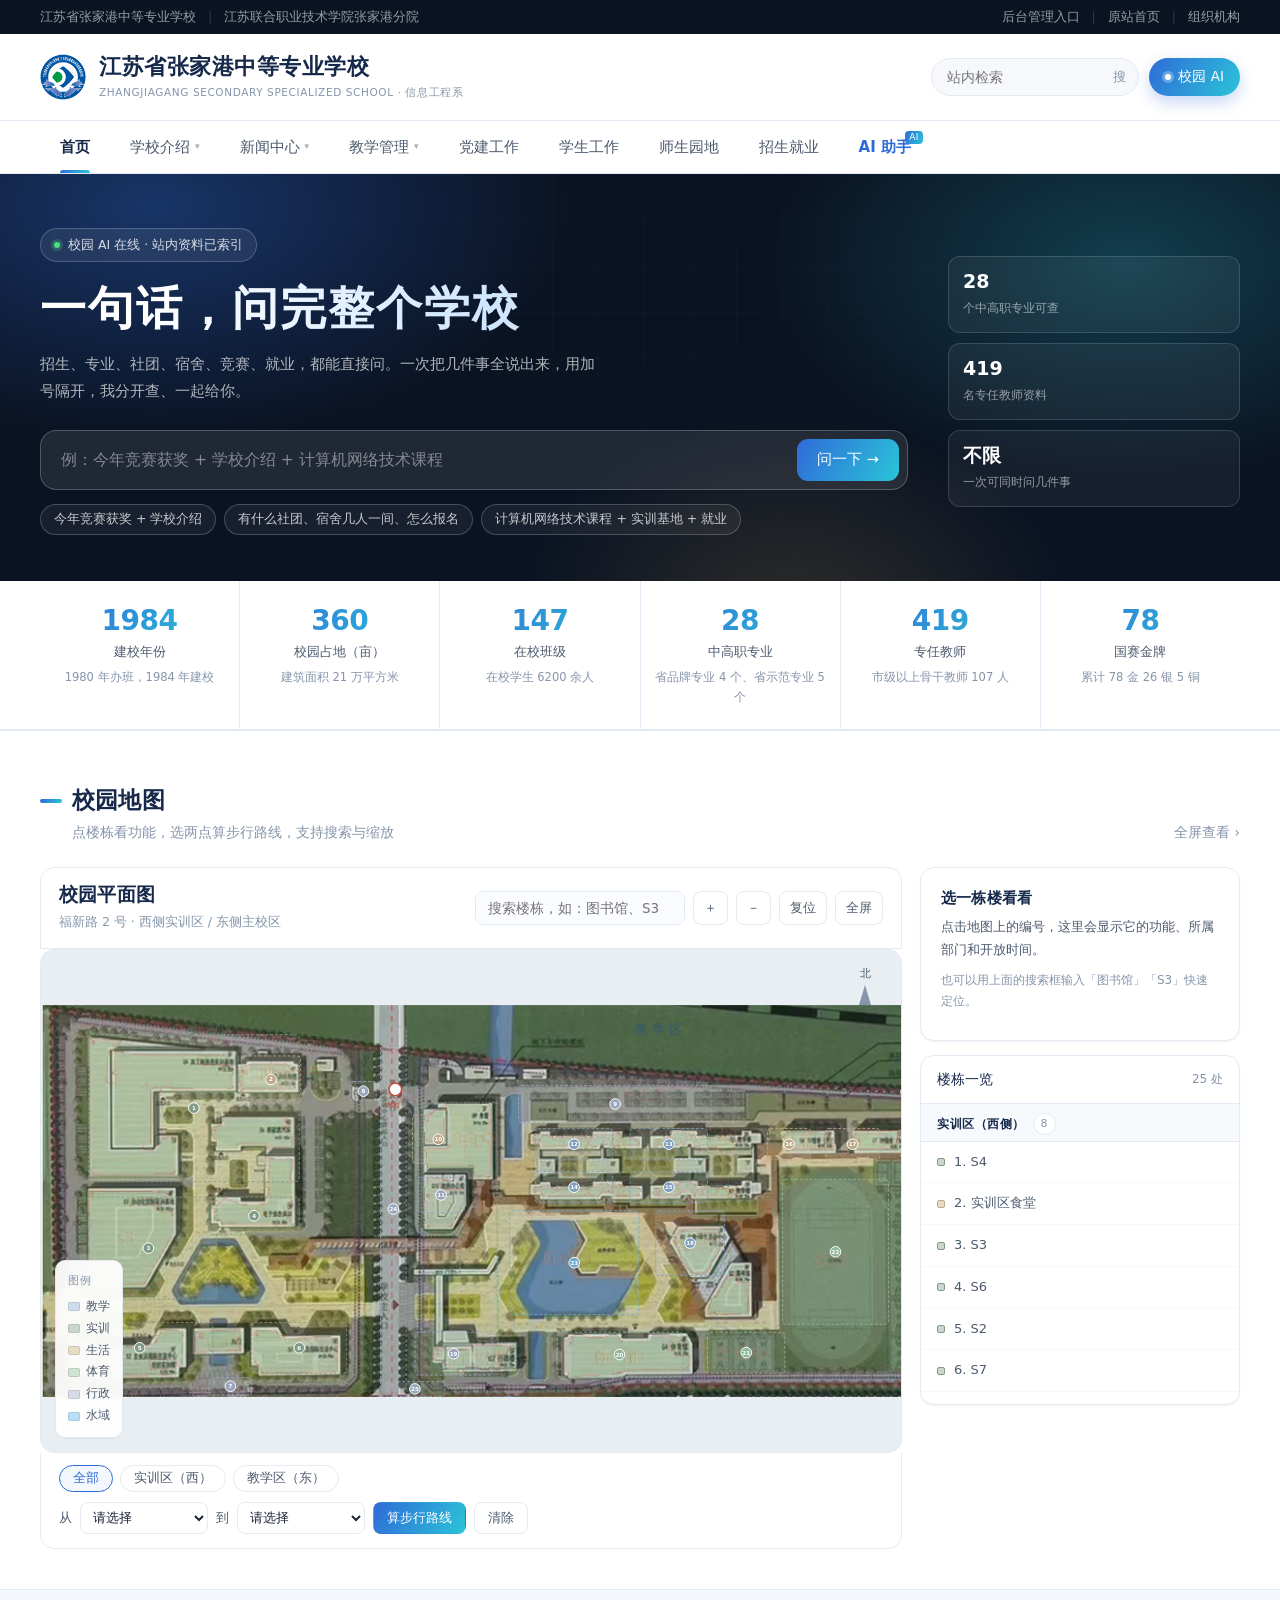
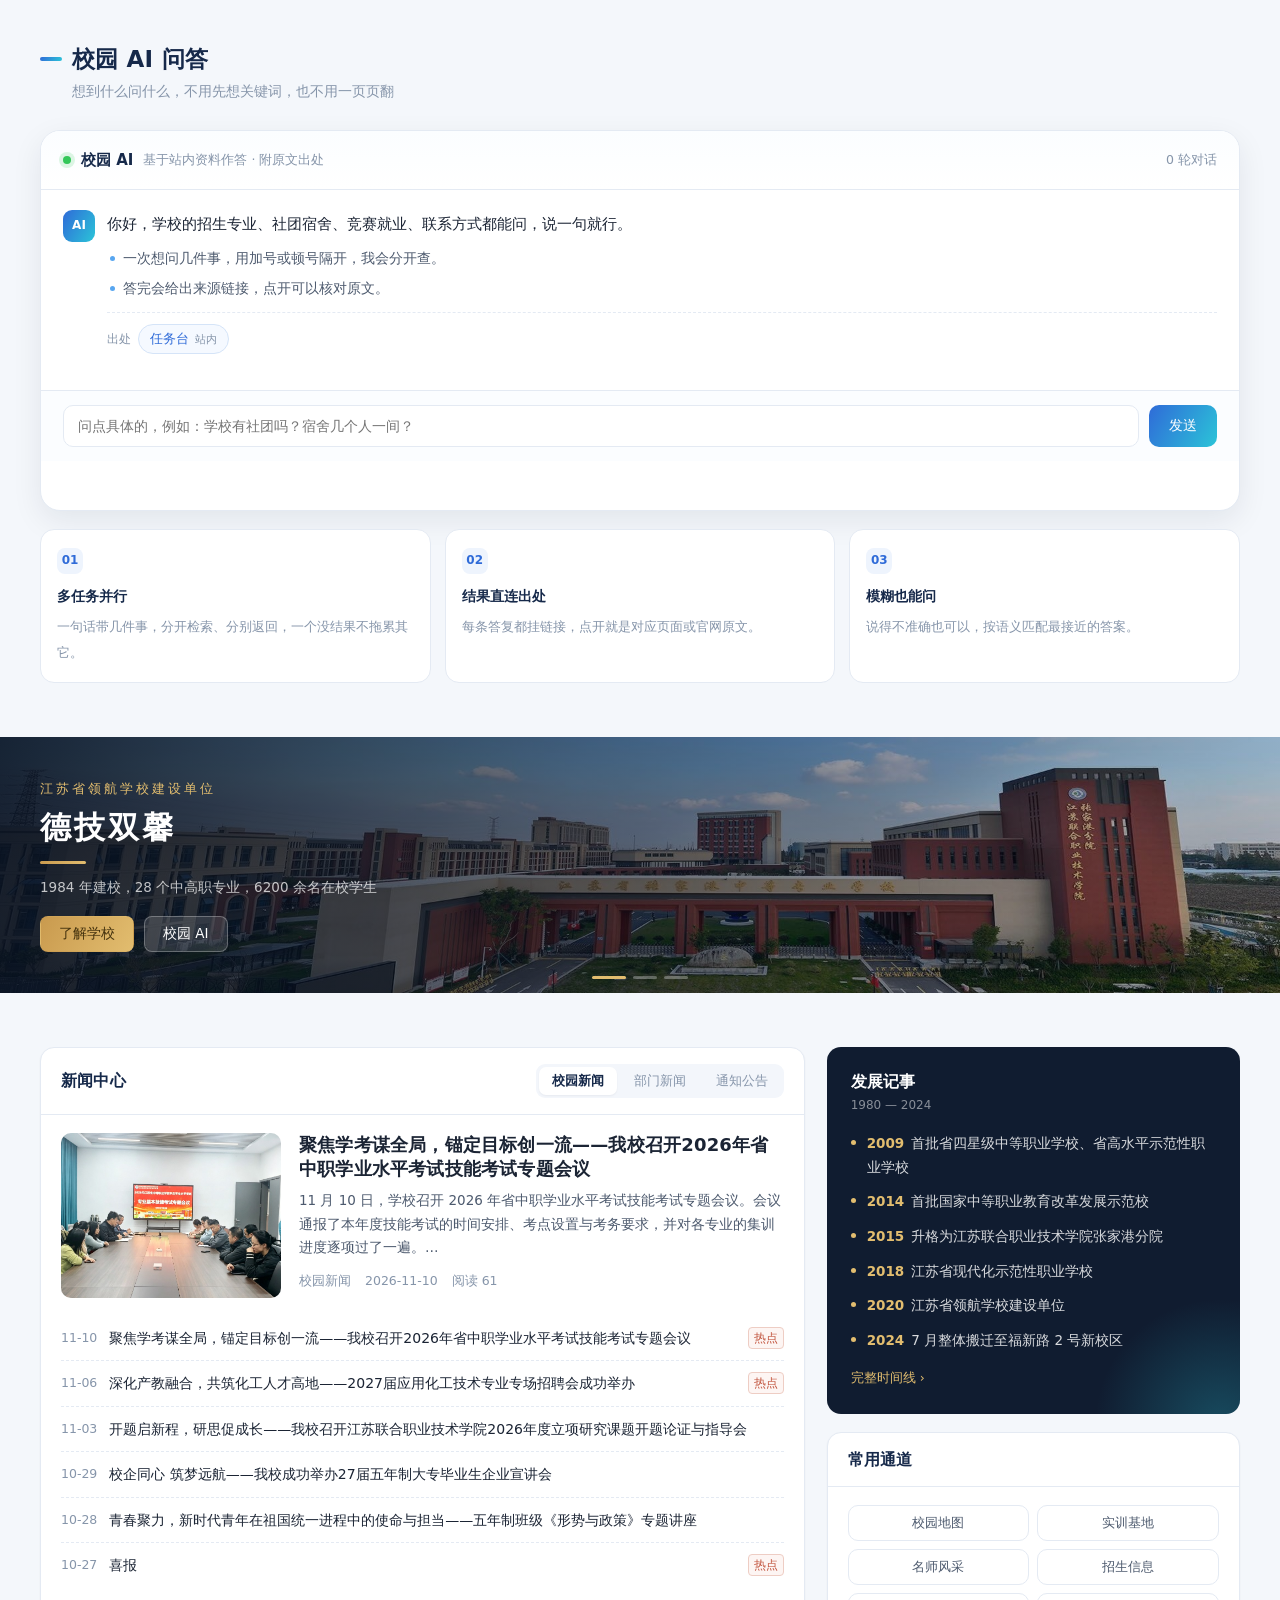
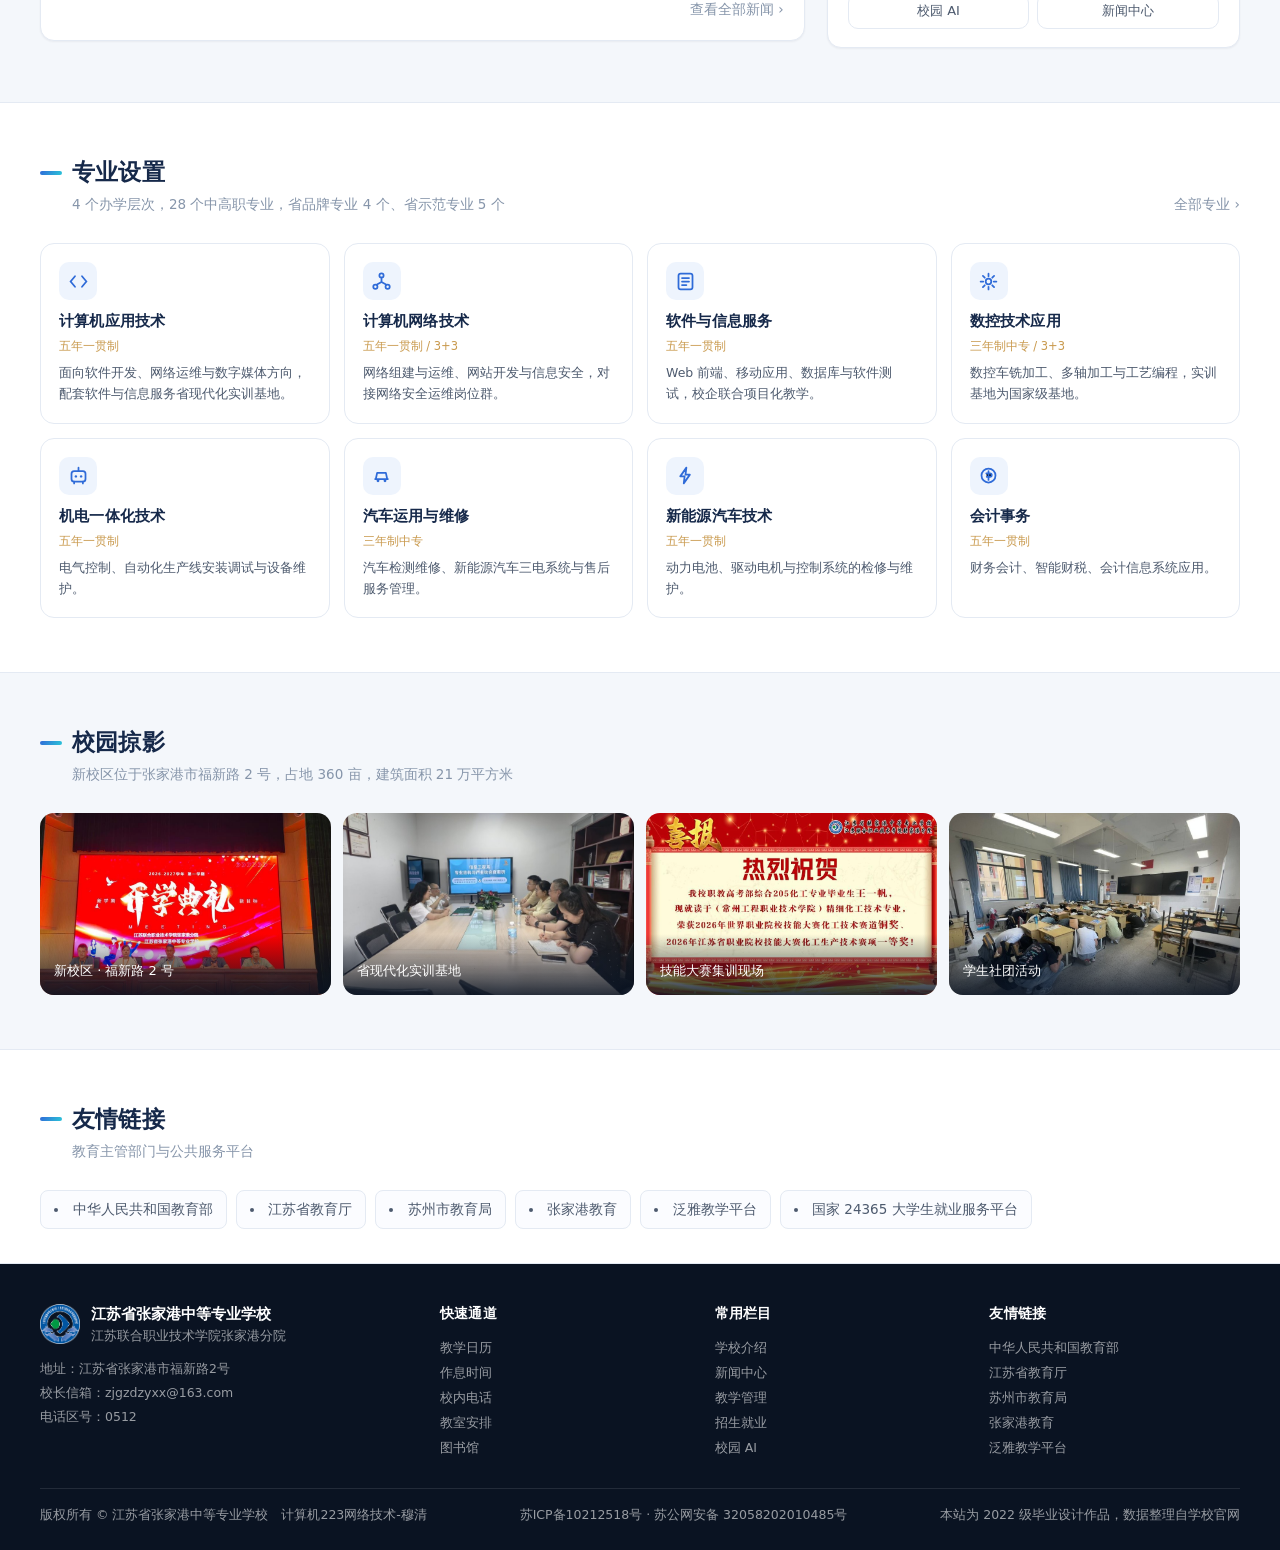
<file: index.html>
﻿<!DOCTYPE html>
<html lang="zh-CN">
<head>
<meta charset="UTF-8">
<meta name="viewport" content="width=device-width, initial-scale=1">
<title>江苏省张家港中等专业学校 · 校园 AI 门户</title>
<meta name="description" content="江苏省张家港中等专业学校门户网站。一句话问多件事，AI 一次检索全部返回，附原文出处。">
<link rel="icon" href="assets/icons/favicon.png" type="image/png">
<link rel="stylesheet" href="css/main.css">
<link rel="stylesheet" href="css/campus.css">
</head>
<body data-page="home">
<a class="skip" href="#main">跳到主要内容</a>

<div class="topbar" data-shell="top"></div>
<header class="masthead" data-shell="masthead"></header>
<nav class="nav" data-shell="nav"></nav>

<section class="ai-hero">
  <div class="wrap">
    <div class="ai-hero-grid">
      <div>
        <div class="ai-hero-badge"><em></em>校园 AI 在线 · 站内资料已索引</div>
        <h1>一句话，问完整个学校</h1>
        <p class="lead">招生、专业、社团、宿舍、竞赛、就业，都能直接问。一次把几件事全说出来，用加号隔开，我分开查、一起给你。</p>

        <form class="askbar" id="heroAsk" autocomplete="off">
          <input id="heroInput" type="text" placeholder="例：今年竞赛获奖 + 学校介绍 + 计算机网络技术课程">
          <button type="submit">问一下 →</button>
        </form>

        <div class="chips" id="heroChips"></div>
      </div>

      <div class="ai-hero-side">
        <div class="cell"><b>28</b><span>个中高职专业可查</span></div>
        <div class="cell"><b>419</b><span>名专任教师资料</span></div>
        <div class="cell"><b>不限</b><span>一次可同时问几件事</span></div>
      </div>
    </div>
  </div>
</section>

<section id="heroResult" style="display:none;background:#fff;border-bottom:1px solid var(--line)">
  <div class="wrap" style="padding:26px 0 30px">
    <div style="display:flex;align-items:center;gap:10px;margin-bottom:16px">
      <b style="font-size:15px;color:var(--ink-700)" id="heroResultTitle">检索结果</b>
      <span style="font-size:12.5px;color:var(--text-3)" id="heroResultMeta"></span>
      <a href="ai.html" style="margin-left:auto;font-size:13px;color:var(--blue)">在任务台打开 ↗</a>
    </div>
    <div id="heroResultList"></div>
  </div>
</section>

<main id="main">

  <section class="facts"><div class="wrap" data-facts></div></section>

  <section class="section section-map" id="campus">
    <div class="wrap" style="margin-bottom:22px">
      <div class="sec-head" style="margin-bottom:0">
        <div>
          <h2>校园地图</h2>
          <p>点楼栋看功能，选两点算步行路线，支持搜索与缩放</p>
        </div>
        <a class="sec-more" href="campus.html">全屏查看 ›</a>
      </div>
    </div>

    <div class="map-wrap">
      <div class="map-main">
        <div class="map-bar">
          <div class="map-title">
            <h1>校园平面图</h1>
            <span>福新路 2 号 · 西侧实训区 / 东侧主校区</span>
          </div>
          <div class="map-tools">
            <input id="mapSearch" type="search" placeholder="搜索楼栋，如：图书馆、S3">
            <button type="button" id="zoomIn" title="放大">＋</button>
            <button type="button" id="zoomOut" title="缩小">－</button>
            <button type="button" id="zoomReset" title="复位">复位</button>
            <button type="button" id="fullBtn" title="全屏">全屏</button>
          </div>
        </div>

        <div class="map-canvas" id="mapCanvas">
          <svg id="campusSvg" viewBox="0 0 1778 810" preserveAspectRatio="xMidYMid meet" role="img" aria-label="校园平面图">
            <defs id="svgDefs"></defs>
            <g id="layerGround"></g>
            <g id="layerRoads"></g>
            <g id="layerAreas"></g>
            <g id="layerBuildings"></g>
            <g id="layerLabels"></g>
            <g id="layerRoute"></g>
          </svg>
          <div class="map-tip" id="mapTip"></div>
          <div class="map-legend">
            <div class="lg-title">图例</div>
            <div class="lg-item"><i style="background:#cfdcec"></i>教学</div>
            <div class="lg-item"><i style="background:#cbd6cd"></i>实训</div>
            <div class="lg-item"><i style="background:#e8dcc6"></i>生活</div>
            <div class="lg-item"><i style="background:#cfe3d4"></i>体育</div>
            <div class="lg-item"><i style="background:#d6dce8"></i>行政</div>
            <div class="lg-item"><i style="background:#b9dff2"></i>水域</div>
          </div>
          <div class="map-north"><span>北</span><i></i></div>
        </div>

        <div class="map-bottom">
          <div class="chips-row" id="catChips"></div>
          <div class="route-row">
            <label>从</label>
            <select id="fromSel"></select>
            <label>到</label>
            <select id="toSel"></select>
            <button type="button" class="btn-mini primary" id="routeBtn">算步行路线</button>
            <button type="button" class="btn-mini" id="routeClear">清除</button>
            <span class="route-info" id="routeInfo"></span>
          </div>
        </div>
      </div>

      <aside class="map-side">
        <div class="side-card" id="detailCard">
          <div class="side-empty">
            <h3>选一栋楼看看</h3>
            <p>点击地图上的编号，这里会显示它的功能、所属部门和开放时间。</p>
            <p class="hint">也可以用上面的搜索框输入「图书馆」「S3」快速定位。</p>
          </div>
        </div>
        <div class="side-card list-card">
          <div class="list-hd">楼栋一览 <em id="listCount"></em></div>
          <div class="list-body" id="buildList"></div>
        </div>
      </aside>
    </div>
  </section>

  <section class="section">
    <div class="wrap">
      <div class="sec-head">
        <div>
          <h2>校园 AI 问答</h2>
          <p>想到什么问什么，不用先想关键词，也不用一页页翻</p>
        </div>
      </div>
      <div class="home-ai reveal">
        <div class="home-ai-hd">
          <span class="dot"></span>
          <b>校园 AI</b>
          <span>基于站内资料作答 · 附原文出处</span>
          <span class="right" id="chatCount">0 轮对话</span>
        </div>
        <div class="home-ai-bd" id="chatBody"></div>
        <div class="home-ai-ft">
          <input id="chatInput" type="text" placeholder="问点具体的，例如：学校有社团吗？宿舍几个人一间？">
          <button type="button" id="chatSend">发送</button>
        </div>
        <div style="padding:0 22px 18px"><div class="chips" id="chatChips" style="margin-top:0"></div></div>
      </div>

      <div class="caps">
        <div class="cap reveal"><span class="n">01</span><b>多任务并行</b><span>一句话带几件事，分开检索、分别返回，一个没结果不拖累其它。</span></div>
        <div class="cap reveal"><span class="n">02</span><b>结果直连出处</b><span>每条答复都挂链接，点开就是对应页面或官网原文。</span></div>
        <div class="cap reveal"><span class="n">03</span><b>模糊也能问</b><span>说得不准确也可以，按语义匹配最接近的答案。</span></div>
      </div>
    </div>
  </section>

  <section class="hero" data-hero></section>

  <section class="section">
    <div class="wrap cols-main">
      <div class="card reveal">
        <div class="card-hd">
          <h3>新闻中心</h3>
          <div class="tabs" data-news-tabs>
            <button class="on" data-c="校园新闻">校园新闻</button>
            <button data-c="部门新闻">部门新闻</button>
            <button data-c="通知公告">通知公告</button>
          </div>
        </div>
        <div class="card-bd">
          <div data-home-news style="margin-bottom:18px"></div>
          <div data-news-list></div>
          <div style="text-align:right;margin-top:8px"><a class="sec-more" href="news.html">查看全部新闻 ›</a></div>
        </div>
      </div>

      <div style="display:grid;gap:18px">
        <div class="road reveal">
          <h3>发展记事</h3>
          <p>1980 — 2024</p>
          <ul data-home-road></ul>
          <a href="school.html#dashiji" style="color:var(--gold-2);font-size:12.5px;position:relative;z-index:2">完整时间线 ›</a>
        </div>
        <div class="card reveal">
          <div class="card-hd"><h3>常用通道</h3></div>
          <div class="card-bd" style="display:grid;grid-template-columns:1fr 1fr;gap:8px">
            <a class="btn btn-line" style="height:36px;font-size:13px" href="campus.html">校园地图</a>
            <a class="btn btn-line" style="height:36px;font-size:13px" href="teach.html#shixun">实训基地</a>
            <a class="btn btn-line" style="height:36px;font-size:13px" href="teacher.html">名师风采</a>
            <a class="btn btn-line" style="height:36px;font-size:13px" href="admit.html">招生信息</a>
            <a class="btn btn-line" style="height:36px;font-size:13px" href="ai.html">校园 AI</a>
            <a class="btn btn-line" style="height:36px;font-size:13px" href="news.html">新闻中心</a>
          </div>
        </div>
      </div>
    </div>
  </section>

  <section class="section alt">
    <div class="wrap">
      <div class="sec-head">
        <div>
          <h2>专业设置</h2>
          <p>4 个办学层次，28 个中高职专业，省品牌专业 4 个、省示范专业 5 个</p>
        </div>
        <a class="sec-more" href="teach.html#zhuanye">全部专业 ›</a>
      </div>
      <div class="major-grid" data-home-majors></div>
    </div>
  </section>

  <section class="section">
    <div class="wrap">
      <div class="sec-head">
        <div>
          <h2>校园掠影</h2>
          <p>新校区位于张家港市福新路 2 号，占地 360 亩，建筑面积 21 万平方米</p>
        </div>
      </div>
      <div class="gallery" data-home-gallery></div>
    </div>
  </section>

  <section class="section alt" style="padding-bottom:34px">
    <div class="wrap">
      <div class="sec-head"><div><h2>友情链接</h2><p>教育主管部门与公共服务平台</p></div></div>
      <div class="tag-list" id="links"></div>
    </div>
  </section>

</main>

<footer class="footer" data-shell="footer"></footer>

<script src="js/data.js"></script>
<script src="js/sync.js"></script>
<script src="js/knowledge.js"></script>
<script src="js/brain.js"></script>
<script src="js/main.js"></script>
<script src="js/campus.js"></script>
<script src="js/home-ai.js"></script>
<script>
(function () {
  var box = document.getElementById("links");
  if (box) {
    box.innerHTML = LINKS.map(function (x) {
      return '<li><a href="' + x.u + '" target="_blank" rel="noopener">' + x.n + '</a></li>';
    }).join("");
  }
})();
</script>
</body>
</html>
</file>
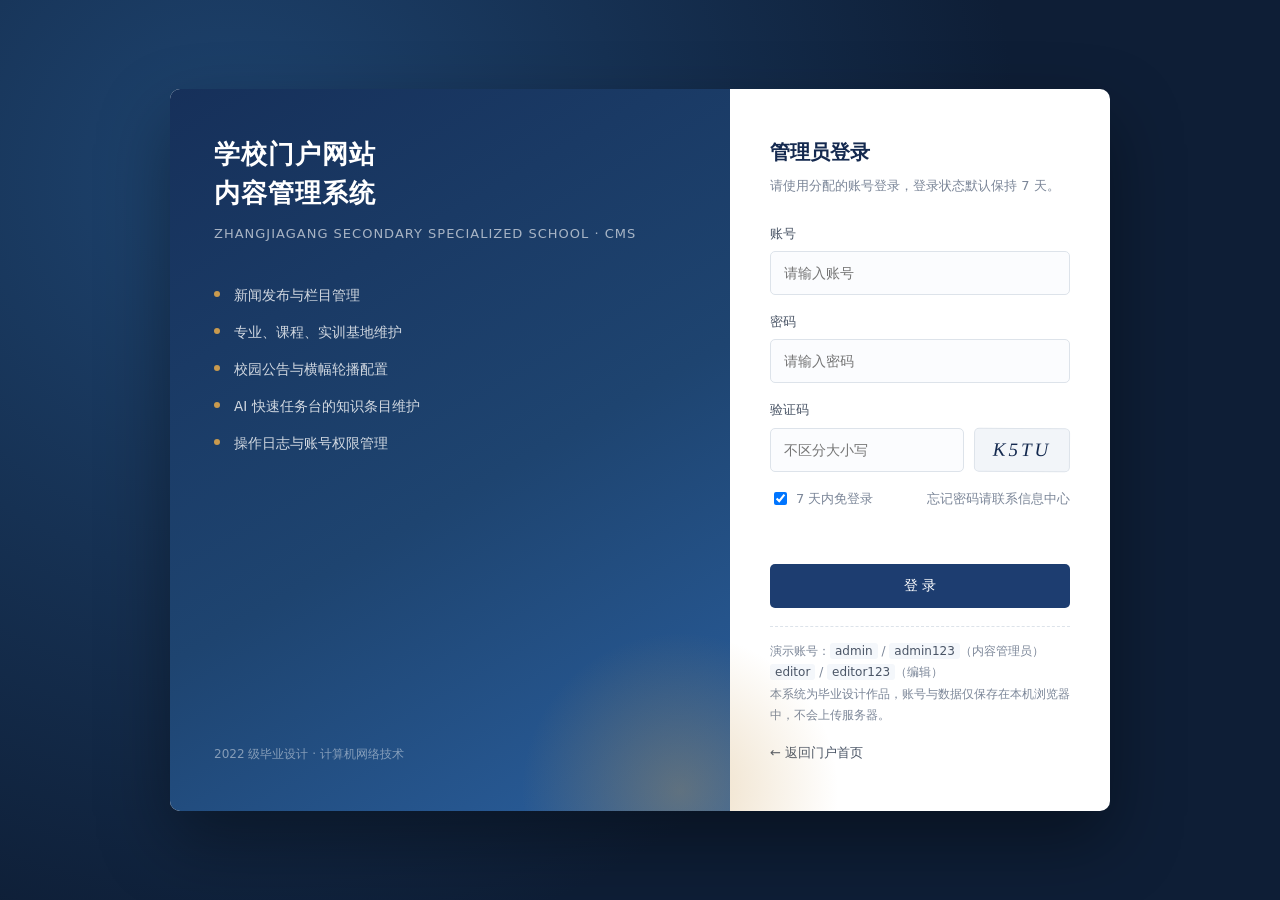
<file: admin/index.html>
<!DOCTYPE html>
<html lang="zh-CN">
<head>
<meta charset="UTF-8">
<meta name="viewport" content="width=device-width, initial-scale=1">
<title>后台登录 · 江苏省张家港中等专业学校</title>
<link rel="icon" href="../assets/icons/favicon.png" type="image/png">
<link rel="stylesheet" href="css/admin.css">
</head>
<body>

<div class="login-wrap">
  <div class="login-card">
    <div class="login-left">
      <div>
        <h1>学校门户网站<br>内容管理系统</h1>
        <div class="sub">ZHANGJIAGANG SECONDARY SPECIALIZED SCHOOL · CMS</div>
        <ul class="list">
          <li>新闻发布与栏目管理</li>
          <li>专业、课程、实训基地维护</li>
          <li>校园公告与横幅轮播配置</li>
          <li>AI 快速任务台的知识条目维护</li>
          <li>操作日志与账号权限管理</li>
        </ul>
      </div>
      <div class="foot">2022 级毕业设计 · 计算机网络技术</div>
    </div>

    <div class="login-form">
      <h2>管理员登录</h2>
      <p class="tip">请使用分配的账号登录，登录状态默认保持 7 天。</p>

      <form id="loginForm" autocomplete="off">
        <div class="field">
          <label for="acc">账号</label>
          <input id="acc" name="acc" type="text" placeholder="请输入账号" autocomplete="username">
        </div>
        <div class="field">
          <label for="pwd">密码</label>
          <input id="pwd" name="pwd" type="password" placeholder="请输入密码" autocomplete="current-password">
        </div>
        <div class="field">
          <label for="code">验证码</label>
          <div class="row">
            <input id="code" name="code" type="text" placeholder="不区分大小写" maxlength="4">
            <div class="captcha" id="captcha" title="点击刷新"></div>
          </div>
        </div>

        <div class="row-between">
          <label><input type="checkbox" id="remember" checked> 7 天内免登录</label>
          <span style="color:#7b8698">忘记密码请联系信息中心</span>
        </div>

        <p class="err" id="err"></p>
        <button class="btn btn-primary btn-full" type="submit">登 录</button>
      </form>

      <div class="note">
        演示账号：<b>admin</b> / <b>admin123</b>（内容管理员）　<b>editor</b> / <b>editor123</b>（编辑）<br>
        本系统为毕业设计作品，账号与数据仅保存在本机浏览器中，不会上传服务器。
      </div>
      <div style="margin-top:14px"><a href="../index.html" style="font-size:13px;color:#4a5566">← 返回门户首页</a></div>
    </div>
  </div>
</div>

<script>
(function () {
  "use strict";

  var KEY_ACC = "mq_admin_accounts";
  var KEY_SESSION = "mq_admin_session";

  var DEFAULT_ACCOUNTS = [
    { u: "admin", p: "admin123", n: "系统管理员", r: "超级管理员", d: "信息中心" },
    { u: "editor", p: "editor123", n: "内容编辑", r: "编辑", d: "信息工程系" }
  ];

  function readAccounts() {
    try {
      var raw = localStorage.getItem(KEY_ACC);
      if (!raw) return DEFAULT_ACCOUNTS.slice();
      var arr = JSON.parse(raw);
      return Array.isArray(arr) && arr.length ? arr : DEFAULT_ACCOUNTS.slice();
    } catch (e) {
      return DEFAULT_ACCOUNTS.slice();
    }
  }

  function saveAccounts(arr) {
    try { localStorage.setItem(KEY_ACC, JSON.stringify(arr)); } catch (e) {}
  }

  function hasSession() {
    try {
      var raw = localStorage.getItem(KEY_SESSION);
      if (!raw) return false;
      var s = JSON.parse(raw);
      if (!s || !s.u) return false;
      if (s.exp && Date.now() > s.exp) { localStorage.removeItem(KEY_SESSION); return false; }
      return true;
    } catch (e) {
      return false;
    }
  }

  var code = "";
  function newCode() {
    var pool = "ABCDEFGHJKLMNPQRSTUVWXY3456789";
    code = "";
    for (var i = 0; i < 4; i++) code += pool[Math.floor(Math.random() * pool.length)];
    var el = document.getElementById("captcha");
    el.textContent = code;
    el.style.transform = "rotate(" + (Math.random() * 8 - 4).toFixed(1) + "deg)";
  }

  document.getElementById("captcha").addEventListener("click", newCode);
  newCode();

  if (!localStorage.getItem(KEY_ACC)) saveAccounts(DEFAULT_ACCOUNTS);

  if (hasSession()) {
    location.replace("dashboard.html");
    return;
  }

  var err = document.getElementById("err");

  document.getElementById("loginForm").addEventListener("submit", function (e) {
    e.preventDefault();
    err.textContent = "";
    var acc = document.getElementById("acc").value.trim();
    var pwd = document.getElementById("pwd").value;
    var cd = document.getElementById("code").value.trim().toUpperCase();

    if (!acc) { err.textContent = "请输入账号"; return; }
    if (!pwd) { err.textContent = "请输入密码"; return; }
    if (!cd) { err.textContent = "请输入验证码"; return; }
    if (cd !== code) { err.textContent = "验证码不正确"; newCode(); document.getElementById("code").value = ""; return; }

    var list = readAccounts();
    var hit = null;
    for (var i = 0; i < list.length; i++) {
      if (list[i].u === acc && list[i].p === pwd) { hit = list[i]; break; }
    }
    if (!hit) {
      err.textContent = "账号或密码错误，请重新输入";
      newCode();
      document.getElementById("code").value = "";
      return;
    }

    var remember = document.getElementById("remember").checked;
    var session = {
      u: hit.u,
      n: hit.n,
      r: hit.r,
      d: hit.d,
      at: Date.now(),
      exp: remember ? Date.now() + 7 * 24 * 3600 * 1000 : Date.now() + 12 * 3600 * 1000
    };
    try {
      localStorage.setItem(KEY_SESSION, JSON.stringify(session));
      if (!remember) sessionStorage.setItem("mq_admin_session_tmp", "1");
    } catch (e2) {}

    location.replace("dashboard.html");
  });
})();
</script>
</body>
</html>
</file>
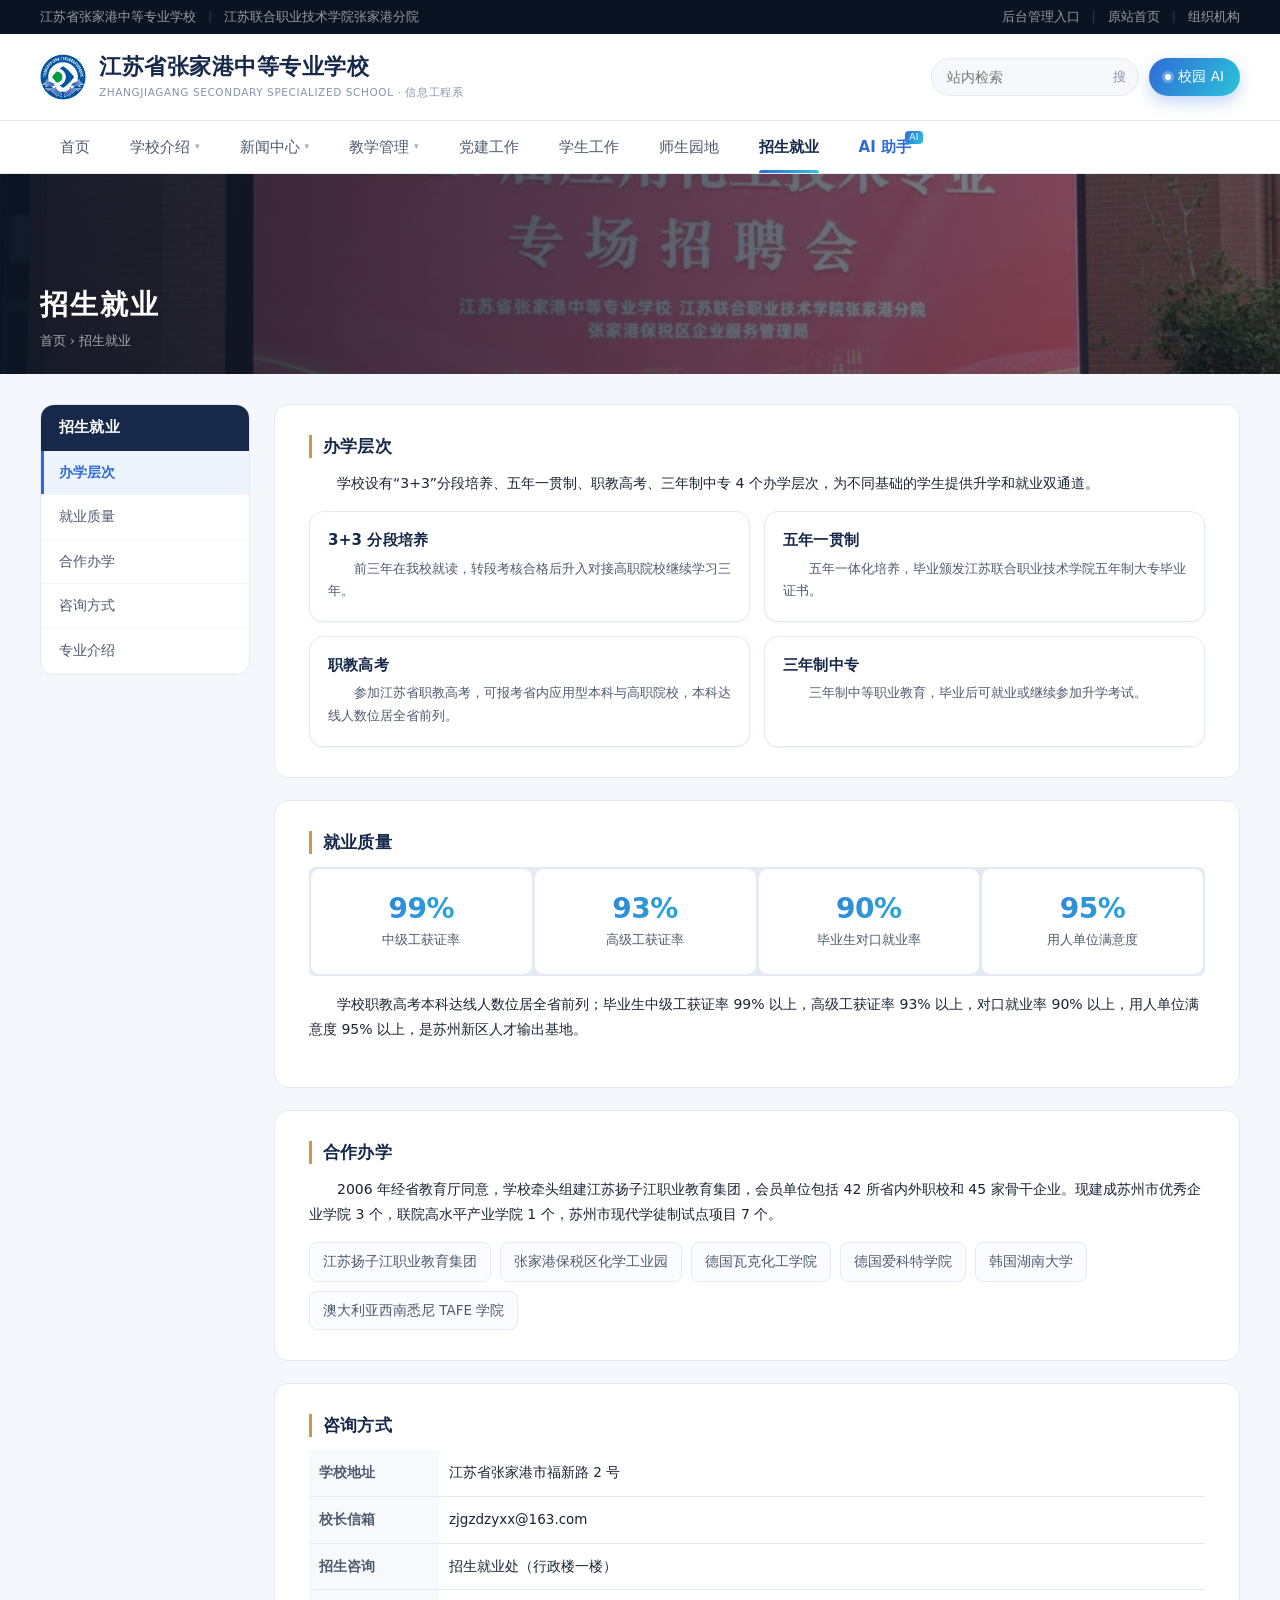
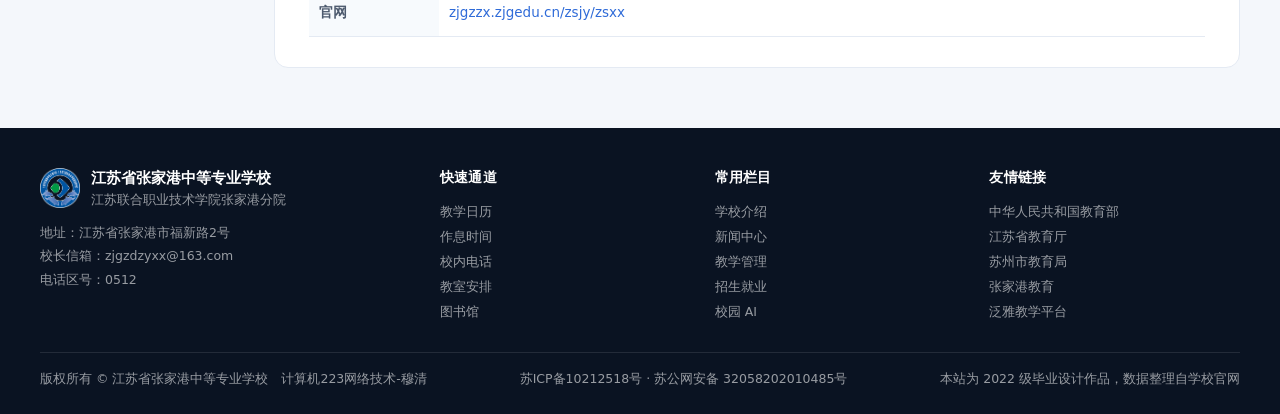
<file: admit.html>
<!DOCTYPE html>
<html lang="zh-CN">
<head>
<meta charset="UTF-8">
<meta name="viewport" content="width=device-width, initial-scale=1">
<title>招生就业 · 江苏省张家港中等专业学校</title>
<link rel="icon" href="assets/icons/favicon.png" type="image/png">
<link rel="stylesheet" href="css/main.css">
</head>
<body data-page="admit">
<div class="topbar" data-shell="top"></div>
<header class="masthead" data-shell="masthead"></header>
<nav class="nav" data-shell="nav"></nav>

<section class="page-hd" style="background-image:url(assets/images/news-02.jpg)">
  <div class="wrap">
    <h1>招生就业</h1>
    <div class="crumb"><a href="index.html">首页</a> › 招生就业</div>
  </div>
</section>

<div class="wrap layout">
  <aside class="side">
    <h3>招生就业</h3>
    <a class="on" href="#cengci">办学层次</a>
    <a href="#jiuye">就业质量</a>
    <a href="#hezuo">合作办学</a>
    <a href="#lianxi">咨询方式</a>
    <a href="teach.html#zhuanye">专业介绍</a>
  </aside>

  <main>
    <section class="article" id="cengci">
      <div class="block">
        <h3>办学层次</h3>
        <p style="color:var(--ink-2);font-size:14px">学校设有“3+3”分段培养、五年一贯制、职教高考、三年制中专 4 个办学层次，为不同基础的学生提供升学和就业双通道。</p>
        <div style="display:grid;grid-template-columns:1fr 1fr;gap:14px" data-levels></div>
      </div>
    </section>

    <section class="article" id="jiuye" style="margin-top:22px">
      <div class="block">
        <h3>就业质量</h3>
        <div style="display:grid;grid-template-columns:repeat(4,1fr);gap:1px;background:var(--line);border:1px solid var(--line);border-radius:6px;overflow:hidden" data-numbers></div>
        <p style="margin-top:16px;color:var(--ink-2);font-size:14px">学校职教高考本科达线人数位居全省前列；毕业生中级工获证率 99% 以上，高级工获证率 93% 以上，对口就业率 90% 以上，用人单位满意度 95% 以上，是苏州新区人才输出基地。</p>
      </div>
    </section>

    <section class="article" id="hezuo" style="margin-top:22px">
      <div class="block">
        <h3>合作办学</h3>
        <p style="color:var(--ink-2);font-size:14px">2006 年经省教育厅同意，学校牵头组建江苏扬子江职业教育集团，会员单位包括 42 所省内外职校和 45 家骨干企业。现建成苏州市优秀企业学院 3 个，联院高水平产业学院 1 个，苏州市现代学徒制试点项目 7 个。</p>
        <ul class="tag-list" data-partners></ul>
      </div>
    </section>

    <section class="article" id="lianxi" style="margin-top:22px">
      <div class="block">
        <h3>咨询方式</h3>
        <table class="table">
          <tbody>
            <tr><th style="width:130px">学校地址</th><td>江苏省张家港市福新路 2 号</td></tr>
            <tr><th>校长信箱</th><td>zjgzdzyxx@163.com</td></tr>
            <tr><th>招生咨询</th><td>招生就业处（行政楼一楼）</td></tr>
            <tr><th>官网</th><td><a href="https://zjgzzx.zjgedu.cn/zsjy/zsxx" target="_blank" rel="noopener" style="color:var(--blue)">zjgzzx.zjgedu.cn/zsjy/zsxx</a></td></tr>
          </tbody>
        </table>
      </div>
    </section>
  </main>
</div>

<footer class="footer" data-shell="footer"></footer>
<script src="js/data.js"></script>
<script src="js/sync.js"></script>
<script src="js/main.js"></script>
</body>
</html>
</file>
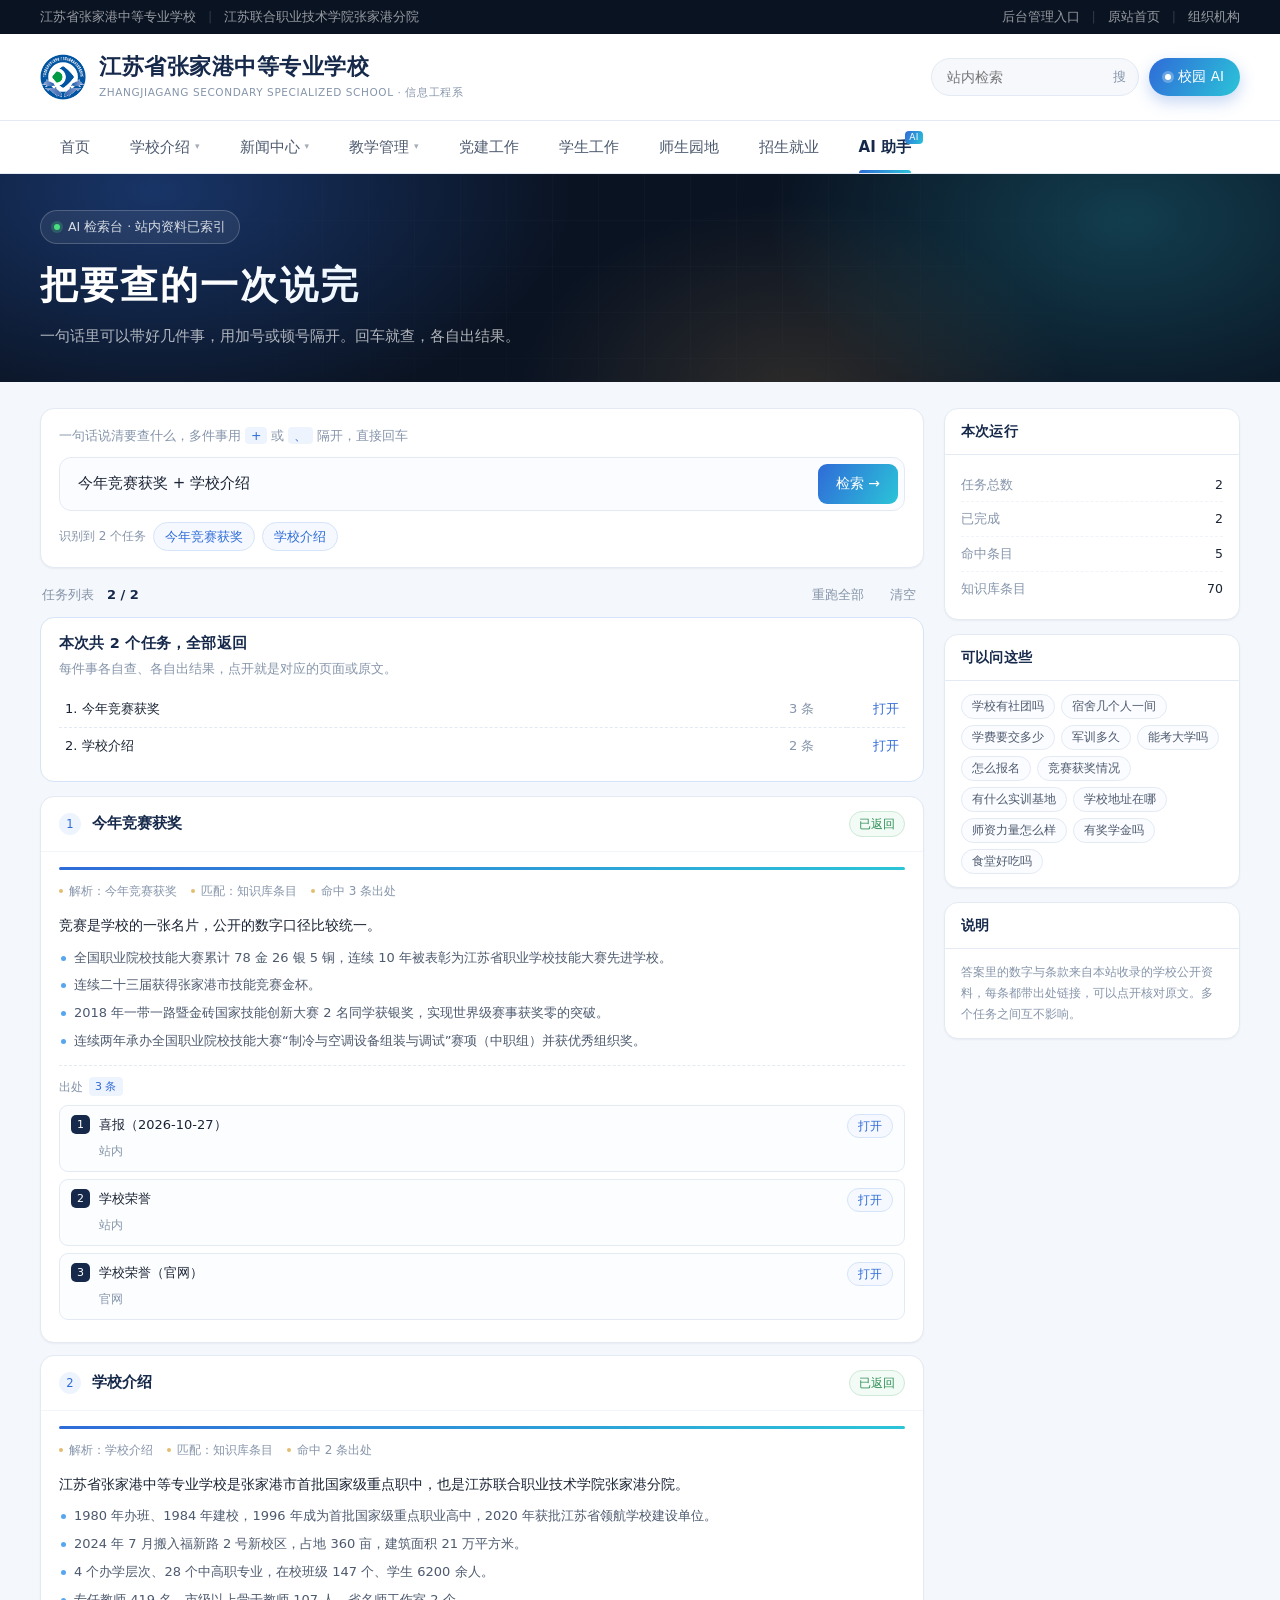
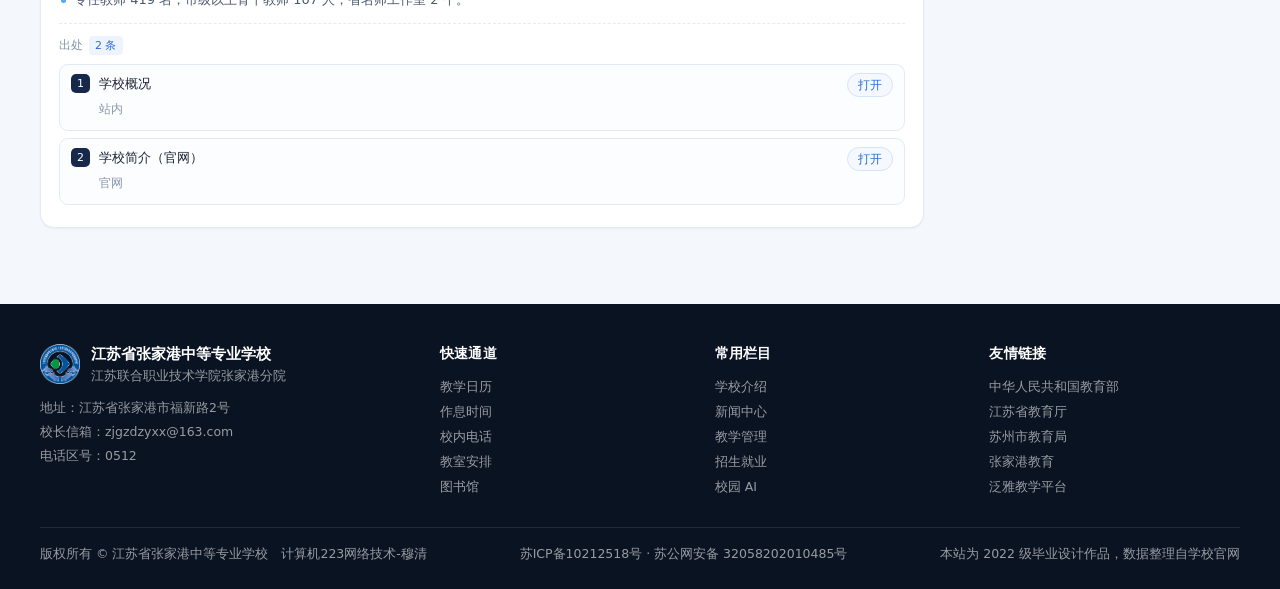
<file: ai.html>
<!DOCTYPE html>
<html lang="zh-CN">
<head>
<meta charset="UTF-8">
<meta name="viewport" content="width=device-width, initial-scale=1">
<title>校园 AI · 江苏省张家港中等专业学校</title>
<meta name="description" content="一句话说清要查什么，多件事一起问，分开检索后一次返回，附原文出处。">
<link rel="icon" href="assets/icons/favicon.png" type="image/png">
<link rel="stylesheet" href="css/main.css">
<link rel="stylesheet" href="css/ai.css">
</head>
<body class="ai-page" data-page="ai">
<div class="topbar" data-shell="top"></div>
<header class="masthead" data-shell="masthead"></header>
<nav class="nav" data-shell="nav"></nav>

<section class="ai-hero" style="padding:36px 0 32px">
  <div class="wrap">
    <div class="ai-hero-badge"><em></em>AI 检索台 · 站内资料已索引</div>
    <h1 style="font-size:clamp(26px,3vw,38px)">把要查的一次说完</h1>
    <p class="lead">一句话里可以带好几件事，用加号或顿号隔开。回车就查，各自出结果。</p>
  </div>
</section>

<div class="wrap console">
  <div class="console-grid">
    <div>
      <div class="console-bar">
        <div class="hint">
          <span>一句话说清要查什么，多件事用 <b>+</b> 或 <b>、</b> 隔开，直接回车</span>
        </div>
        <form class="console-input" id="askForm" autocomplete="off">
          <input id="askInput" type="text" placeholder="例：今年竞赛获奖 + 学校介绍 + 宿舍几人一间 + 怎么报名">
          <button type="submit">检索 →</button>
        </form>
        <div class="split-preview" id="splitPreview"><span class="lb">识别到的任务会显示在这里</span></div>
      </div>

      <div class="console-tools">
        <span>任务列表　<b id="doneCount">0 / 0</b></span>
        <div class="acts">
          <button type="button" id="reRun">重跑全部</button>
          <button type="button" id="clearAll">清空</button>
        </div>
      </div>

      <div id="batchBox"></div>
      <div id="taskList"></div>
    </div>

    <aside class="ai-side">
      <div class="panel">
        <h3>本次运行</h3>
        <div class="bd">
          <div class="kv"><span>任务总数</span><b id="stTotal">0</b></div>
          <div class="kv"><span>已完成</span><b id="stDone">0</b></div>
          <div class="kv"><span>命中条目</span><b id="stRefs">0</b></div>
          <div class="kv"><span>知识库条目</span><b id="stKb">0</b></div>
        </div>
      </div>

      <div class="panel">
        <h3>可以问这些</h3>
        <div class="bd">
          <div class="topic-grid" id="topics"></div>
        </div>
      </div>

      <div class="panel">
        <h3>说明</h3>
        <div class="bd">
          <p class="note">答案里的数字与条款来自本站收录的学校公开资料，每条都带出处链接，可以点开核对原文。多个任务之间互不影响。</p>
        </div>
      </div>
    </aside>
  </div>
</div>

<footer class="footer" data-shell="footer"></footer>

<script src="js/data.js"></script>
<script src="js/sync.js"></script>
<script src="js/knowledge.js"></script>
<script src="js/brain.js"></script>
<script src="js/main.js"></script>
<script src="js/ai.js"></script>
</body>
</html>
</file>
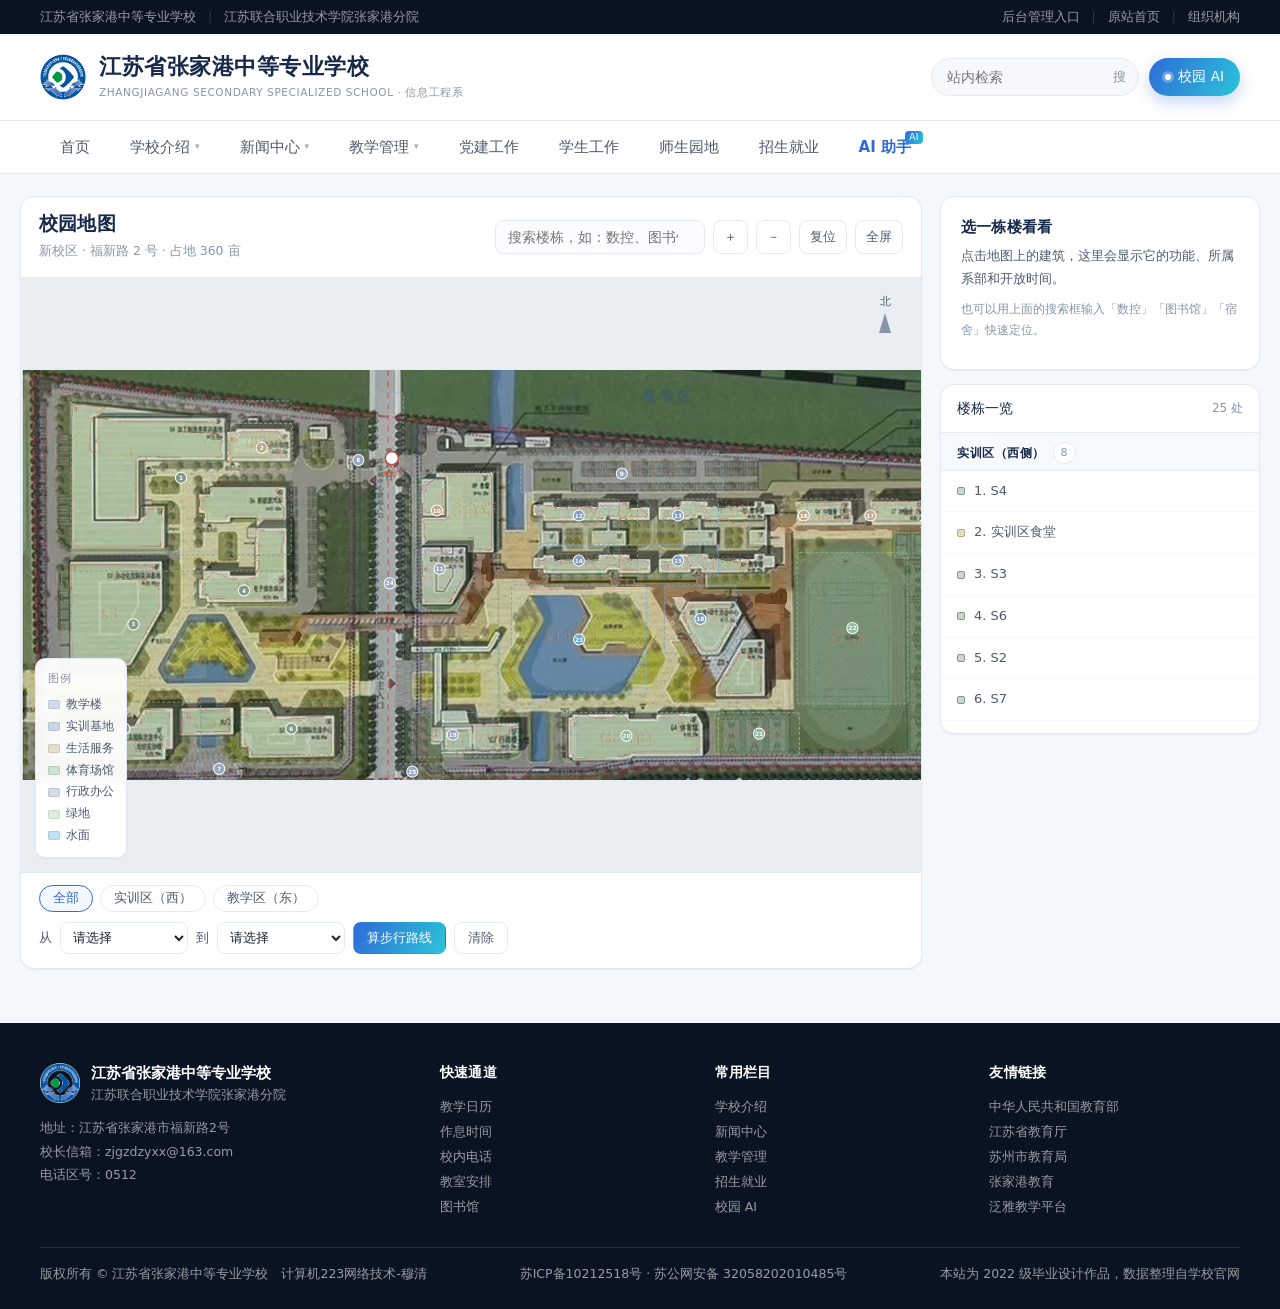
<file: campus.html>
﻿<!DOCTYPE html>
<html lang="zh-CN">
<head>
<meta charset="UTF-8">
<meta name="viewport" content="width=device-width, initial-scale=1">
<title>校园地图 · 江苏省张家港中等专业学校</title>
<meta name="description" content="可交互校园平面图：找楼、看功能、算步行路线。">
<link rel="icon" href="assets/icons/favicon.png" type="image/png">
<link rel="stylesheet" href="css/main.css">
<link rel="stylesheet" href="css/campus.css">
</head>
<body data-page="campus">
<div class="topbar" data-shell="top"></div>
<header class="masthead" data-shell="masthead"></header>
<nav class="nav" data-shell="nav"></nav>

<div class="map-wrap">
  <div class="map-main">
    <div class="map-bar">
      <div class="map-title">
        <h1>校园地图</h1>
        <span>新校区 · 福新路 2 号 · 占地 360 亩</span>
      </div>
      <div class="map-tools">
        <input id="mapSearch" type="search" placeholder="搜索楼栋，如：数控、图书馆">
        <button type="button" id="zoomIn" title="放大">＋</button>
        <button type="button" id="zoomOut" title="缩小">－</button>
        <button type="button" id="zoomReset" title="复位">复位</button>
        <button type="button" id="fullBtn" title="全屏">全屏</button>
      </div>
    </div>

    <div class="map-canvas" id="mapCanvas">
      <svg id="campusSvg" viewBox="0 0 1778 810" preserveAspectRatio="xMidYMid meet" role="img" aria-label="校园平面图">
        <defs id="svgDefs"></defs>
        <g id="layerGround"></g>
        <g id="layerRoads"></g>
        <g id="layerAreas"></g>
        <g id="layerBuildings"></g>
        <g id="layerLabels"></g>
        <g id="layerRoute"></g>
      </svg>
      <div class="map-tip" id="mapTip"></div>
      <div class="map-legend">
        <div class="lg-title">图例</div>
        <div class="lg-item"><i style="background:#cfdcec"></i>教学楼</div>
        <div class="lg-item"><i style="background:#c9d8e8"></i>实训基地</div>
        <div class="lg-item"><i style="background:#e6ddcc"></i>生活服务</div>
        <div class="lg-item"><i style="background:#cfe3d4"></i>体育场馆</div>
        <div class="lg-item"><i style="background:#d6dce8"></i>行政办公</div>
        <div class="lg-item"><i style="background:#dcefdc"></i>绿地</div>
        <div class="lg-item"><i style="background:#bfe4f5"></i>水面</div>
      </div>
      <div class="map-north"><span>北</span><i></i></div>
    </div>

    <div class="map-bottom">
      <div class="chips-row" id="catChips"></div>
      <div class="route-row">
        <label>从</label>
        <select id="fromSel"></select>
        <label>到</label>
        <select id="toSel"></select>
        <button type="button" class="btn-mini primary" id="routeBtn">算步行路线</button>
        <button type="button" class="btn-mini" id="routeClear">清除</button>
        <span class="route-info" id="routeInfo"></span>
      </div>
    </div>
  </div>

  <aside class="map-side">
    <div class="side-card" id="detailCard">
      <div class="side-empty">
        <h3>选一栋楼看看</h3>
        <p>点击地图上的建筑，这里会显示它的功能、所属系部和开放时间。</p>
        <p class="hint">也可以用上面的搜索框输入「数控」「图书馆」「宿舍」快速定位。</p>
      </div>
    </div>
    <div class="side-card list-card">
      <div class="list-hd">楼栋一览 <em id="listCount"></em></div>
      <div class="list-body" id="buildList"></div>
    </div>
  </aside>
</div>

<footer class="footer" data-shell="footer"></footer>

<script src="js/data.js"></script>
<script src="js/sync.js"></script>
<script src="js/main.js"></script>
<script src="js/campus.js"></script>
</body>
</html>
</file>
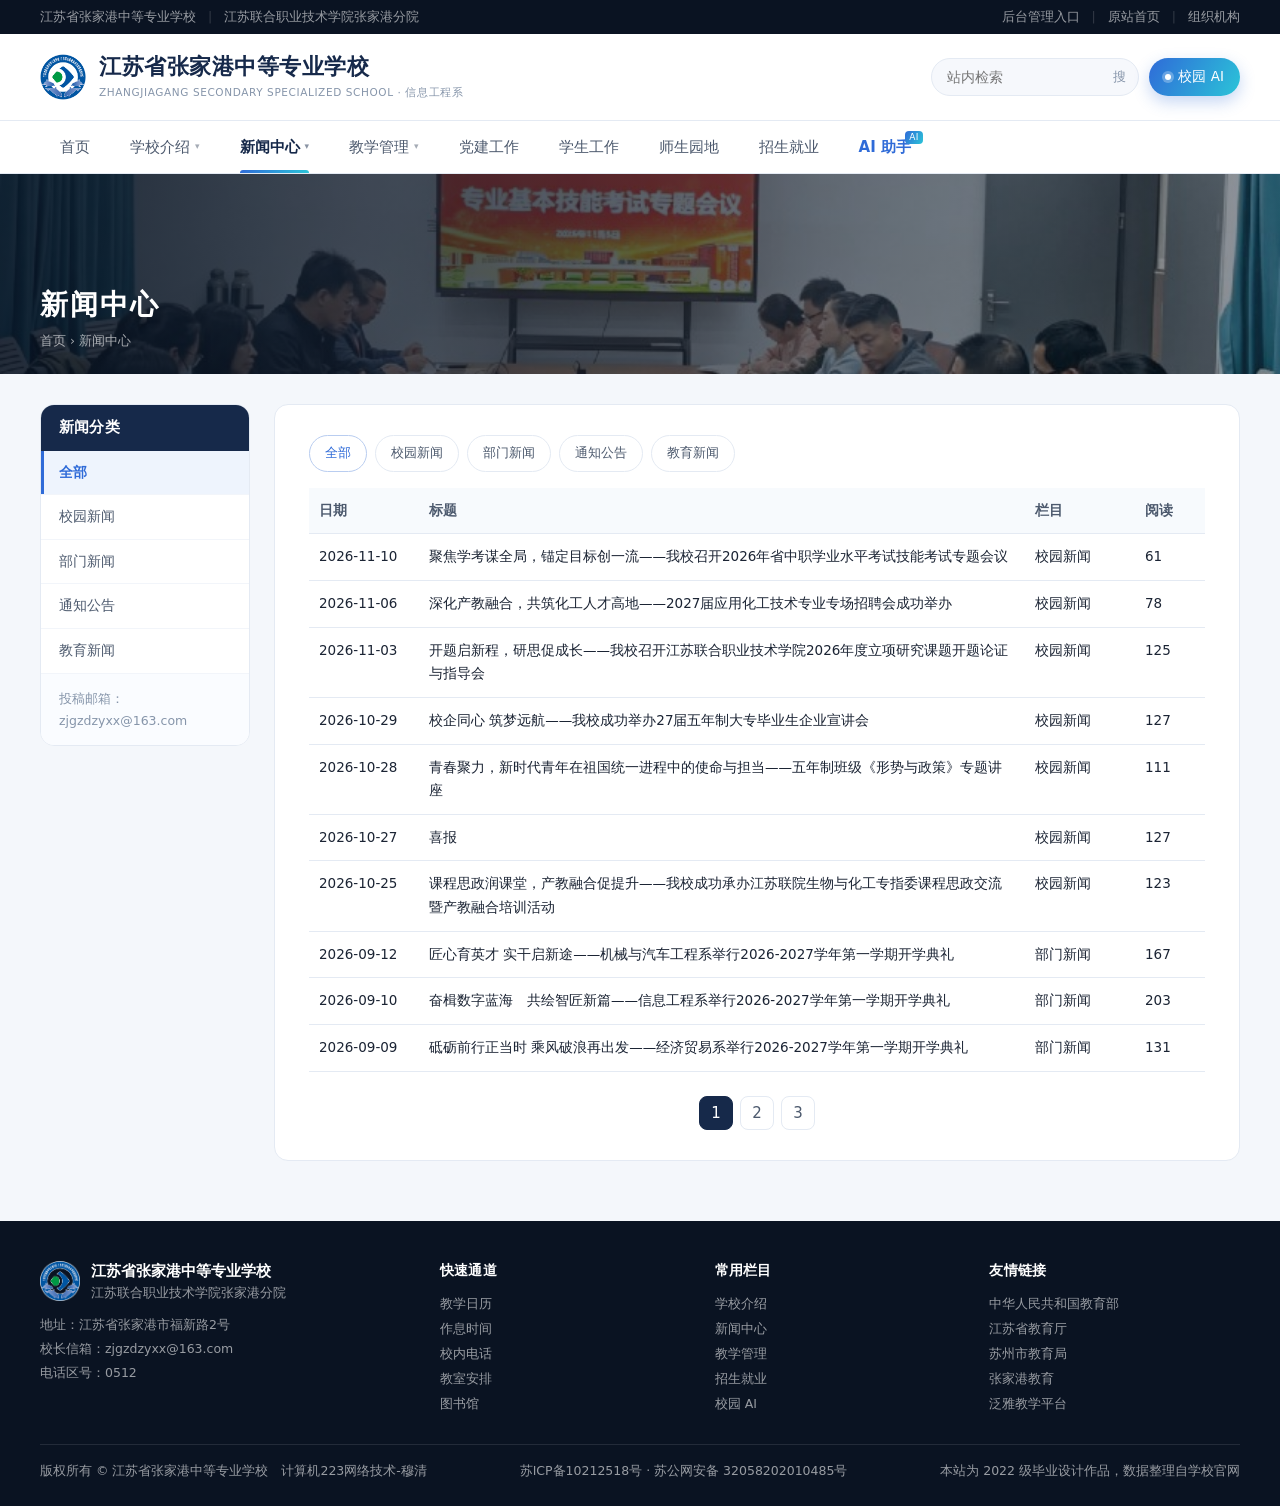
<file: news.html>
<!DOCTYPE html>
<html lang="zh-CN">
<head>
<meta charset="UTF-8">
<meta name="viewport" content="width=device-width, initial-scale=1">
<title>新闻中心 · 江苏省张家港中等专业学校</title>
<link rel="icon" href="assets/icons/favicon.png" type="image/png">
<link rel="stylesheet" href="css/main.css">
</head>
<body data-page="news">
<div class="topbar" data-shell="top"></div>
<header class="masthead" data-shell="masthead"></header>
<nav class="nav" data-shell="nav"></nav>

<section class="page-hd" style="background-image:url(assets/images/news-01.jpg)">
  <div class="wrap">
    <h1>新闻中心</h1>
    <div class="crumb"><a href="index.html">首页</a> › 新闻中心</div>
  </div>
</section>

<div class="wrap layout">
  <aside class="side" data-news-side></aside>
  <main class="article" data-news-page></main>
</div>

<footer class="footer" data-shell="footer"></footer>
<script src="js/data.js"></script>
<script src="js/sync.js"></script>
<script src="js/main.js"></script>
</body>
</html>
</file>
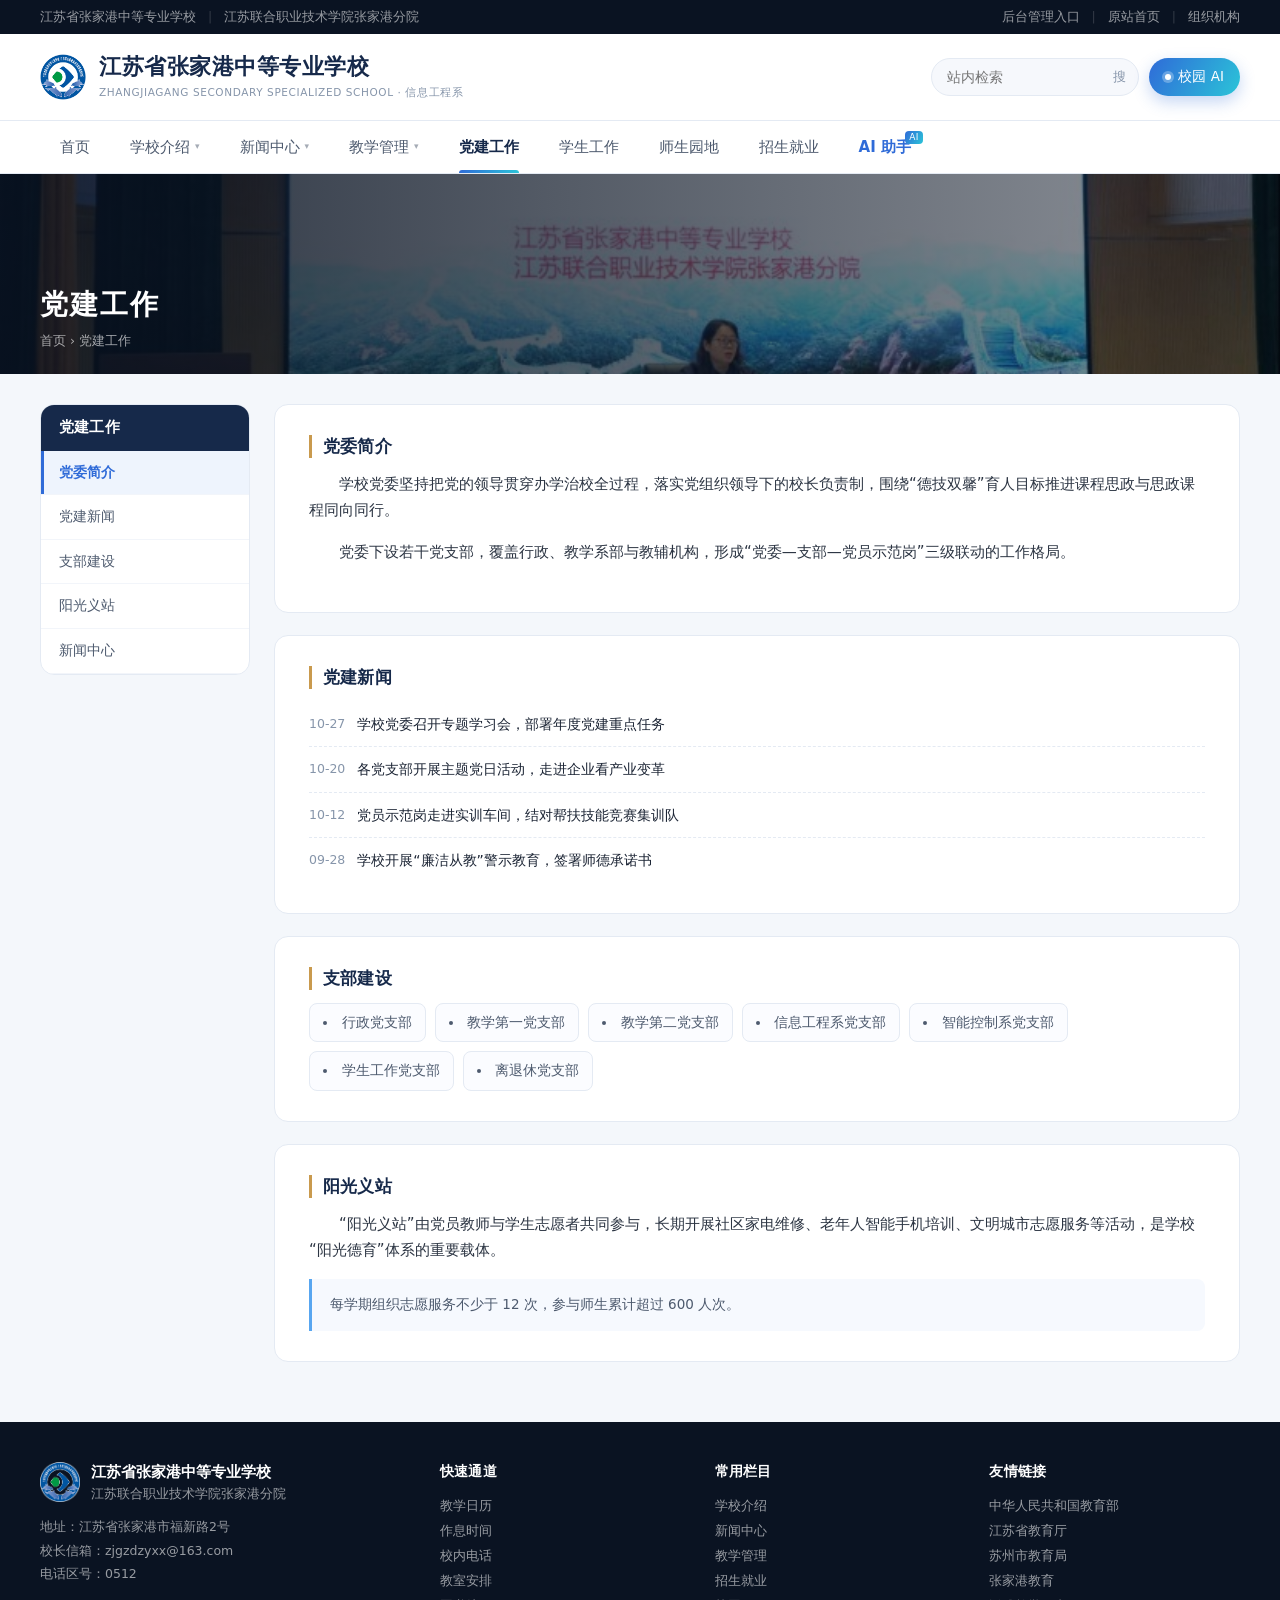
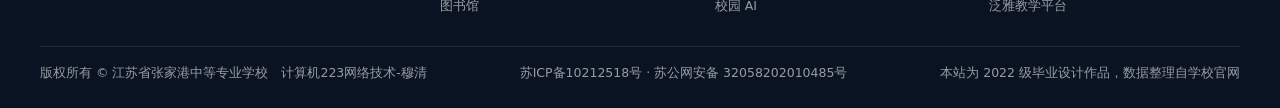
<file: party.html>
<!DOCTYPE html>
<html lang="zh-CN">
<head>
<meta charset="UTF-8">
<meta name="viewport" content="width=device-width, initial-scale=1">
<title>党建工作 · 江苏省张家港中等专业学校</title>
<link rel="icon" href="assets/icons/favicon.png" type="image/png">
<link rel="stylesheet" href="css/main.css">
</head>
<body data-page="party">
<div class="topbar" data-shell="top"></div>
<header class="masthead" data-shell="masthead"></header>
<nav class="nav" data-shell="nav"></nav>

<section class="page-hd" style="background-image:url(assets/images/news-05.jpg)">
  <div class="wrap">
    <h1>党建工作</h1>
    <div class="crumb"><a href="index.html">首页</a> › 党建工作</div>
  </div>
</section>

<div class="wrap layout">
  <aside class="side">
    <h3>党建工作</h3>
    <a class="on" href="#jianjie">党委简介</a>
    <a href="#dongtai">党建新闻</a>
    <a href="#zhibu">支部建设</a>
    <a href="#yizhan">阳光义站</a>
    <a href="news.html">新闻中心</a>
  </aside>

  <main>
    <section class="article" id="jianjie">
      <div class="block">
        <h3>党委简介</h3>
        <p>学校党委坚持把党的领导贯穿办学治校全过程，落实党组织领导下的校长负责制，围绕“德技双馨”育人目标推进课程思政与思政课程同向同行。</p>
        <p>党委下设若干党支部，覆盖行政、教学系部与教辅机构，形成“党委—支部—党员示范岗”三级联动的工作格局。</p>
      </div>
    </section>

    <section class="article" id="dongtai" style="margin-top:22px">
      <div class="block">
        <h3>党建新闻</h3>
        <ul class="news-list">
          <li><span class="dt">10-27</span><a class="tt" href="news.html?c=校园新闻">学校党委召开专题学习会，部署年度党建重点任务</a></li>
          <li><span class="dt">10-20</span><a class="tt" href="news.html?c=校园新闻">各党支部开展主题党日活动，走进企业看产业变革</a></li>
          <li><span class="dt">10-12</span><a class="tt" href="news.html?c=校园新闻">党员示范岗走进实训车间，结对帮扶技能竞赛集训队</a></li>
          <li><span class="dt">09-28</span><a class="tt" href="news.html?c=校园新闻">学校开展“廉洁从教”警示教育，签署师德承诺书</a></li>
        </ul>
      </div>
    </section>

    <section class="article" id="zhibu" style="margin-top:22px">
      <div class="block">
        <h3>支部建设</h3>
        <div class="tag-list">
          <li>行政党支部</li><li>教学第一党支部</li><li>教学第二党支部</li>
          <li>信息工程系党支部</li><li>智能控制系党支部</li><li>学生工作党支部</li>
          <li>离退休党支部</li>
        </div>
      </div>
    </section>

    <section class="article" id="yizhan" style="margin-top:22px">
      <div class="block">
        <h3>阳光义站</h3>
        <p>“阳光义站”由党员教师与学生志愿者共同参与，长期开展社区家电维修、老年人智能手机培训、文明城市志愿服务等活动，是学校“阳光德育”体系的重要载体。</p>
        <div class="quote">每学期组织志愿服务不少于 12 次，参与师生累计超过 600 人次。</div>
      </div>
    </section>
  </main>
</div>

<footer class="footer" data-shell="footer"></footer>
<script src="js/data.js"></script>
<script src="js/sync.js"></script>
<script src="js/main.js"></script>
</body>
</html>
</file>
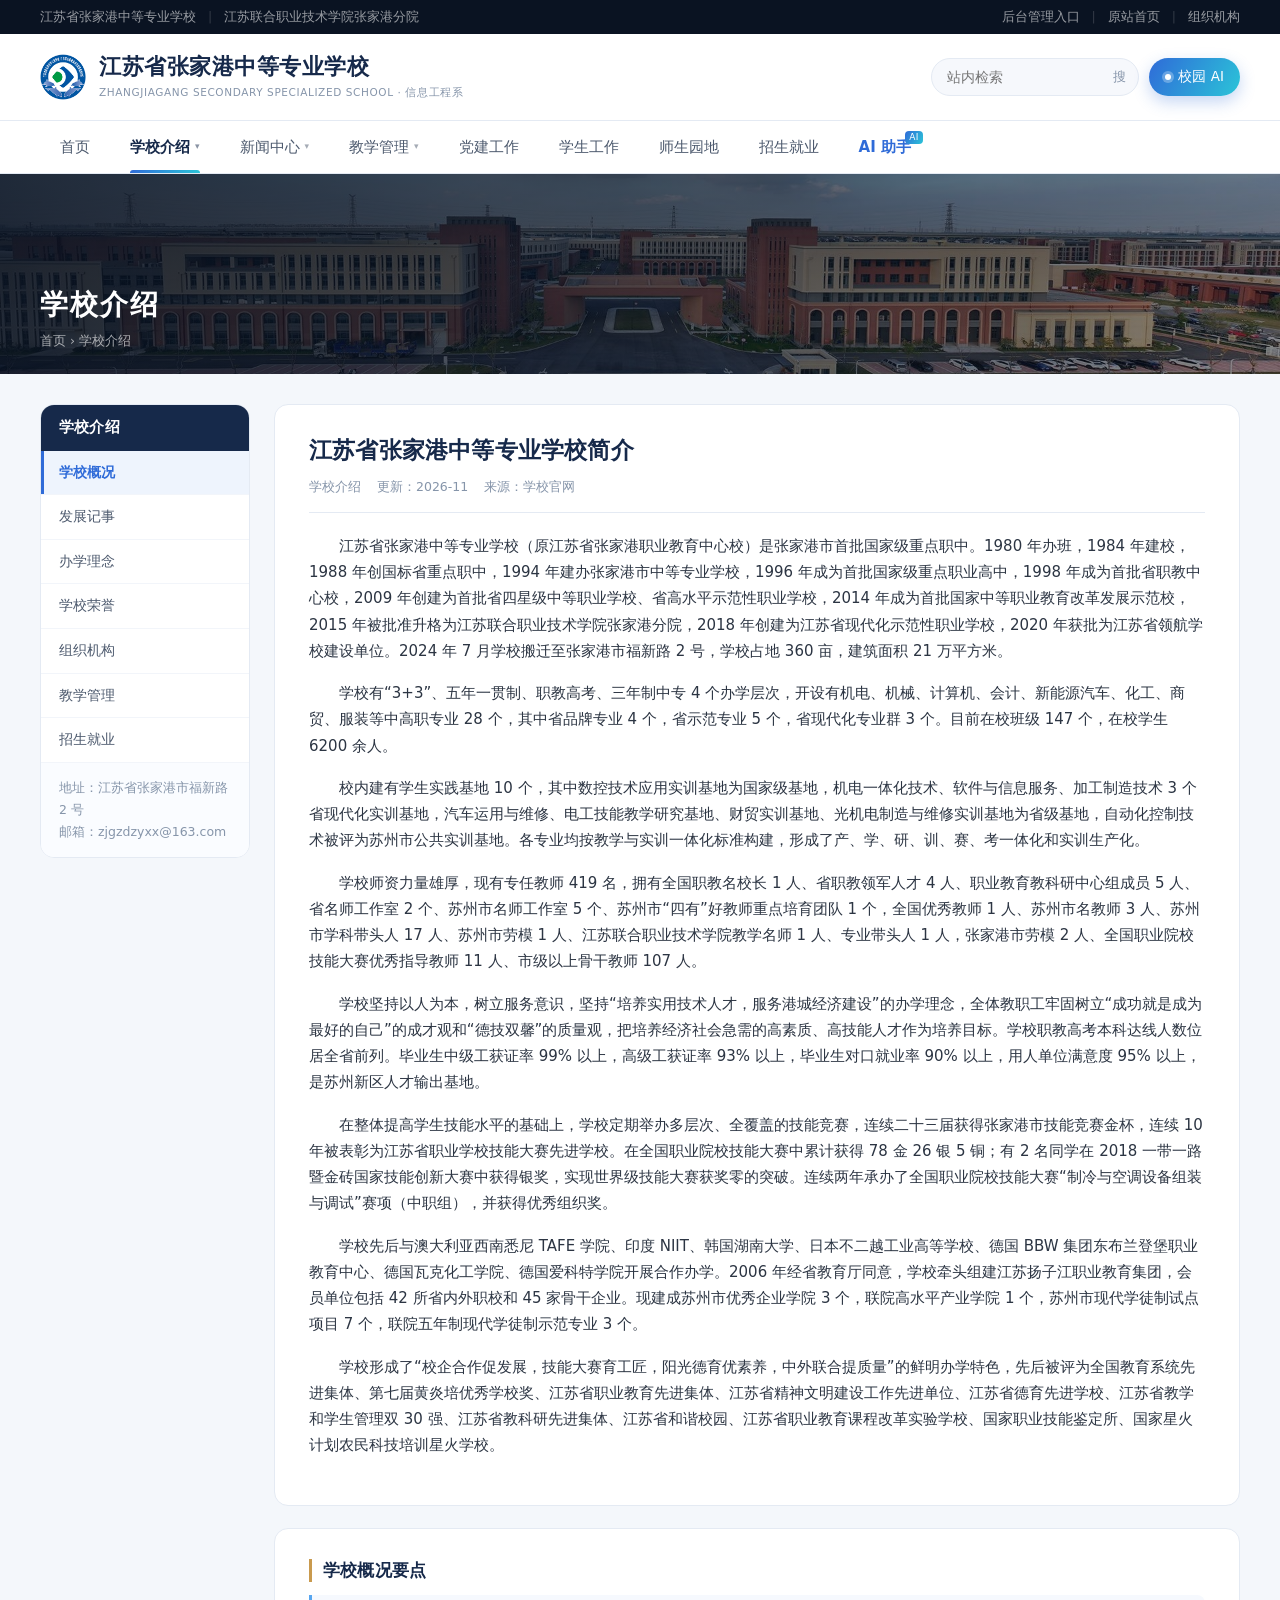
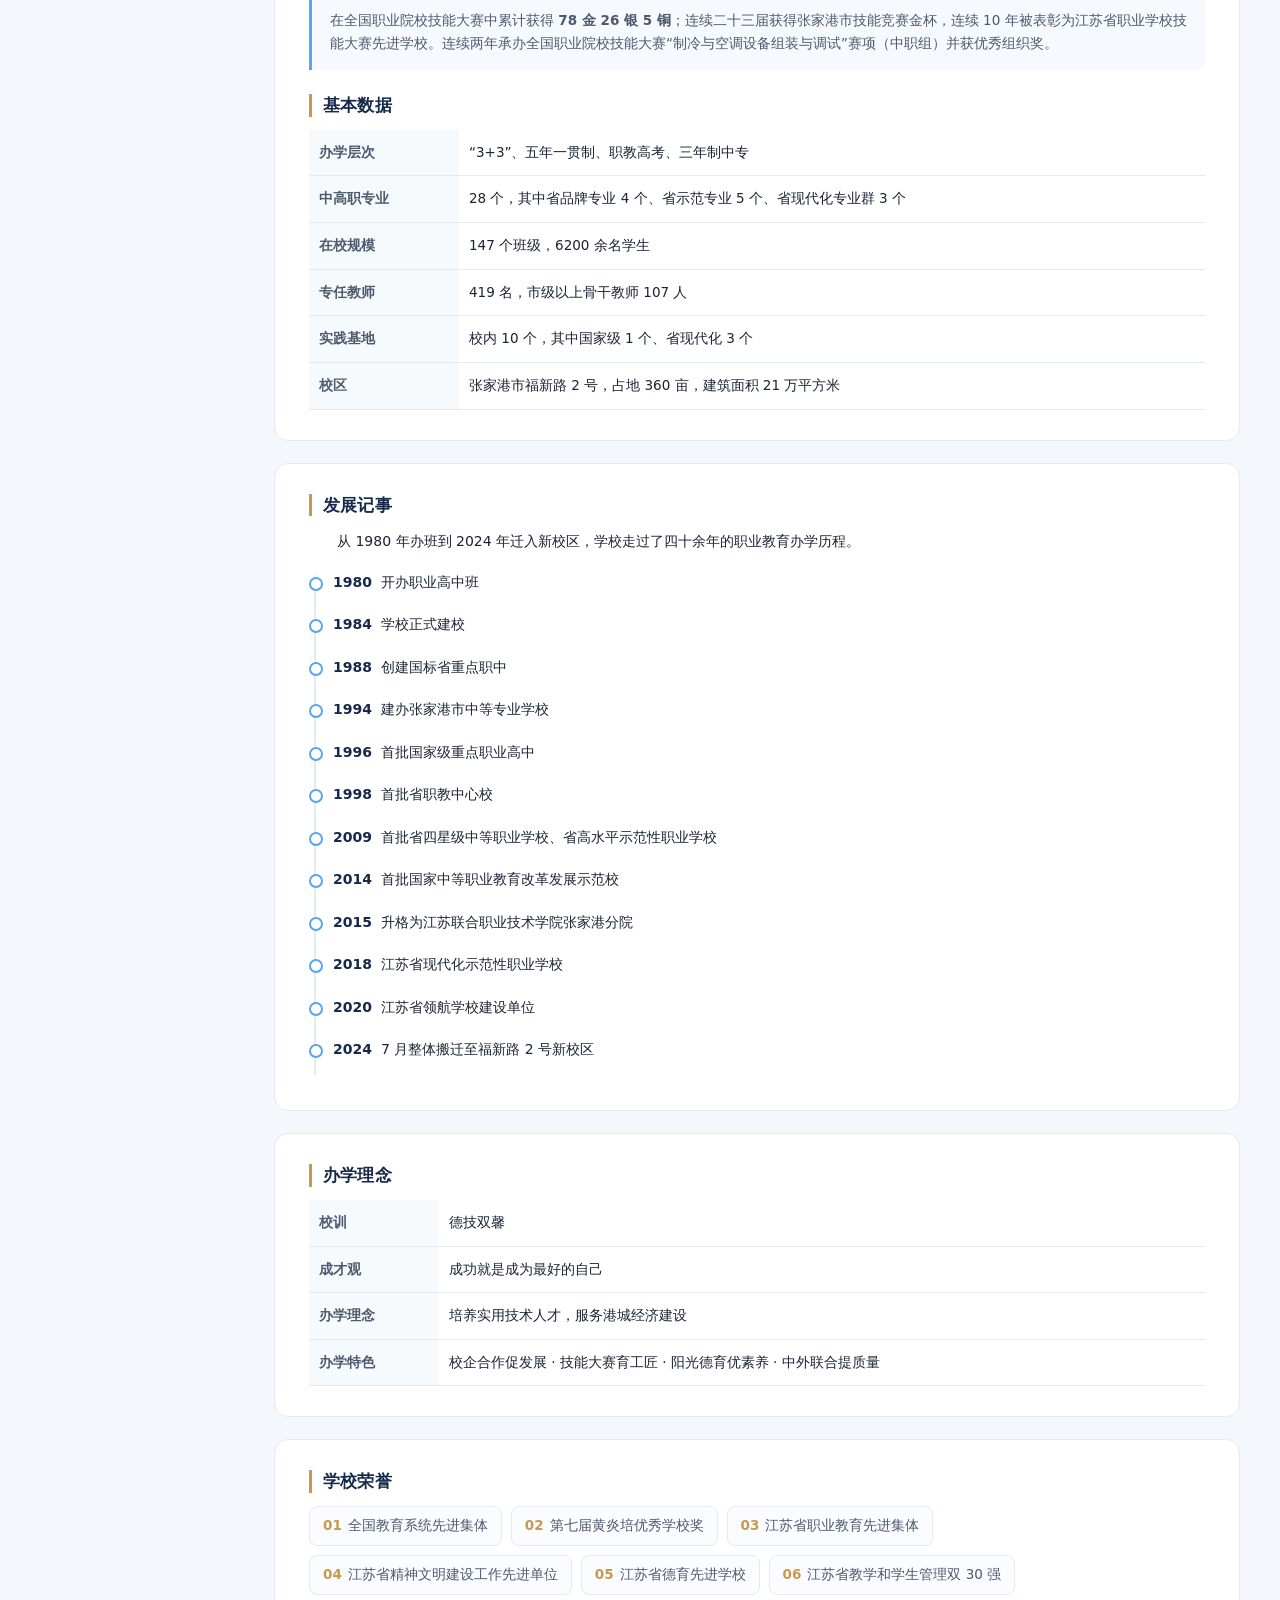
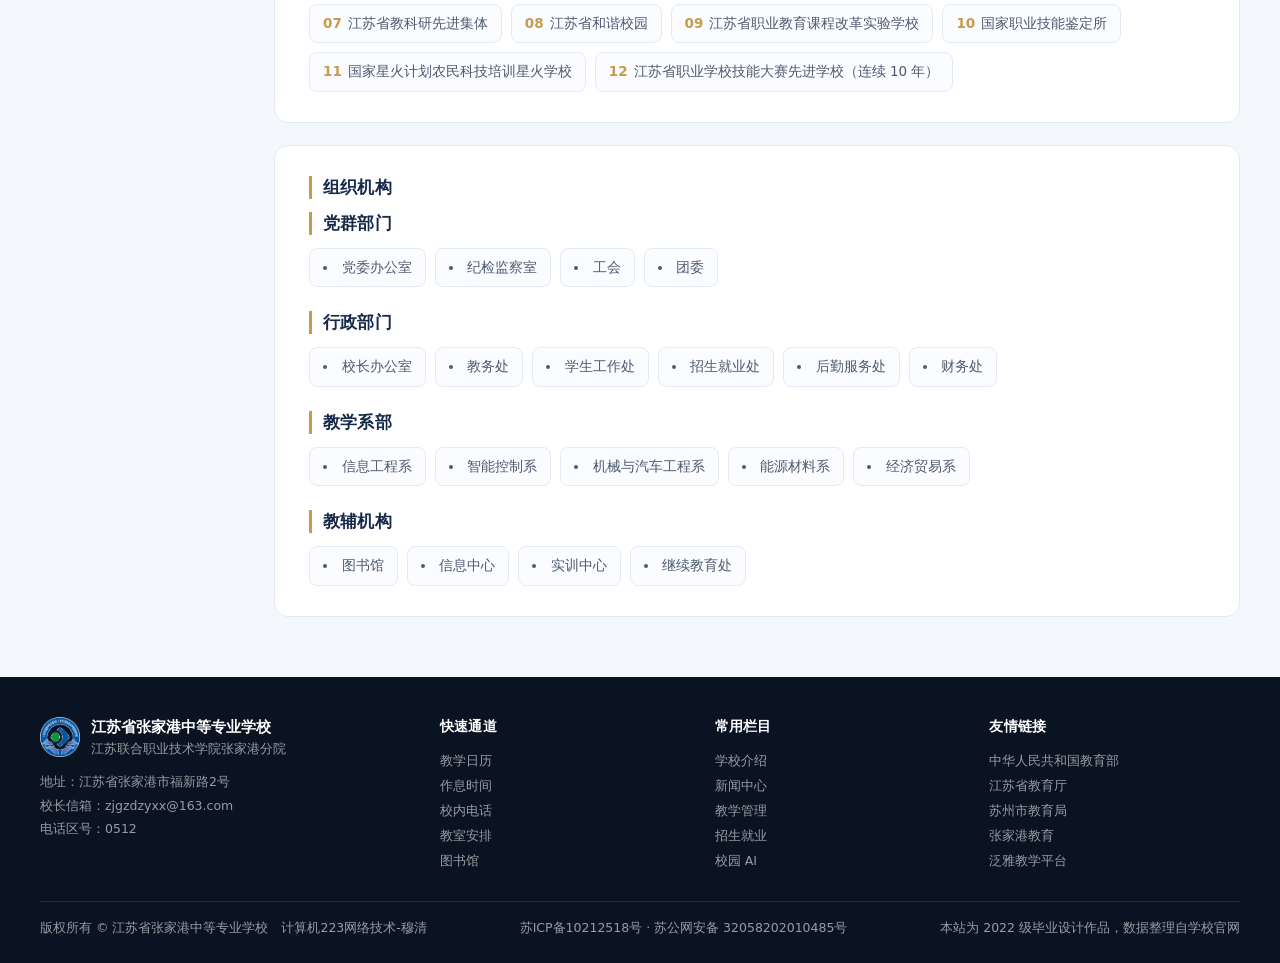
<file: school.html>
<!DOCTYPE html>
<html lang="zh-CN">
<head>
<meta charset="UTF-8">
<meta name="viewport" content="width=device-width, initial-scale=1">
<title>学校介绍 · 江苏省张家港中等专业学校</title>
<link rel="icon" href="assets/icons/favicon.png" type="image/png">
<link rel="stylesheet" href="css/main.css">
</head>
<body data-page="school">
<div class="topbar" data-shell="top"></div>
<header class="masthead" data-shell="masthead"></header>
<nav class="nav" data-shell="nav"></nav>

<section class="page-hd" style="background-image:url(assets/images/banner-02.jpg)">
  <div class="wrap">
    <h1>学校介绍</h1>
    <div class="crumb"><a href="index.html">首页</a> › 学校介绍</div>
  </div>
</section>

<div class="wrap layout">
  <aside class="side">
    <h3>学校介绍</h3>
    <a class="on" href="#gaikuang">学校概况</a>
    <a href="#dashiji">发展记事</a>
    <a href="#linian">办学理念</a>
    <a href="#rongyu">学校荣誉</a>
    <a href="#jigou">组织机构</a>
    <a href="teach.html">教学管理</a>
    <a href="admit.html">招生就业</a>
    <div class="contact">地址：江苏省张家港市福新路 2 号<br>邮箱：zjgzdzyxx@163.com</div>
  </aside>

  <main>
    <article class="article" id="gaikuang" data-intro></article>

    <section class="article" style="margin-top:22px">
      <div class="block"><h3>学校概况要点</h3><div data-champion></div></div>
      <div class="block">
        <h3>基本数据</h3>
        <table class="table">
          <tbody>
            <tr><th style="width:150px">办学层次</th><td>“3+3”、五年一贯制、职教高考、三年制中专</td></tr>
            <tr><th>中高职专业</th><td>28 个，其中省品牌专业 4 个、省示范专业 5 个、省现代化专业群 3 个</td></tr>
            <tr><th>在校规模</th><td>147 个班级，6200 余名学生</td></tr>
            <tr><th>专任教师</th><td>419 名，市级以上骨干教师 107 人</td></tr>
            <tr><th>实践基地</th><td>校内 10 个，其中国家级 1 个、省现代化 3 个</td></tr>
            <tr><th>校区</th><td>张家港市福新路 2 号，占地 360 亩，建筑面积 21 万平方米</td></tr>
          </tbody>
        </table>
      </div>
    </section>

    <section class="article" id="dashiji" style="margin-top:22px">
      <div class="block"><h3>发展记事</h3>
        <p style="color:var(--ink-2);font-size:14px">从 1980 年办班到 2024 年迁入新校区，学校走过了四十余年的职业教育办学历程。</p>
        <ul class="timeline" data-timeline></ul>
      </div>
    </section>

    <section class="article" id="linian" style="margin-top:22px">
      <div class="block"><h3>办学理念</h3><div data-idea></div></div>
    </section>

    <section class="article" id="rongyu" style="margin-top:22px">
      <div class="block"><h3>学校荣誉</h3><ul class="tag-list" data-honors></ul></div>
    </section>

    <section class="article" id="jigou" style="margin-top:22px">
      <div class="block"><h3>组织机构</h3><div data-org></div></div>
    </section>
  </main>
</div>

<footer class="footer" data-shell="footer"></footer>
<script src="js/data.js"></script>
<script src="js/sync.js"></script>
<script src="js/main.js"></script>
</body>
</html>
</file>
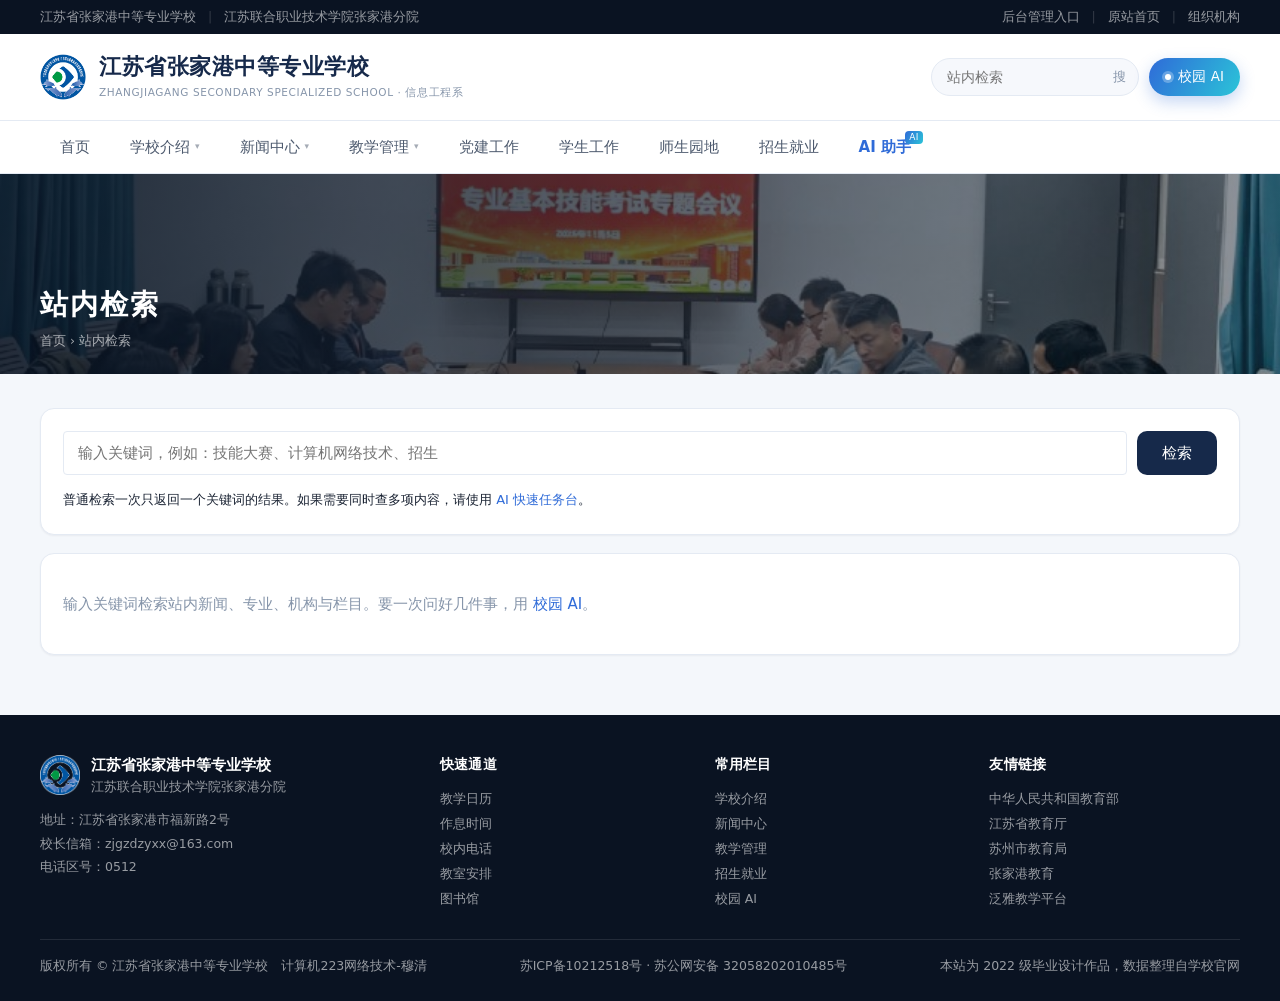
<file: search.html>
<!DOCTYPE html>
<html lang="zh-CN">
<head>
<meta charset="UTF-8">
<meta name="viewport" content="width=device-width, initial-scale=1">
<title>站内检索 · 江苏省张家港中等专业学校</title>
<link rel="icon" href="assets/icons/favicon.png" type="image/png">
<link rel="stylesheet" href="css/main.css">
</head>
<body data-page="search">
<div class="topbar" data-shell="top"></div>
<header class="masthead" data-shell="masthead"></header>
<nav class="nav" data-shell="nav"></nav>

<section class="page-hd" style="height:200px;background-image:url(assets/images/news-01.jpg)">
  <div class="wrap">
    <h1>站内检索</h1>
    <div class="crumb"><a href="index.html">首页</a> › 站内检索</div>
  </div>
</section>

<div class="wrap" style="padding:34px 0 60px">
  <div class="card" style="padding:22px">
    <form action="search.html" method="get" style="display:flex;gap:10px">
      <input id="searchPageInput" name="q" type="search" placeholder="输入关键词，例如：技能大赛、计算机网络技术、招生"
             style="flex:1;height:44px;border:1px solid var(--line);border-radius:4px;padding:0 14px;outline:none">
      <button class="btn btn-primary" style="height:44px" type="submit">检索</button>
    </form>
    <div style="margin-top:14px;font-size:13px;color:var(--ink-3)">
      普通检索一次只返回一个关键词的结果。如果需要同时查多项内容，请使用 <a href="ai.html" style="color:var(--blue)">AI 快速任务台</a>。
    </div>
  </div>

  <div class="card" style="padding:22px;margin-top:18px">
    <div id="searchCount" style="font-size:13.5px;color:var(--ink-3);margin-bottom:6px"></div>
    <div data-search-result></div>
  </div>
</div>

<footer class="footer" data-shell="footer"></footer>
<script src="js/data.js"></script>
<script src="js/sync.js"></script>
<script src="js/main.js"></script>
</body>
</html>
</file>
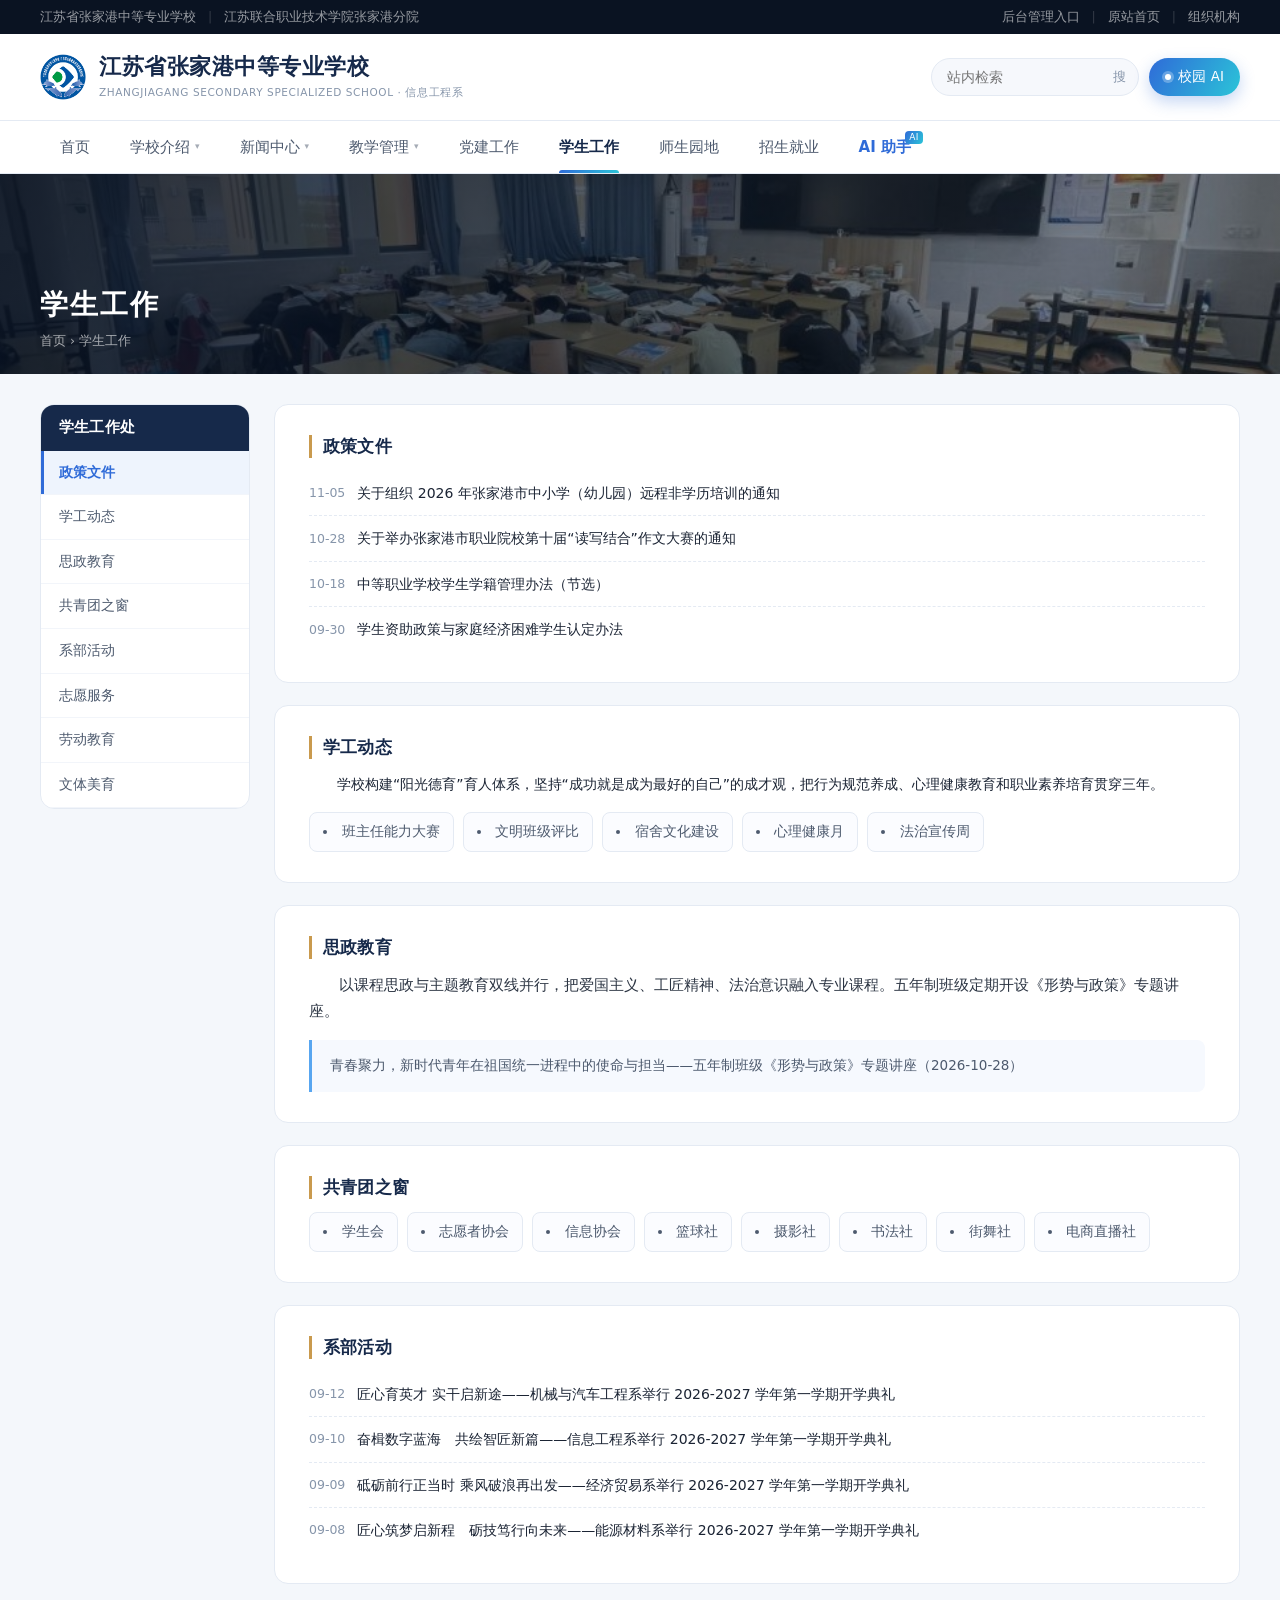
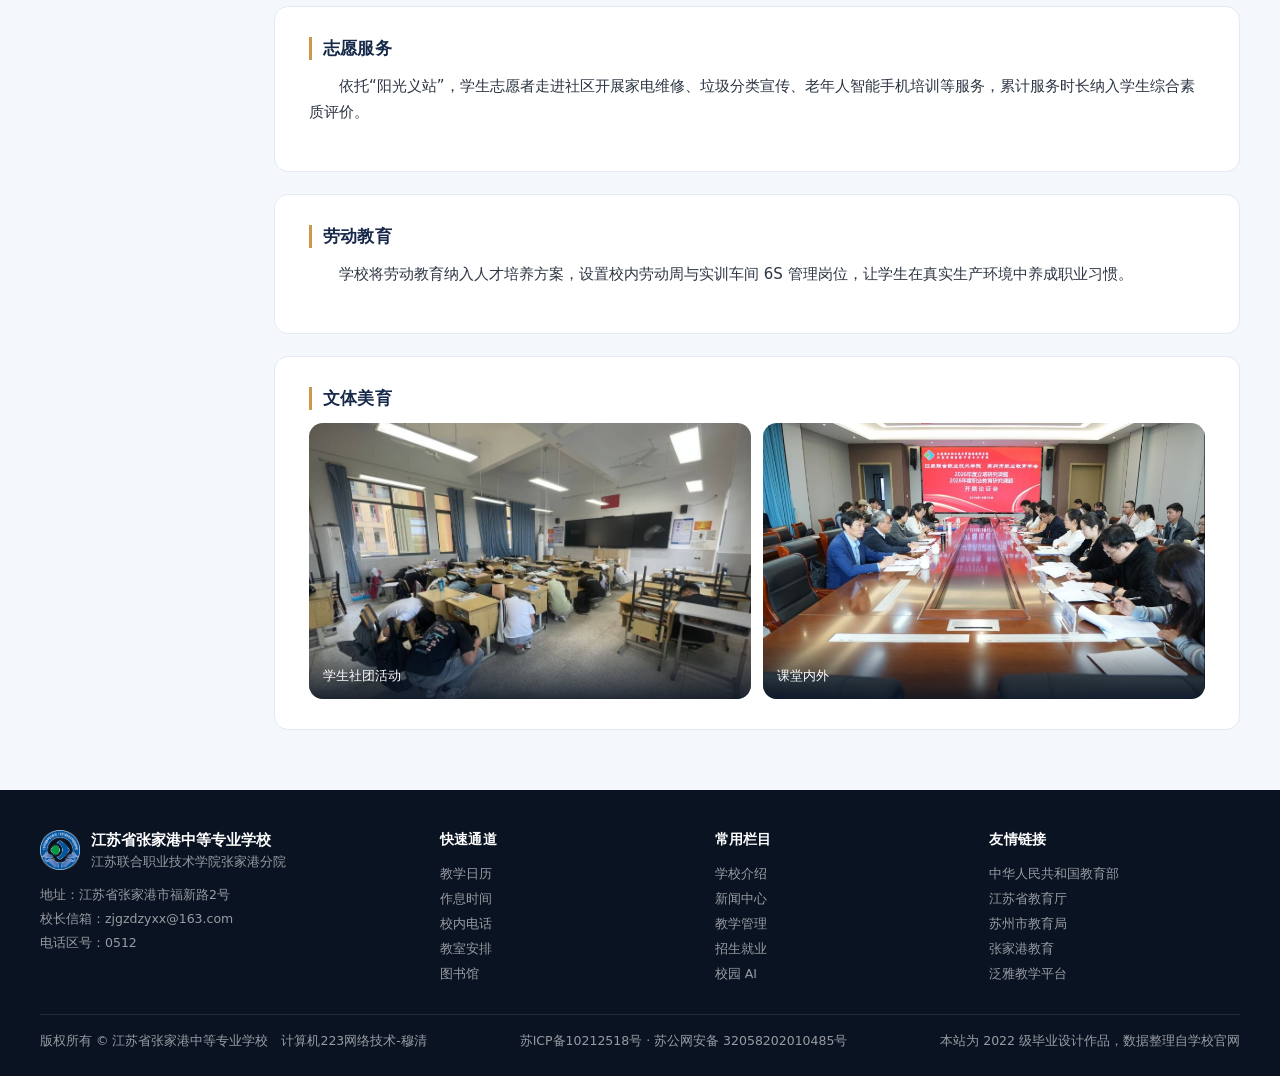
<file: student.html>
<!DOCTYPE html>
<html lang="zh-CN">
<head>
<meta charset="UTF-8">
<meta name="viewport" content="width=device-width, initial-scale=1">
<title>学生工作 · 江苏省张家港中等专业学校</title>
<link rel="icon" href="assets/icons/favicon.png" type="image/png">
<link rel="stylesheet" href="css/main.css">
</head>
<body data-page="student">
<div class="topbar" data-shell="top"></div>
<header class="masthead" data-shell="masthead"></header>
<nav class="nav" data-shell="nav"></nav>

<section class="page-hd" style="background-image:url(assets/images/activity-club.jpg)">
  <div class="wrap">
    <h1>学生工作</h1>
    <div class="crumb"><a href="index.html">首页</a> › 学生工作</div>
  </div>
</section>

<div class="wrap layout">
  <aside class="side">
    <h3>学生工作处</h3>
    <a class="on" href="#zhengce">政策文件</a>
    <a href="#dongtai">学工动态</a>
    <a href="#sizheng">思政教育</a>
    <a href="#gongqing">共青团之窗</a>
    <a href="#huodong">系部活动</a>
    <a href="#zhiyuan">志愿服务</a>
    <a href="#laodong">劳动教育</a>
    <a href="#wenti">文体美育</a>
  </aside>

  <main>
    <section class="article" id="zhengce">
      <div class="block">
        <h3>政策文件</h3>
        <ul class="news-list">
          <li><span class="dt">11-05</span><a class="tt" href="news.html?c=通知公告">关于组织 2026 年张家港市中小学（幼儿园）远程非学历培训的通知</a></li>
          <li><span class="dt">10-28</span><a class="tt" href="news.html?c=通知公告">关于举办张家港市职业院校第十届“读写结合”作文大赛的通知</a></li>
          <li><span class="dt">10-18</span><a class="tt" href="news.html?c=通知公告">中等职业学校学生学籍管理办法（节选）</a></li>
          <li><span class="dt">09-30</span><a class="tt" href="news.html?c=通知公告">学生资助政策与家庭经济困难学生认定办法</a></li>
        </ul>
      </div>
    </section>

    <section class="article" id="dongtai" style="margin-top:22px">
      <div class="block">
        <h3>学工动态</h3>
        <p style="color:var(--ink-2);font-size:14px">学校构建“阳光德育”育人体系，坚持“成功就是成为最好的自己”的成才观，把行为规范养成、心理健康教育和职业素养培育贯穿三年。</p>
        <div class="tag-list">
          <li>班主任能力大赛</li><li>文明班级评比</li><li>宿舍文化建设</li><li>心理健康月</li><li>法治宣传周</li>
        </div>
      </div>
    </section>

    <section class="article" id="sizheng" style="margin-top:22px">
      <div class="block">
        <h3>思政教育</h3>
        <p>以课程思政与主题教育双线并行，把爱国主义、工匠精神、法治意识融入专业课程。五年制班级定期开设《形势与政策》专题讲座。</p>
        <div class="quote">青春聚力，新时代青年在祖国统一进程中的使命与担当——五年制班级《形势与政策》专题讲座（2026-10-28）</div>
      </div>
    </section>

    <section class="article" id="gongqing" style="margin-top:22px">
      <div class="block">
        <h3>共青团之窗</h3>
        <div class="tag-list">
          <li>学生会</li><li>志愿者协会</li><li>信息协会</li><li>篮球社</li><li>摄影社</li><li>书法社</li><li>街舞社</li><li>电商直播社</li>
        </div>
      </div>
    </section>

    <section class="article" id="huodong" style="margin-top:22px">
      <div class="block">
        <h3>系部活动</h3>
        <ul class="news-list">
          <li><span class="dt">09-12</span><a class="tt" href="news.html?c=部门新闻">匠心育英才 实干启新途——机械与汽车工程系举行 2026-2027 学年第一学期开学典礼</a></li>
          <li><span class="dt">09-10</span><a class="tt" href="news.html?c=部门新闻">奋楫数字蓝海　共绘智匠新篇——信息工程系举行 2026-2027 学年第一学期开学典礼</a></li>
          <li><span class="dt">09-09</span><a class="tt" href="news.html?c=部门新闻">砥砺前行正当时 乘风破浪再出发——经济贸易系举行 2026-2027 学年第一学期开学典礼</a></li>
          <li><span class="dt">09-08</span><a class="tt" href="news.html?c=部门新闻">匠心筑梦启新程　砺技笃行向未来——能源材料系举行 2026-2027 学年第一学期开学典礼</a></li>
        </ul>
      </div>
    </section>

    <section class="article" id="zhiyuan" style="margin-top:22px">
      <div class="block">
        <h3>志愿服务</h3>
        <p>依托“阳光义站”，学生志愿者走进社区开展家电维修、垃圾分类宣传、老年人智能手机培训等服务，累计服务时长纳入学生综合素质评价。</p>
      </div>
    </section>

    <section class="article" id="laodong" style="margin-top:22px">
      <div class="block">
        <h3>劳动教育</h3>
        <p>学校将劳动教育纳入人才培养方案，设置校内劳动周与实训车间 6S 管理岗位，让学生在真实生产环境中养成职业习惯。</p>
      </div>
    </section>

    <section class="article" id="wenti" style="margin-top:22px">
      <div class="block">
        <h3>文体美育</h3>
        <div class="gallery" style="grid-template-columns:repeat(2,1fr)">
          <figure><img src="assets/images/activity-club.jpg" alt=""><figcaption>学生社团活动</figcaption></figure>
          <figure><img src="assets/images/news-03.jpg" alt=""><figcaption>课堂内外</figcaption></figure>
        </div>
      </div>
    </section>
  </main>
</div>

<footer class="footer" data-shell="footer"></footer>
<script src="js/data.js"></script>
<script src="js/sync.js"></script>
<script src="js/main.js"></script>
</body>
</html>
</file>
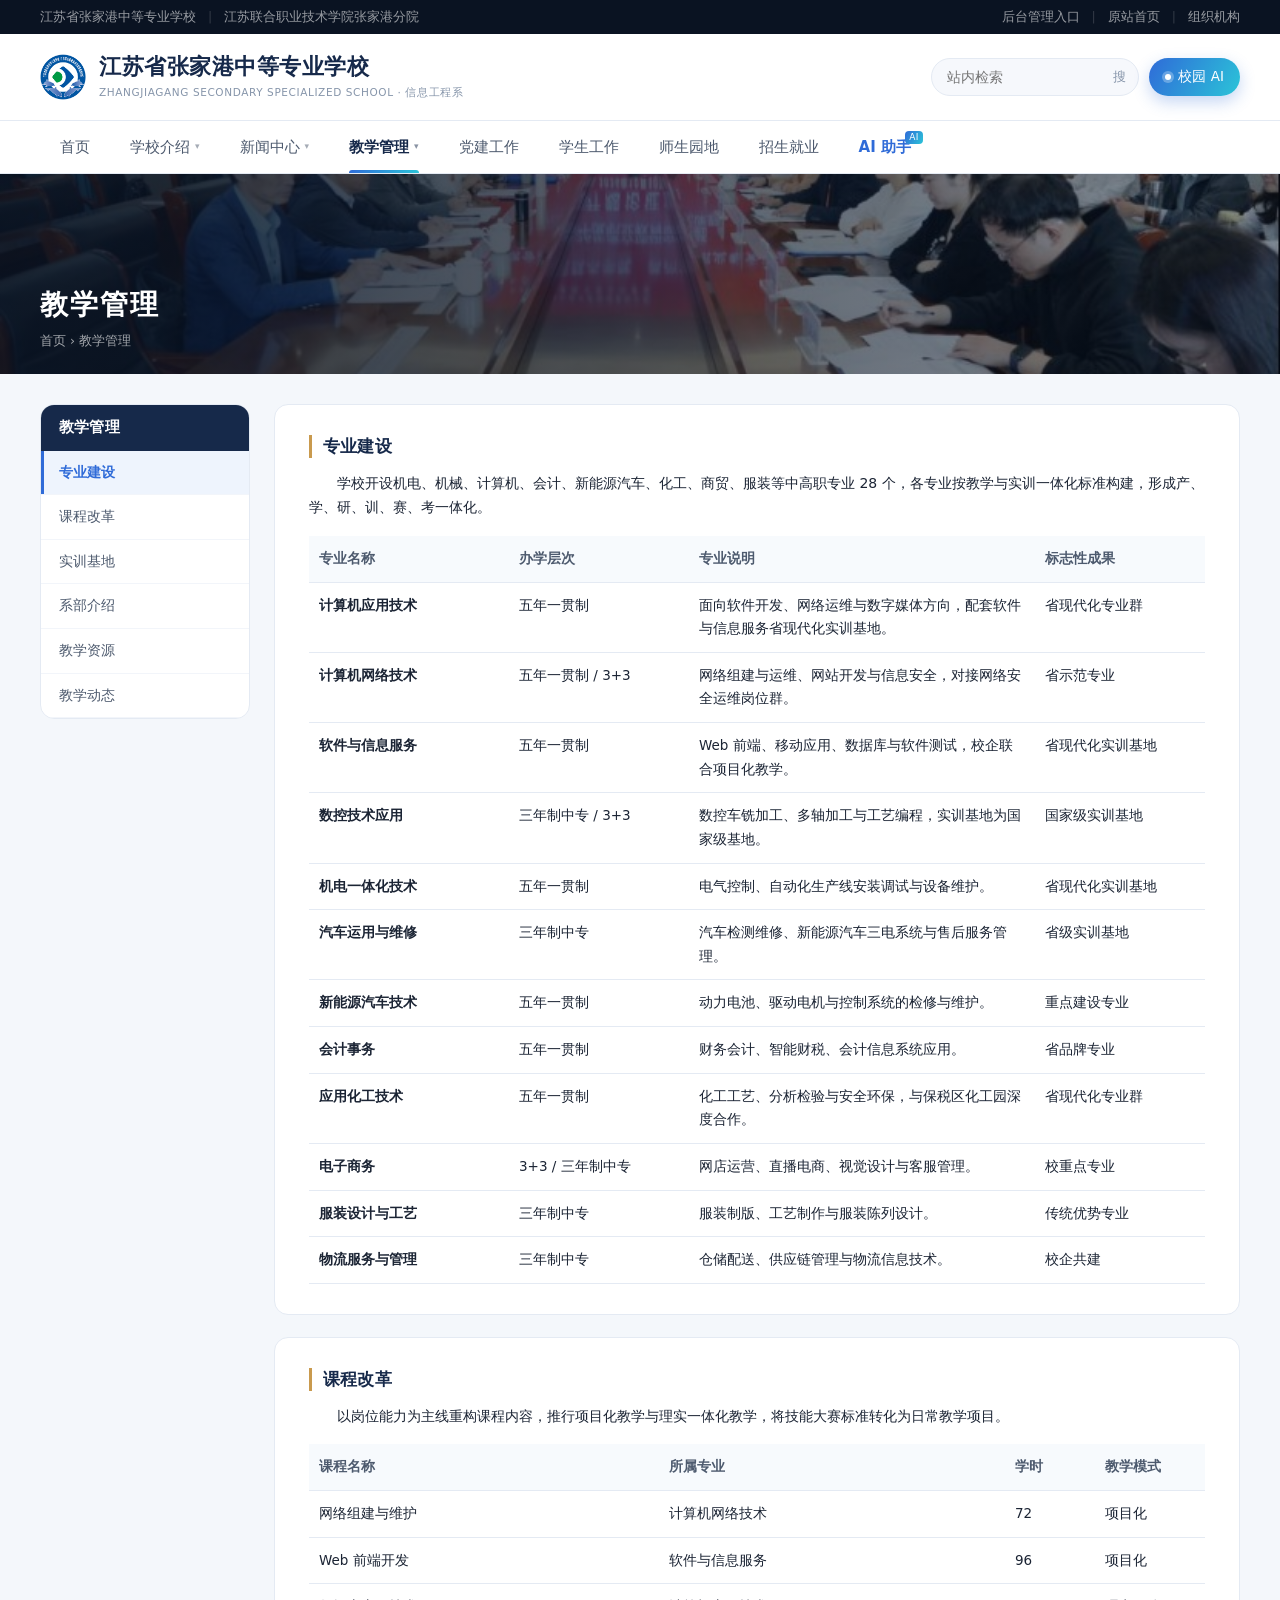
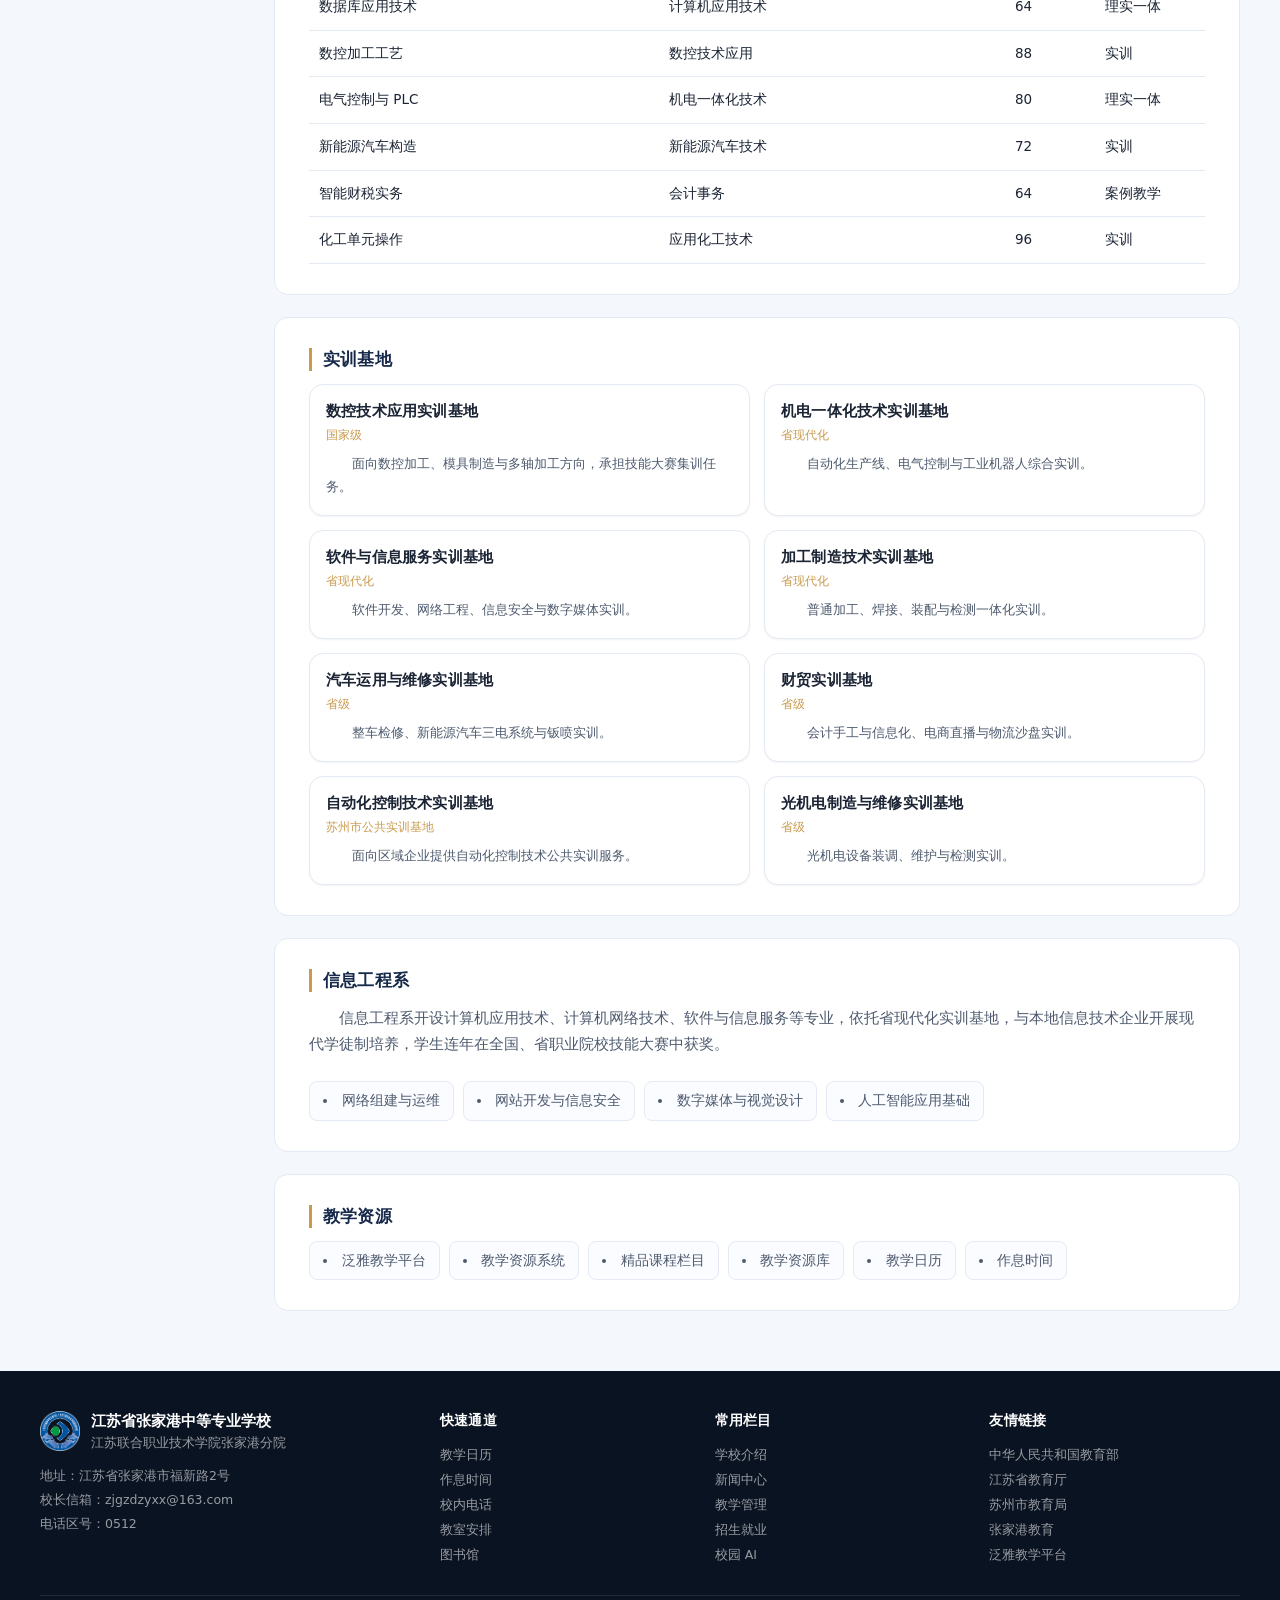
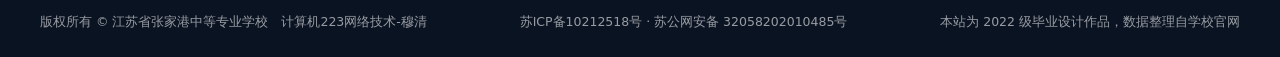
<file: teach.html>
<!DOCTYPE html>
<html lang="zh-CN">
<head>
<meta charset="UTF-8">
<meta name="viewport" content="width=device-width, initial-scale=1">
<title>教学管理 · 江苏省张家港中等专业学校</title>
<link rel="icon" href="assets/icons/favicon.png" type="image/png">
<link rel="stylesheet" href="css/main.css">
</head>
<body data-page="teach">
<div class="topbar" data-shell="top"></div>
<header class="masthead" data-shell="masthead"></header>
<nav class="nav" data-shell="nav"></nav>

<section class="page-hd" style="background-image:url(assets/images/news-03.jpg)">
  <div class="wrap">
    <h1>教学管理</h1>
    <div class="crumb"><a href="index.html">首页</a> › 教学管理</div>
  </div>
</section>

<div class="wrap layout">
  <aside class="side">
    <h3>教学管理</h3>
    <a class="on" href="#zhuanye">专业建设</a>
    <a href="#kecheng">课程改革</a>
    <a href="#shixun">实训基地</a>
    <a href="#xi">系部介绍</a>
    <a href="#ziyuan">教学资源</a>
    <a href="news.html">教学动态</a>
  </aside>

  <main>
    <section class="article" id="zhuanye">
      <div class="block">
        <h3>专业建设</h3>
        <p style="color:var(--ink-2);font-size:14px">学校开设机电、机械、计算机、会计、新能源汽车、化工、商贸、服装等中高职专业 28 个，各专业按教学与实训一体化标准构建，形成产、学、研、训、赛、考一体化。</p>
        <div data-majors></div>
      </div>
    </section>

    <section class="article" id="kecheng" style="margin-top:22px">
      <div class="block">
        <h3>课程改革</h3>
        <p style="color:var(--ink-2);font-size:14px">以岗位能力为主线重构课程内容，推行项目化教学与理实一体化教学，将技能大赛标准转化为日常教学项目。</p>
        <div data-courses></div>
      </div>
    </section>

    <section class="article" id="shixun" style="margin-top:22px">
      <div class="block">
        <h3>实训基地</h3>
        <div style="display:grid;grid-template-columns:1fr 1fr;gap:14px" data-bases></div>
      </div>
    </section>

    <section class="article" id="xi" style="margin-top:22px">
      <div data-dept></div>
    </section>

    <section class="article" id="ziyuan" style="margin-top:22px">
      <div class="block">
        <h3>教学资源</h3>
        <div class="tag-list">
          <li><a href="http://zjgzjzx.fanya.chaoxing.com/portal" target="_blank" rel="noopener">泛雅教学平台</a></li>
          <li><a href="http://www.100vr.com/100vr/" target="_blank" rel="noopener">教学资源系统</a></li>
          <li><a href="https://zjgzzx.zjgedu.cn/jpkclm" target="_blank" rel="noopener">精品课程栏目</a></li>
          <li><a href="https://zjgzzx.zjgedu.cn/jxgl/jxzy" target="_blank" rel="noopener">教学资源库</a></li>
          <li><a href="https://zjgzzx.zjgedu.cn/dblj/jxrl" target="_blank" rel="noopener">教学日历</a></li>
          <li><a href="https://zjgzzx.zjgedu.cn/dblj/zxsj" target="_blank" rel="noopener">作息时间</a></li>
        </div>
      </div>
    </section>
  </main>
</div>

<footer class="footer" data-shell="footer"></footer>
<script src="js/data.js"></script>
<script src="js/sync.js"></script>
<script src="js/main.js"></script>
</body>
</html>
</file>
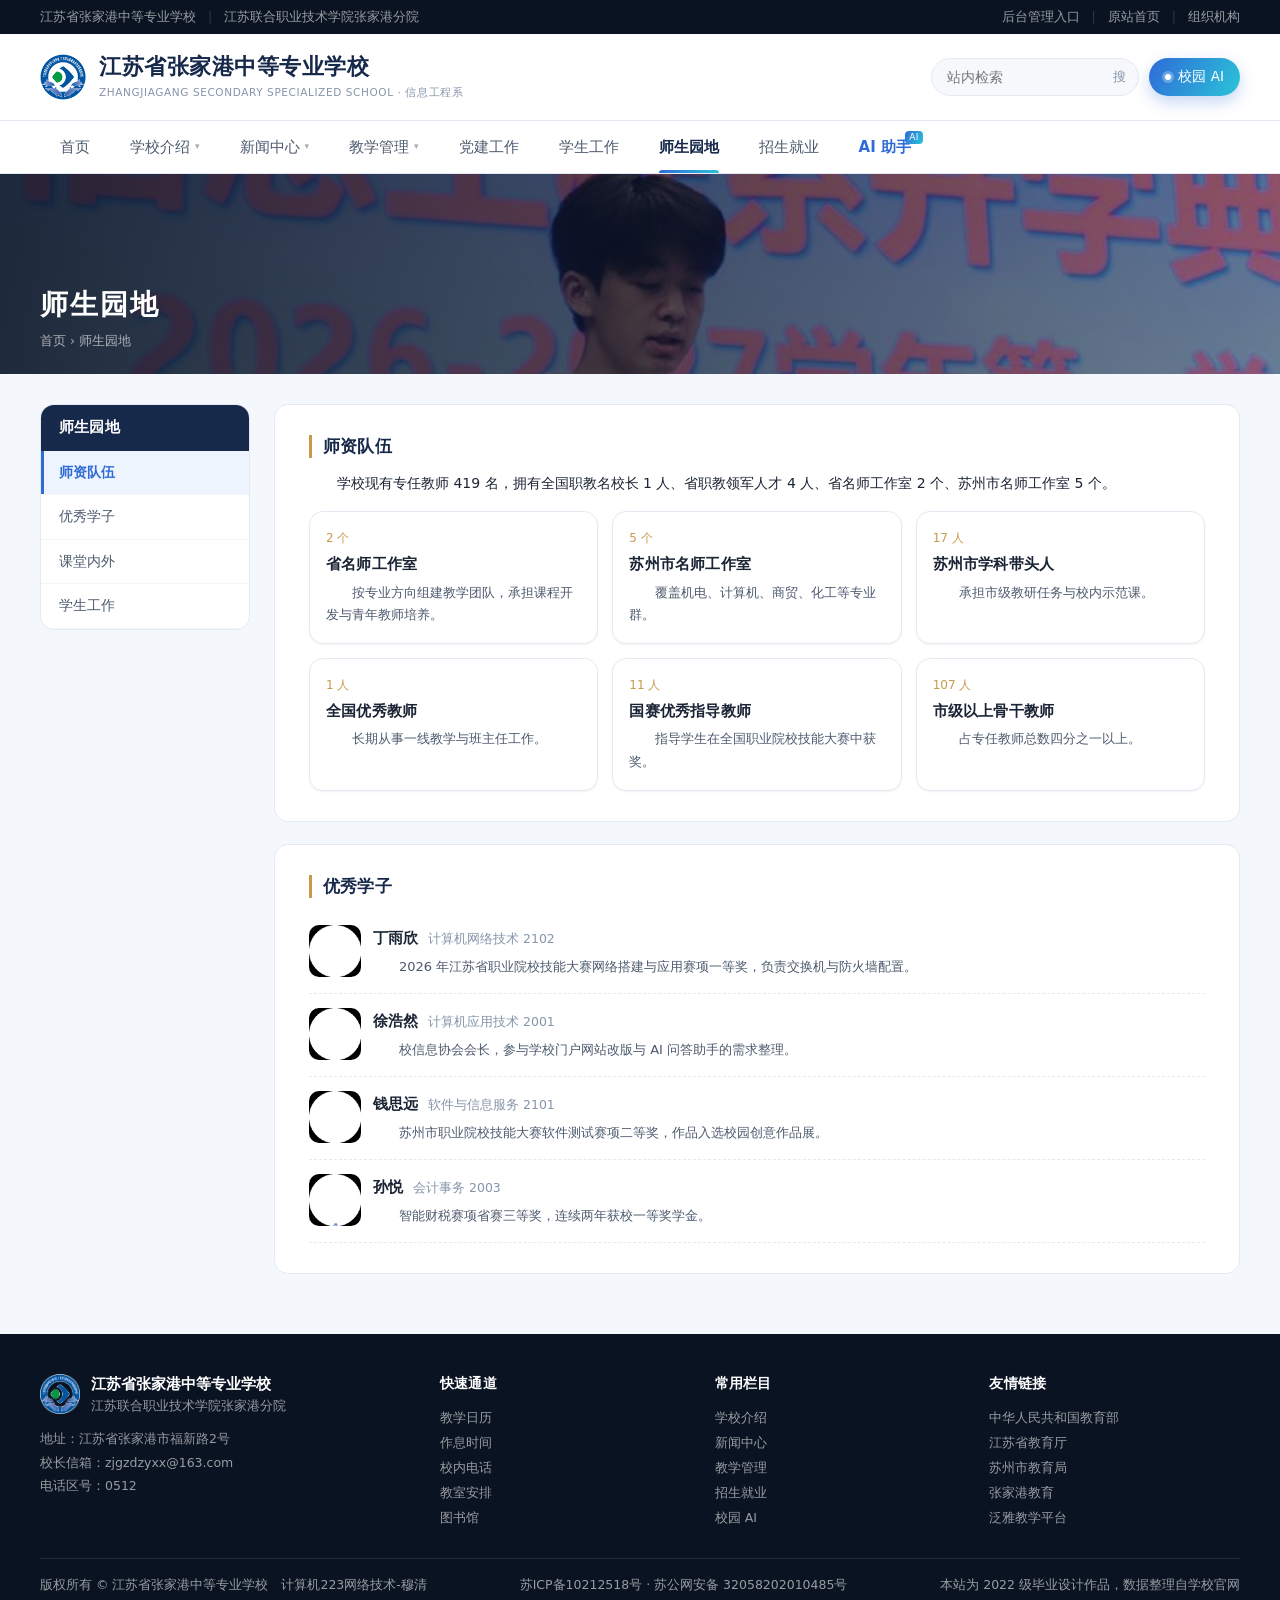
<file: teacher.html>
<!DOCTYPE html>
<html lang="zh-CN">
<head>
<meta charset="UTF-8">
<meta name="viewport" content="width=device-width, initial-scale=1">
<title>师生园地 · 江苏省张家港中等专业学校</title>
<link rel="icon" href="assets/icons/favicon.png" type="image/png">
<link rel="stylesheet" href="css/main.css">
</head>
<body data-page="teacher">
<div class="topbar" data-shell="top"></div>
<header class="masthead" data-shell="masthead"></header>
<nav class="nav" data-shell="nav"></nav>

<section class="page-hd" style="background-image:url(assets/images/news-11.jpg)">
  <div class="wrap">
    <h1>师生园地</h1>
    <div class="crumb"><a href="index.html">首页</a> › 师生园地</div>
  </div>
</section>

<div class="wrap layout">
  <aside class="side">
    <h3>师生园地</h3>
    <a class="on" href="#shizi">师资队伍</a>
    <a href="#xuezi">优秀学子</a>
    <a href="news.html?c=部门新闻">课堂内外</a>
    <a href="student.html">学生工作</a>
  </aside>

  <main>
    <section class="article" id="shizi">
      <div class="block">
        <h3>师资队伍</h3>
        <p style="color:var(--ink-2);font-size:14px">学校现有专任教师 419 名，拥有全国职教名校长 1 人、省职教领军人才 4 人、省名师工作室 2 个、苏州市名师工作室 5 个。</p>
        <div style="display:grid;grid-template-columns:repeat(3,1fr);gap:14px" data-teachers></div>
      </div>
    </section>

    <section class="article" id="xuezi" style="margin-top:22px">
      <div class="block">
        <h3>优秀学子</h3>
        <div data-stars></div>
      </div>
    </section>
  </main>
</div>

<footer class="footer" data-shell="footer"></footer>
<script src="js/data.js"></script>
<script src="js/sync.js"></script>
<script src="js/main.js"></script>
</body>
</html>
</file>
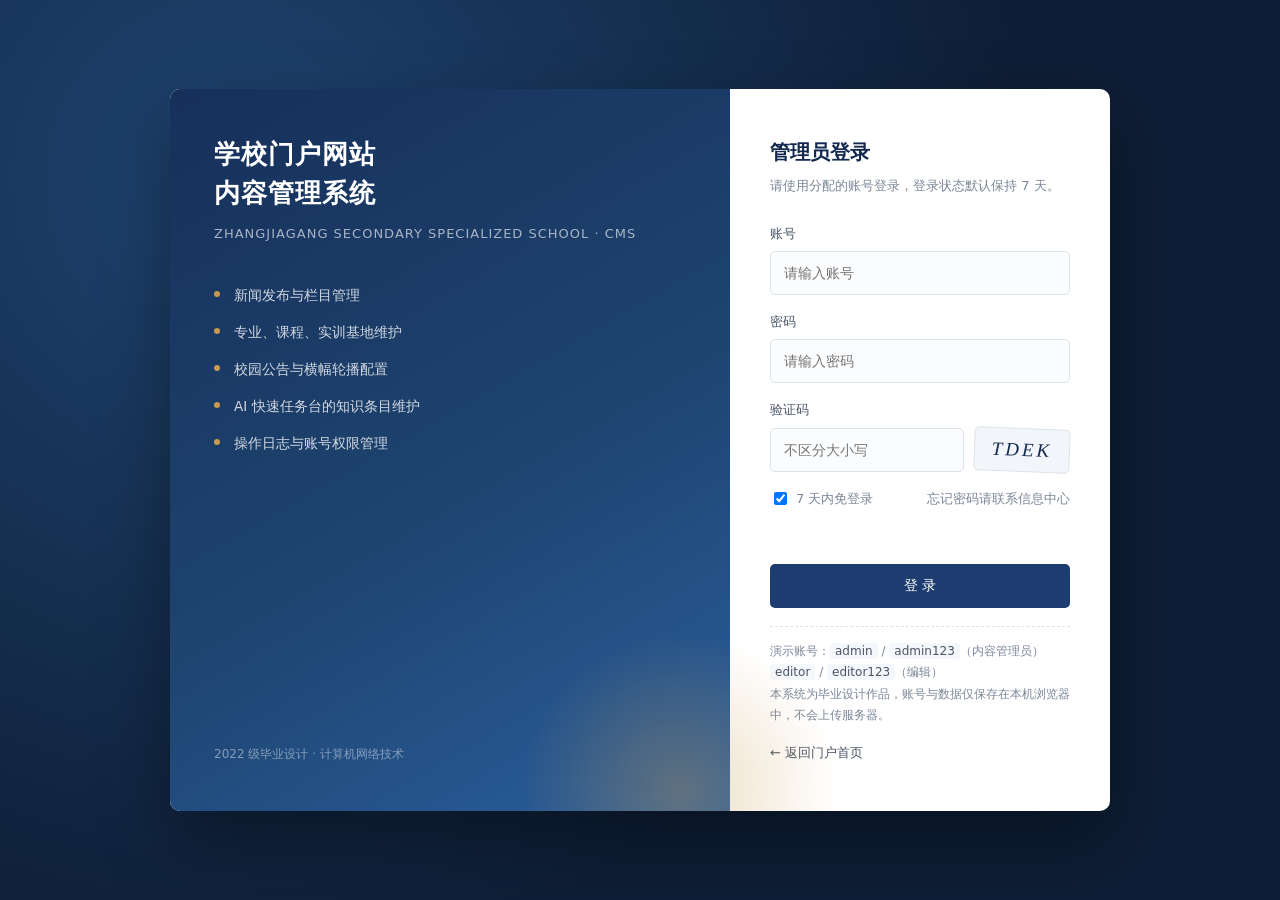
<file: admin/dashboard.html>
<!DOCTYPE html>
<html lang="zh-CN">
<head>
<meta charset="UTF-8">
<meta name="viewport" content="width=device-width, initial-scale=1">
<title>内容管理 · 江苏省张家港中等专业学校</title>
<link rel="icon" href="../assets/icons/favicon.png" type="image/png">
<link rel="stylesheet" href="css/admin.css">
</head>
<body>

<div class="layout">
  <aside class="side">
    <div class="logo">
      <img src="../assets/icons/emblem.png" alt="">
      <span><b>张中专 · 内容管理</b><span>CMS v1.2</span></span>
    </div>

    <div class="grp">概览</div>
    <a class="item" data-page="dash"><span class="dot"></span>工作台</a>

    <div class="grp">内容维护</div>
    <a class="item" data-page="news"><span class="dot"></span>新闻管理</a>
    <a class="item" data-page="banners"><span class="dot"></span>首页横幅</a>
    <a class="item" data-page="majors"><span class="dot"></span>专业设置</a>
    <a class="item" data-page="courses"><span class="dot"></span>课程管理</a>
    <a class="item" data-page="bases"><span class="dot"></span>实训基地</a>

    <div class="grp">智能服务</div>
    <a class="item" data-page="ai"><span class="dot"></span>AI 知识条目</a>

    <div class="grp">系统</div>
    <a class="item" data-page="users"><span class="dot"></span>账号管理</a>
    <a class="item" data-page="logs"><span class="dot"></span>操作日志</a>
    <a class="item" data-page="settings"><span class="dot"></span>站点设置</a>

    <div class="side-foot">
      <a href="../index.html" target="_blank">打开前台门户 ↗</a><br>
      登录时间 <span id="sideTime">—</span>
    </div>
  </aside>

  <div class="main">
    <header class="head">
      <h2 id="pageTitle">工作台</h2>
      <span class="crumb" id="pageCrumb">首页 / 工作台</span>
      <div class="right">
        <span class="badge" id="roleBadge">超级管理员</span>
        <div class="who">
          <img src="../assets/avatars/student-01.jpg" alt="">
          <span id="whoName">系统管理员</span>
        </div>
        <button class="btn btn-line btn-sm" id="btnLogout" type="button">退出</button>
      </div>
    </header>

    <div class="body" id="view"></div>
  </div>
</div>

<div class="mask" id="mask">
  <div class="dialog">
    <div class="dialog-hd">
      <h3 id="dlgTitle">编辑</h3>
      <button type="button" id="dlgClose">×</button>
    </div>
    <div class="dialog-bd" id="dlgBody"></div>
    <div class="dialog-ft">
      <button class="btn btn-line" type="button" id="dlgCancel">取消</button>
      <button class="btn btn-primary" type="button" id="dlgOk">保存</button>
    </div>
  </div>
</div>

<div class="toast" id="toast"></div>

<script src="js/store.js"></script>
<script src="js/admin.js"></script>
</body>
</html>
</file>
<file: css/main.css>
:root {
  --ink-900: #0a1322;
  --ink-800: #101c30;
  --ink-700: #16294a;
  --ink-600: #22385c;
  --blue: #2f6bd8;
  --blue-2: #58a6f0;
  --cyan: #2bc4d8;
  --gold: #c99a4e;
  --gold-2: #e2bd6f;
  --text: #1b2434;
  --text-2: #4d5a6e;
  --text-3: #8695aa;
  --line: #e4eaf3;
  --bg: #f4f7fb;
  --white: #fff;
  --r-sm: 8px;
  --r: 14px;
  --r-lg: 20px;
  --shadow-sm: 0 1px 2px rgba(16, 28, 48, .05);
  --shadow: 0 10px 30px rgba(16, 28, 48, .08);
  --shadow-lg: 0 24px 60px rgba(16, 28, 48, .16);
  --grad: linear-gradient(120deg, #2f6bd8, #2bc4d8);
  --grad-gold: linear-gradient(120deg, #c99a4e, #e2bd6f);
  --font: "Microsoft YaHei", "PingFang SC", "Source Han Sans SC", system-ui, sans-serif;
}

* { box-sizing: border-box; }

html { -webkit-text-size-adjust: 100%; scroll-behavior: smooth; }

body {
  margin: 0;
  font-family: var(--font);
  font-size: 15px;
  line-height: 1.75;
  color: var(--text);
  background: var(--bg);
  -webkit-font-smoothing: antialiased;
}

a { color: inherit; text-decoration: none; }
img { max-width: 100%; display: block; border: 0; }
ul, ol { margin: 0; padding: 0; list-style: none; }
h1, h2, h3, h4 { margin: 0; font-weight: 700; line-height: 1.35; letter-spacing: .2px; }
button, input, select, textarea { font-family: inherit; font-size: inherit; }

.wrap { width: min(1200px, calc(100% - 48px)); margin: 0 auto; }

.skip { position: absolute; left: -9999px; }
.skip:focus { left: 12px; top: 12px; z-index: 9999; background: #fff; padding: 8px 14px; border-radius: 6px; }

.topbar { background: var(--ink-900); color: rgba(255, 255, 255, .58); font-size: 12.5px; }
.topbar .wrap { display: flex; align-items: center; justify-content: space-between; height: 34px; gap: 16px; }
.topbar a:hover { color: #fff; }
.topbar-l, .topbar-r { display: flex; align-items: center; gap: 12px; }
.topbar .sep { opacity: .28; }

.masthead { background: #fff; border-bottom: 1px solid var(--line); }
.masthead .wrap { display: flex; align-items: center; gap: 16px; height: 86px; }
.brand { display: flex; align-items: center; gap: 13px; min-width: 0; }
.brand img { width: 46px; height: 46px; flex: none; }
.brand-t { display: block; font-size: 22px; font-weight: 700; color: var(--ink-700); line-height: 1.25; letter-spacing: .5px; }
.brand-s {
  display: block; font-size: 10.5px; color: var(--text-3); letter-spacing: .6px; margin-top: 3px;
  white-space: nowrap; overflow: hidden; text-overflow: ellipsis; max-width: 520px;
}

.masthead-r { margin-left: auto; display: flex; align-items: center; gap: 10px; flex: none; }
.search-box {
  display: flex; align-items: center; border: 1px solid var(--line); border-radius: 999px;
  overflow: hidden; background: #f6f8fc; height: 38px; transition: .2s;
}
.search-box:focus-within { border-color: #b9cdf0; background: #fff; box-shadow: 0 0 0 3px rgba(47, 107, 216, .09); }
.search-box input { border: 0; background: transparent; padding: 0 15px; width: 168px; outline: none; font-size: 13.5px; }
.search-box button {
  border: 0; background: transparent; color: var(--text-3); width: 38px; height: 38px;
  cursor: pointer; font-size: 13px; transition: .18s;
}
.search-box button:hover { color: var(--blue); }

.btn-ai {
  display: inline-flex; align-items: center; gap: 7px; height: 38px; padding: 0 16px;
  border-radius: 999px; border: 0; color: #fff; font-size: 13.5px; white-space: nowrap;
  background: var(--grad); cursor: pointer; box-shadow: 0 6px 16px rgba(47, 107, 216, .28);
}
.btn-ai:hover { filter: brightness(1.06); }
.btn-ai i { width: 6px; height: 6px; border-radius: 50%; background: #fff; box-shadow: 0 0 0 3px rgba(255, 255, 255, .28); }

.nav { background: #fff; position: sticky; top: 0; z-index: 60; border-bottom: 1px solid var(--line); }
.nav .wrap { display: flex; }
.nav-item { position: relative; display: flex; align-items: center; }
.nav-item > a {
  display: flex; align-items: center; height: 52px; padding: 0 20px;
  color: var(--text-2); font-size: 15px; transition: color .18s; position: relative;
}
.nav-item > a::after {
  content: ""; position: absolute; left: 20px; right: 20px; bottom: 0; height: 3px;
  border-radius: 3px 3px 0 0; background: var(--grad); transform: scaleX(0); transition: transform .2s;
}
.nav-item > a:hover { color: var(--ink-700); }
.nav-item > a:hover::after, .nav-item.on > a::after { transform: scaleX(1); }
.nav-item.on > a { color: var(--ink-700); font-weight: 700; }
.nav-item .caret { margin-left: 5px; font-size: 9px; opacity: .5; }
.nav-drop {
  position: absolute; left: 10px; top: 100%; min-width: 158px; background: #fff;
  box-shadow: var(--shadow-lg); border-radius: 10px; padding: 8px; border: 1px solid var(--line);
  opacity: 0; visibility: hidden; transform: translateY(6px); transition: .18s;
}
.nav-item:hover .nav-drop { opacity: 1; visibility: visible; transform: translateY(4px); }
.nav-drop a { display: block; padding: 8px 12px; font-size: 13.5px; color: var(--text-2); border-radius: 6px; }
.nav-drop a:hover { background: #f2f6fc; color: var(--blue); }
.nav-hot > a { color: var(--blue); font-weight: 700; }
.nav-hot::after {
  content: "AI"; position: absolute; right: 8px; top: 10px;
  font-size: 9px; line-height: 1; padding: 2px 4px; border-radius: 4px;
  background: var(--grad); color: #fff; letter-spacing: .5px;
}
.nav-toggle { display: none; }

.ticker { background: #fff; border-bottom: 1px solid var(--line); }
.ticker .wrap { display: flex; align-items: center; gap: 12px; height: 42px; font-size: 13.5px; }
.ticker b {
  color: var(--blue); flex: none; font-size: 11.5px; border: 1px solid #c9dcf7;
  background: #eef4fd; border-radius: 4px; padding: 1px 7px; font-weight: 400;
}
.ticker-view { overflow: hidden; flex: 1; position: relative; height: 22px; }
.ticker-list { position: absolute; transition: transform .5s ease; }
.ticker-list li { height: 22px; line-height: 22px; color: var(--text-2); white-space: nowrap; }
.ticker-list li:hover { color: var(--blue); }

.btn {
  display: inline-flex; align-items: center; justify-content: center; gap: 7px;
  height: 42px; padding: 0 24px; border-radius: 10px; font-size: 14.5px; cursor: pointer;
  border: 1px solid transparent; transition: .18s; white-space: nowrap;
}
.btn-primary { background: var(--ink-700); color: #fff; }
.btn-primary:hover { background: var(--ink-800); }
.btn-gold { background: var(--grad-gold); color: #44320e; }
.btn-gold:hover { filter: brightness(1.05); }
.btn-line { border-color: var(--line); color: var(--text-2); background: #fff; }
.btn-line:hover { border-color: #b9cdf0; color: var(--blue); }
.btn-light { background: rgba(255, 255, 255, .12); color: #fff; border-color: rgba(255, 255, 255, .28); }
.btn-light:hover { background: rgba(255, 255, 255, .2); }

.ai-hero {
  position: relative; overflow: hidden; background: var(--ink-900);
  color: #fff; border-radius: 0 0 0 0; padding: 54px 0 46px;
}
.ai-hero::before {
  content: ""; position: absolute; inset: 0;
  background:
    radial-gradient(680px 380px at 12% 8%, rgba(47, 107, 216, .38), transparent 62%),
    radial-gradient(560px 340px at 88% 22%, rgba(43, 196, 216, .24), transparent 64%),
    radial-gradient(420px 300px at 62% 108%, rgba(201, 154, 78, .18), transparent 66%);
}
.ai-hero::after {
  content: ""; position: absolute; inset: 0; opacity: .5;
  background-image: linear-gradient(rgba(255, 255, 255, .045) 1px, transparent 1px),
    linear-gradient(90deg, rgba(255, 255, 255, .045) 1px, transparent 1px);
  background-size: 46px 46px;
  mask-image: radial-gradient(720px 420px at 50% 30%, #000, transparent 78%);
}
.ai-hero .wrap { position: relative; z-index: 2; }
.ai-hero-grid { display: grid; grid-template-columns: minmax(0, 1fr) 292px; gap: 40px; align-items: center; }
.ai-hero-badge {
  display: inline-flex; align-items: center; gap: 8px; font-size: 12.5px;
  border: 1px solid rgba(255, 255, 255, .2); background: rgba(255, 255, 255, .07);
  border-radius: 999px; padding: 5px 13px; color: rgba(255, 255, 255, .82);
}
.ai-hero-badge em {
  width: 6px; height: 6px; border-radius: 50%; background: #4ade80; font-style: normal;
  box-shadow: 0 0 0 3px rgba(74, 222, 128, .22);
}
.ai-hero h1 {
  font-size: clamp(30px, 3.6vw, 46px); letter-spacing: 2px; margin: 18px 0 0; line-height: 1.25;
  background: linear-gradient(100deg, #fff 12%, #cfe6ff 52%, #ffdca8 88%);
  -webkit-background-clip: text; background-clip: text; color: transparent;
}
.ai-hero p.lead { color: rgba(255, 255, 255, .68); font-size: 15px; margin: 14px 0 0; max-width: 560px; }

.askbar {
  display: flex; align-items: center; gap: 10px; margin-top: 26px;
  background: rgba(255, 255, 255, .09); border: 1px solid rgba(255, 255, 255, .22);
  border-radius: 16px; padding: 8px 8px 8px 18px; backdrop-filter: blur(6px);
  transition: .2s;
}
.askbar:focus-within { border-color: rgba(120, 190, 255, .7); background: rgba(255, 255, 255, .13); box-shadow: 0 0 0 4px rgba(47, 107, 216, .18); }
.askbar input {
  flex: 1; min-width: 0; background: transparent; border: 0; outline: none;
  color: #fff; font-size: 15.5px; height: 42px;
}
.askbar input::placeholder { color: rgba(255, 255, 255, .45); }
.askbar button {
  flex: none; height: 42px; padding: 0 20px; border: 0; border-radius: 11px;
  background: var(--grad); color: #fff; font-size: 14.5px; cursor: pointer;
  display: inline-flex; align-items: center; gap: 6px; transition: .18s;
}
.askbar button:hover { filter: brightness(1.08); }

.chips { display: flex; flex-wrap: wrap; gap: 8px; margin-top: 14px; }
.chips button {
  font-size: 12.5px; padding: 6px 13px; border-radius: 999px; cursor: pointer;
  border: 1px solid rgba(255, 255, 255, .2); background: rgba(255, 255, 255, .06);
  color: rgba(255, 255, 255, .76); transition: .18s;
}
.chips button:hover { background: rgba(255, 255, 255, .16); color: #fff; border-color: rgba(255, 255, 255, .38); }

.ai-hero-side { display: grid; gap: 10px; }
.ai-hero-side .cell {
  border: 1px solid rgba(255, 255, 255, .14); background: rgba(255, 255, 255, .05);
  border-radius: 12px; padding: 12px 14px;
}
.ai-hero-side .cell b { display: block; font-size: 19px; color: #fff; line-height: 1.3; }
.ai-hero-side .cell span { font-size: 12px; color: rgba(255, 255, 255, .55); }

.hero { position: relative; overflow: hidden; background: var(--ink-800); }
.hero-slides { position: relative; height: clamp(210px, 20vw, 300px); }
.hero-slide { position: absolute; inset: 0; opacity: 0; transition: opacity .9s ease; background-size: cover; background-position: center; }
.hero-slide.on { opacity: 1; }
.hero-slide::after { content: ""; position: absolute; inset: 0; background: linear-gradient(90deg, rgba(8, 18, 34, .9) 0%, rgba(8, 18, 34, .55) 48%, rgba(8, 18, 34, .18) 100%); }
.hero-inner { position: relative; z-index: 2; height: 100%; display: flex; flex-direction: column; justify-content: center; }
.hero-kicker { color: var(--gold-2); font-size: 12.5px; letter-spacing: 3px; margin: 0 0 8px; }
.hero-title { color: #fff; font-size: clamp(24px, 2.4vw, 32px); letter-spacing: 3px; }
.hero-sub { color: rgba(255, 255, 255, .74); font-size: 13.5px; margin-top: 8px; max-width: 560px; }
.hero-line { width: 46px; height: 3px; border-radius: 3px; background: var(--grad-gold); margin: 12px 0; }
.hero-btns { display: flex; gap: 10px; flex-wrap: wrap; }
.hero-btns .btn { height: 36px; padding: 0 18px; font-size: 13.5px; border-radius: 8px; }
.hero-dots { position: absolute; bottom: 14px; left: 0; right: 0; z-index: 3; display: flex; gap: 7px; justify-content: center; }
.hero-dots button { width: 24px; height: 3px; border: 0; background: rgba(255, 255, 255, .3); cursor: pointer; padding: 0; border-radius: 2px; }
.hero-dots button.on { background: var(--gold-2); width: 34px; }

.facts { background: #fff; border-bottom: 1px solid var(--line); }
.facts .wrap { display: grid; grid-template-columns: repeat(6, 1fr); gap: 1px; background: var(--line); }
.fact { background: #fff; padding: 22px 10px; text-align: center; }
.fact b {
  display: block; font-size: 28px; line-height: 1.25; letter-spacing: -0.5px;
  background: var(--grad); -webkit-background-clip: text; background-clip: text; color: transparent;
}
.fact span { font-size: 13px; color: var(--text-2); }
.fact em { display: block; font-style: normal; font-size: 11.5px; color: var(--text-3); margin-top: 3px; }

.section { padding: 54px 0; }
.section.alt { background: #fff; border-top: 1px solid var(--line); border-bottom: 1px solid var(--line); }
.sec-head { display: flex; align-items: flex-end; justify-content: space-between; gap: 20px; margin-bottom: 26px; }
.sec-head h2 { font-size: 23px; color: var(--ink-700); display: flex; align-items: center; gap: 10px; }
.sec-head h2::before { content: ""; width: 22px; height: 4px; border-radius: 4px; background: var(--grad); }
.sec-head p { margin: 5px 0 0 32px; color: var(--text-3); font-size: 13.5px; }
.sec-more { color: var(--text-3); font-size: 13.5px; }
.sec-more:hover { color: var(--blue); }

.cols-3 { display: grid; grid-template-columns: repeat(3, 1fr); gap: 20px; }
.cols-2 { display: grid; grid-template-columns: repeat(2, 1fr); gap: 20px; }
.cols-main { display: grid; grid-template-columns: minmax(0, 1.85fr) minmax(0, 1fr); gap: 22px; align-items: start; }

.card { background: #fff; border: 1px solid var(--line); border-radius: var(--r); box-shadow: var(--shadow-sm); }
.card-hd { display: flex; align-items: center; justify-content: space-between; padding: 16px 20px; border-bottom: 1px solid var(--line); gap: 12px; flex-wrap: wrap; }
.card-hd h3 { font-size: 16px; color: var(--ink-700); }
.card-hd .more { font-size: 13px; color: var(--text-3); }
.card-hd .more:hover { color: var(--blue); }
.card-bd { padding: 18px 20px; }

.tabs { display: flex; gap: 4px; background: #f3f6fb; padding: 3px; border-radius: 9px; }
.tabs button {
  border: 0; background: transparent; padding: 5px 13px; border-radius: 7px;
  font-size: 13px; color: var(--text-3); cursor: pointer; transition: .16s;
}
.tabs button.on { background: #fff; color: var(--ink-700); font-weight: 700; box-shadow: var(--shadow-sm); }

.news-lead { display: grid; grid-template-columns: 220px minmax(0, 1fr); gap: 18px; }
.news-lead .pic { border-radius: 10px; overflow: hidden; background: #e8edf3; aspect-ratio: 4 / 3; }
.news-lead .pic img { width: 100%; height: 100%; object-fit: cover; transition: transform .5s; }
.news-lead .pic:hover img { transform: scale(1.05); }
.news-lead h3 { font-size: 18px; margin-bottom: 8px; color: var(--text); }
.news-lead h3:hover { color: var(--blue); }
.news-lead p { margin: 0 0 10px; color: var(--text-2); font-size: 13.5px; }
.news-lead .meta { font-size: 12.5px; color: var(--text-3); display: flex; gap: 14px; }

.news-list li { display: flex; gap: 12px; padding: 10px 0; border-bottom: 1px dashed var(--line); font-size: 14px; align-items: center; }
.news-list li:last-child { border-bottom: 0; }
.news-list .dt { color: var(--text-3); font-size: 12.5px; flex: none; font-variant-numeric: tabular-nums; }
.news-list .tt { flex: 1; min-width: 0; overflow: hidden; text-overflow: ellipsis; white-space: nowrap; color: var(--text); }
.news-list a:hover .tt { color: var(--blue); }
.news-list .hot { color: #c2553f; font-size: 11.5px; border: 1px solid #eecdc4; background: #fdf5f3; border-radius: 4px; padding: 0 5px; }
.news-list .top { color: #a2762a; font-size: 11.5px; border: 1px solid #ecd9b2; background: #fdf8ee; border-radius: 4px; padding: 0 5px; }

.road { background: var(--ink-800); color: #fff; border-radius: var(--r); padding: 24px; position: relative; overflow: hidden; }
.road::after {
  content: ""; position: absolute; width: 260px; height: 260px; right: -110px; bottom: -140px;
  border-radius: 50%; background: radial-gradient(circle, rgba(43, 196, 216, .28), transparent 68%);
}
.road h3 { font-size: 16px; margin-bottom: 3px; position: relative; z-index: 2; }
.road p { margin: 0 0 16px; font-size: 12px; color: rgba(255, 255, 255, .5); position: relative; z-index: 2; }
.road ul li { position: relative; padding-left: 16px; margin-bottom: 11px; font-size: 13.5px; color: rgba(255, 255, 255, .84); z-index: 2; }
.road ul li::before { content: ""; position: absolute; left: 0; top: 8px; width: 5px; height: 5px; border-radius: 50%; background: var(--gold-2); }
.road ul li b { color: var(--gold-2); margin-right: 7px; font-variant-numeric: tabular-nums; }

.major-grid { display: grid; grid-template-columns: repeat(4, 1fr); gap: 14px; }
.major {
  border: 1px solid var(--line); border-radius: var(--r); padding: 18px; background: #fff;
  transition: .2s; display: block;
}
.major:hover { border-color: #b9cdf0; box-shadow: var(--shadow); transform: translateY(-3px); }
.major .ic {
  width: 38px; height: 38px; border-radius: 10px; background: #eef4fd; color: var(--blue);
  display: grid; place-items: center; margin-bottom: 11px;
}
.major h4 { font-size: 15px; margin-bottom: 5px; color: var(--ink-700); }
.major .lv { font-size: 11.5px; color: var(--gold); }
.major p { font-size: 12.5px; color: var(--text-2); margin: 7px 0 0; line-height: 1.65; }

.ai-band {
  background: var(--ink-800); color: #fff; border-radius: var(--r-lg); padding: 34px 36px;
  display: grid; grid-template-columns: minmax(0, 1fr) 360px; gap: 30px; align-items: center;
  position: relative; overflow: hidden;
}
.ai-band::before {
  content: ""; position: absolute; inset: 0;
  background: radial-gradient(560px 300px at 84% 12%, rgba(43, 196, 216, .26), transparent 66%),
    radial-gradient(460px 260px at 6% 96%, rgba(47, 107, 216, .3), transparent 68%);
}
.ai-band > * { position: relative; z-index: 2; }
.ai-band h3 { font-size: 24px; letter-spacing: 1px; }
.ai-band p { color: rgba(255, 255, 255, .72); font-size: 14px; margin: 10px 0 0; }
.ai-tags { display: flex; flex-wrap: wrap; gap: 8px; margin-top: 16px; }
.ai-tags span { font-size: 12px; border: 1px solid rgba(255, 255, 255, .22); border-radius: 999px; padding: 4px 12px; color: rgba(255, 255, 255, .8); }
.ai-panel { background: rgba(255, 255, 255, .08); border: 1px solid rgba(255, 255, 255, .18); border-radius: var(--r); padding: 16px; }
.ai-panel .row { display: flex; gap: 8px; }
.ai-panel input {
  flex: 1; min-width: 0; height: 40px; border-radius: 9px; border: 1px solid rgba(255, 255, 255, .24);
  background: rgba(255, 255, 255, .1); color: #fff; padding: 0 12px; outline: none; font-size: 14px;
}
.ai-panel input::placeholder { color: rgba(255, 255, 255, .45); }
.ai-panel .chips button { border-color: rgba(255, 255, 255, .24); }
.ai-panel .btn { height: 40px; padding: 0 16px; font-size: 14px; border-radius: 9px; }

.home-ai {
  background: #fff; border: 1px solid var(--line); border-radius: var(--r-lg);
  box-shadow: var(--shadow); overflow: hidden;
}
.home-ai-hd {
  display: flex; align-items: center; gap: 10px; padding: 16px 22px;
  border-bottom: 1px solid var(--line); background: linear-gradient(180deg, #fbfdff, #fff);
}
.home-ai-hd .dot { width: 8px; height: 8px; border-radius: 50%; background: #34c759; box-shadow: 0 0 0 4px rgba(52, 199, 89, .16); }
.home-ai-hd b { font-size: 15px; color: var(--ink-700); }
.home-ai-hd span { font-size: 12.5px; color: var(--text-3); }
.home-ai-hd .right { margin-left: auto; font-size: 12.5px; color: var(--text-3); }
.home-ai-bd { padding: 20px 22px; max-height: 460px; overflow: auto; }
.home-ai-bd::-webkit-scrollbar { width: 6px; }
.home-ai-bd::-webkit-scrollbar-thumb { background: #d8e2ef; border-radius: 3px; }

.msg { display: flex; gap: 12px; margin-bottom: 16px; }
.msg .av {
  flex: none; width: 32px; height: 32px; border-radius: 9px; display: grid; place-items: center;
  font-size: 12px; font-weight: 700; color: #fff;
}
.msg.me .av { background: #dfe8f5; color: var(--ink-700); }
.msg.ai .av { background: var(--grad); }
.msg .bubble { flex: 1; min-width: 0; }
.msg.me .bubble {
  background: #f2f6fc; border-radius: 4px 12px 12px 12px; padding: 10px 14px;
  font-size: 14.5px; color: var(--text); width: fit-content; max-width: 100%;
}
.msg.ai .bubble { padding-top: 2px; }

.ans-lead { margin: 0 0 10px; font-size: 14.5px; color: var(--text); }
.ans ul { margin: 0 0 10px; }
.ans li { position: relative; padding-left: 16px; margin-bottom: 6px; font-size: 13.5px; color: var(--text-2); line-height: 1.75; }
.ans li::before { content: ""; position: absolute; left: 3px; top: 9px; width: 5px; height: 5px; border-radius: 50%; background: var(--blue-2); }
.ans-tail { margin: 0 0 8px; font-size: 13px; color: var(--text-3); }
.ans-refs { display: flex; flex-wrap: wrap; gap: 7px; align-items: center; margin-top: 12px; padding-top: 11px; border-top: 1px dashed var(--line); }
.ans-refs .rt { font-size: 11.5px; color: var(--text-3); }
.ans-refs a {
  display: inline-flex; align-items: center; gap: 6px; font-size: 12.5px; color: var(--blue);
  border: 1px solid #d5e4f8; background: #f5f9ff; border-radius: 999px; padding: 3px 11px;
}
.ans-refs a:hover { background: #eaf3ff; border-color: #b9cdf0; }
.ans-refs a i { font-style: normal; font-size: 10.5px; color: var(--text-3); }

.home-ai-ft { display: flex; gap: 10px; padding: 14px 22px; border-top: 1px solid var(--line); background: #fbfdff; }
.home-ai-ft input {
  flex: 1; min-width: 0; height: 42px; border: 1px solid var(--line); border-radius: 10px;
  padding: 0 14px; outline: none; background: #fff; font-size: 14px;
}
.home-ai-ft input:focus { border-color: #b9cdf0; box-shadow: 0 0 0 3px rgba(47, 107, 216, .08); }
.home-ai-ft button {
  flex: none; height: 42px; padding: 0 20px; border: 0; border-radius: 10px;
  background: var(--grad); color: #fff; cursor: pointer; font-size: 14px;
}
.home-ai-ft button:hover { filter: brightness(1.07); }

.caps { display: grid; grid-template-columns: repeat(3, 1fr); gap: 14px; margin-top: 18px; }
.cap { border: 1px solid var(--line); border-radius: var(--r); padding: 16px; background: #fff; }
.cap b { display: block; font-size: 14px; color: var(--ink-700); margin-bottom: 5px; }
.cap span { font-size: 12.5px; color: var(--text-3); line-height: 1.7; }
.cap .n {
  display: inline-grid; place-items: center; width: 26px; height: 26px; border-radius: 8px;
  background: #eef4fd; color: var(--blue); font-size: 12px; font-weight: 700; margin-bottom: 10px;
}

.page-hd { position: relative; height: 200px; background: var(--ink-800) center/cover; display: flex; align-items: flex-end; }
.page-hd::after { content: ""; position: absolute; inset: 0; background: linear-gradient(90deg, rgba(8, 18, 34, .88), rgba(8, 18, 34, .45)); }
.page-hd .wrap { position: relative; z-index: 2; padding-bottom: 22px; }
.page-hd h1 { color: #fff; font-size: 28px; letter-spacing: 2px; }
.page-hd .crumb { color: rgba(255, 255, 255, .62); font-size: 12.5px; margin-top: 6px; }
.page-hd .crumb a:hover { color: #fff; }

.layout { display: grid; grid-template-columns: 210px minmax(0, 1fr); gap: 24px; align-items: start; padding: 30px 0 60px; }
.side { background: #fff; border: 1px solid var(--line); border-radius: var(--r); overflow: hidden; position: sticky; top: 68px; }
.side h3 { background: var(--ink-700); color: #fff; font-size: 14.5px; padding: 13px 18px; }
.side a { display: block; padding: 10px 18px; font-size: 13.5px; color: var(--text-2); border-bottom: 1px solid #f2f5fa; }
.side a:hover { background: #f5f9ff; color: var(--blue); }
.side a.on { background: #eef4fd; color: var(--blue); font-weight: 700; box-shadow: inset 3px 0 0 var(--blue); }
.side .contact { padding: 14px 18px; font-size: 12.5px; color: var(--text-3); background: #fafcff; }

.article { background: #fff; border: 1px solid var(--line); border-radius: var(--r); padding: 30px 34px; }
.article h2 { font-size: 23px; color: var(--ink-700); margin-bottom: 10px; }
.article .meta { color: var(--text-3); font-size: 12.5px; border-bottom: 1px solid var(--line); padding-bottom: 14px; margin-bottom: 20px; display: flex; gap: 16px; flex-wrap: wrap; }
.article p { margin: 0 0 16px; text-indent: 2em; color: #2c3543; }
.article .no-indent { text-indent: 0; }

.block { margin-bottom: 24px; }
.block:last-child { margin-bottom: 0; }
.block h3 { font-size: 17px; color: var(--ink-700); margin-bottom: 13px; padding-left: 11px; border-left: 3px solid var(--gold); }
.quote { background: #f6f9fe; border-left: 3px solid var(--blue-2); border-radius: 0 8px 8px 0; padding: 14px 18px; color: var(--text-2); font-size: 13.5px; }

.tag-list { display: flex; flex-wrap: wrap; gap: 9px; }
.tag-list li { border: 1px solid var(--line); border-radius: 8px; padding: 7px 13px; font-size: 13.5px; color: var(--text-2); background: #fbfcff; }
.tag-list li b { color: var(--gold); margin-right: 6px; }
.tag-list li:hover { border-color: #b9cdf0; color: var(--blue); }

.timeline { position: relative; padding-left: 24px; }
.timeline::before { content: ""; position: absolute; left: 5px; top: 5px; bottom: 5px; width: 2px; background: var(--line); }
.timeline li { position: relative; padding-bottom: 18px; font-size: 14px; }
.timeline li::before { content: ""; position: absolute; left: -24px; top: 7px; width: 10px; height: 10px; border-radius: 50%; background: #fff; border: 2px solid var(--blue-2); }
.timeline li b { color: var(--ink-700); margin-right: 9px; font-variant-numeric: tabular-nums; }

.table { width: 100%; border-collapse: collapse; font-size: 13.5px; }
.table th, .table td { border-bottom: 1px solid var(--line); padding: 11px 10px; text-align: left; vertical-align: top; }
.table th { background: #f7fafd; color: var(--text-2); font-weight: 700; }
.table tr:hover td { background: #fbfdff; }

.gallery { display: grid; grid-template-columns: repeat(4, 1fr); gap: 12px; }
.gallery figure { margin: 0; position: relative; border-radius: var(--r); overflow: hidden; background: #e8edf3; }
.gallery figure img { aspect-ratio: 8 / 5; object-fit: cover; width: 100%; transition: transform .5s; }
.gallery figure:hover img { transform: scale(1.06); }
.gallery figcaption {
  position: absolute; left: 0; right: 0; bottom: 0; padding: 26px 14px 12px; color: #fff;
  font-size: 13px; background: linear-gradient(transparent, rgba(8, 18, 34, .86));
}

.filter { display: flex; flex-wrap: wrap; gap: 8px; margin-bottom: 16px; }
.filter button, .filter a {
  border: 1px solid var(--line); background: #fff; padding: 6px 15px; border-radius: 999px;
  cursor: pointer; font-size: 13px; color: var(--text-2); transition: .16s;
}
.filter button.on, .filter a.on, .filter a:hover { border-color: #b9cdf0; color: var(--blue); }

.pager { display: flex; justify-content: center; gap: 7px; margin-top: 24px; }
.pager button { min-width: 34px; height: 34px; border: 1px solid var(--line); background: #fff; border-radius: 8px; cursor: pointer; color: var(--text-2); }
.pager button.on { background: var(--ink-700); border-color: var(--ink-700); color: #fff; }

.footer { background: var(--ink-900); color: rgba(255, 255, 255, .58); font-size: 12.5px; }
.footer-top { display: grid; grid-template-columns: 1.5fr 1fr 1fr 1fr; gap: 24px; padding: 40px 0 28px; }
.footer h4 { color: #fff; font-size: 14px; margin-bottom: 12px; }
.footer-top a { display: block; line-height: 2; }
.footer-top a:hover { color: #fff; }
.footer-brand { display: flex; gap: 11px; align-items: flex-start; margin-bottom: 10px; }
.footer-brand img { width: 40px; height: 40px; }
.footer-brand b { color: #fff; font-size: 15px; display: block; line-height: 1.4; }
.footer-bottom {
  border-top: 1px solid rgba(255, 255, 255, .1); padding: 15px 0 24px;
  display: flex; flex-wrap: wrap; gap: 5px 18px; justify-content: space-between;
}

.to-top {
  position: fixed; right: 24px; bottom: 24px; width: 42px; height: 42px; border-radius: 12px;
  background: var(--ink-700); color: #fff; border: 0; cursor: pointer; display: grid; place-items: center;
  box-shadow: var(--shadow); opacity: 0; visibility: hidden; transition: .25s; z-index: 80;
}
.to-top.on { opacity: 1; visibility: visible; }

.reveal { opacity: 0; transform: translateY(16px); transition: opacity .6s ease, transform .6s ease; }
.reveal.in { opacity: 1; transform: none; }

@media (max-width: 1080px) {
  .facts .wrap { grid-template-columns: repeat(3, 1fr); }
  .major-grid { grid-template-columns: repeat(2, 1fr); }
  .cols-main { grid-template-columns: 1fr; }
  .ai-band { grid-template-columns: 1fr; }
  .ai-hero-grid { grid-template-columns: 1fr; gap: 26px; }
  .ai-hero-side { grid-template-columns: repeat(3, 1fr); }
  .gallery { grid-template-columns: repeat(2, 1fr); }
  .caps { grid-template-columns: 1fr; }
  .footer-top { grid-template-columns: 1fr 1fr; }
}

@media (max-width: 860px) {
  .wrap { width: calc(100% - 28px); }
  .masthead .wrap { height: auto; padding: 12px 0; flex-wrap: wrap; }
  .brand-t { font-size: 18px; }
  .brand-s { max-width: 100%; }
  .masthead-r { width: 100%; margin-left: 0; }
  .search-box { flex: 1; }
  .search-box input { width: 100%; }
  .nav .wrap { flex-wrap: wrap; }
  .nav-toggle { display: block; height: 50px; padding: 0 18px; background: transparent; border: 0; color: var(--ink-700); font-size: 15px; cursor: pointer; }
  .nav-item { display: none; width: 50%; }
  .nav.open .nav-item { display: flex; }
  .nav-drop { position: static; opacity: 1; visibility: visible; transform: none; box-shadow: none; padding: 0 0 8px; border: 0; background: #f7fafd; }
  .nav-drop a { padding-left: 34px; }
  .news-lead { grid-template-columns: 1fr; }
  .cols-3, .cols-2, .layout { grid-template-columns: 1fr; }
  .side { position: static; }
  .article { padding: 20px; }
  .page-hd { height: 160px; }
  .page-hd h1 { font-size: 22px; }
  .topbar-l span:not(:first-child) { display: none; }
  .ai-hero { padding: 38px 0 32px; }
  .ai-hero-side { grid-template-columns: 1fr 1fr; }
  .askbar { flex-wrap: wrap; padding: 10px 12px; }
  .askbar input { height: 38px; }
  .askbar button { width: 100%; justify-content: center; }
  .home-ai-bd { max-height: none; }
}
</file>
<file: css/campus.css>
﻿.map-wrap {
  display: grid;
  grid-template-columns: minmax(0, 1fr) 320px;
  gap: 18px;
  width: min(1400px, calc(100% - 40px));
  margin: 0 auto;
  padding: 22px 0 54px;
  align-items: start;
}

.map-main {
  background: #fff;
  border: 1px solid var(--line);
  border-radius: var(--r);
  box-shadow: var(--shadow-sm);
  overflow: hidden;
}

.map-bar {
  display: flex;
  align-items: center;
  gap: 16px;
  padding: 14px 18px;
  border-bottom: 1px solid var(--line);
  flex-wrap: wrap;
}
.map-title h1 { font-size: 19px; color: var(--ink-700); }
.map-title span { font-size: 12.5px; color: var(--text-3); }
.map-tools { margin-left: auto; display: flex; gap: 8px; align-items: center; }
.map-tools input {
  height: 34px; width: 210px; border: 1px solid var(--line); border-radius: 8px;
  padding: 0 12px; outline: none; background: #fbfcff; font-size: 13.5px;
}
.map-tools input:focus { border-color: #b9cdf0; background: #fff; box-shadow: 0 0 0 3px rgba(47, 107, 216, .08); }
.map-tools button {
  height: 34px; min-width: 34px; padding: 0 10px; border: 1px solid var(--line);
  background: #fff; border-radius: 8px; cursor: pointer; color: var(--text-2); font-size: 13px;
}
.map-tools button:hover { border-color: #b9cdf0; color: var(--blue); }

.map-canvas {
  position: relative;
  background: #e9eef2;
  height: min(66vh, 700px);
  min-height: 420px;
  overflow: hidden;
  cursor: grab;
  touch-action: none;
}
.map-canvas.dragging { cursor: grabbing; }
.map-canvas svg { width: 100%; height: 100%; display: block; }

.map-tip {
  position: absolute;
  pointer-events: none;
  background: rgba(16, 28, 48, .92);
  color: #fff;
  font-size: 12px;
  padding: 4px 9px;
  border-radius: 6px;
  opacity: 0;
  transform: translate(-50%, -140%);
  transition: opacity .12s;
  white-space: nowrap;
  z-index: 5;
}
.map-tip.on { opacity: 1; }

.map-legend {
  position: absolute;
  left: 14px;
  bottom: 14px;
  background: rgba(255, 255, 255, .94);
  border: 1px solid var(--line);
  border-radius: 10px;
  padding: 10px 12px;
  font-size: 11.5px;
  color: var(--text-2);
  box-shadow: var(--shadow-sm);
  backdrop-filter: blur(4px);
}
.lg-title { font-size: 11px; color: var(--text-3); margin-bottom: 6px; letter-spacing: 1px; }
.lg-item { display: flex; align-items: center; gap: 6px; line-height: 1.9; }
.lg-item i { width: 12px; height: 9px; border-radius: 2px; border: 1px solid rgba(0, 0, 0, .1); display: inline-block; }

.map-north {
  position: absolute;
  right: 16px;
  top: 14px;
  width: 40px;
  text-align: center;
  color: var(--text-2);
  font-size: 11px;
  user-select: none;
}
.map-north span { display: block; }
.map-north i {
  display: block;
  width: 0;
  height: 0;
  margin: 2px auto 0;
  border-left: 6px solid transparent;
  border-right: 6px solid transparent;
  border-bottom: 20px solid #8695aa;
}

.map-bottom { border-top: 1px solid var(--line); padding: 12px 18px 14px; }
.chips-row { display: flex; flex-wrap: wrap; gap: 7px; margin-bottom: 10px; }
.chips-row button {
  border: 1px solid var(--line); background: #fff; border-radius: 999px;
  padding: 4px 13px; font-size: 12.5px; color: var(--text-2); cursor: pointer;
}
.chips-row button.on { border-color: var(--blue); color: var(--blue); background: #f2f8fe; }

.route-row { display: flex; align-items: center; gap: 8px; flex-wrap: wrap; font-size: 13px; color: var(--text-2); }
.route-row select {
  height: 32px; border: 1px solid var(--line); border-radius: 8px; background: #fff;
  padding: 0 8px; color: var(--text); font-size: 13px; max-width: 150px;
}
.btn-mini {
  height: 32px; padding: 0 13px; border: 1px solid var(--line); background: #fff;
  border-radius: 8px; cursor: pointer; font-size: 13px; color: var(--text-2);
}
.btn-mini.primary { background: var(--grad); color: #fff; border-color: transparent; }
.btn-mini:hover { filter: brightness(1.03); }
.route-info { font-size: 12.5px; color: var(--blue); }

.map-side { display: grid; gap: 14px; position: sticky; top: 68px; }
.side-card {
  background: #fff; border: 1px solid var(--line); border-radius: var(--r);
  box-shadow: var(--shadow-sm); overflow: hidden;
}
.side-empty { padding: 20px; }
.side-empty h3 { font-size: 15px; color: var(--ink-700); margin-bottom: 8px; }
.side-empty p { margin: 0 0 8px; font-size: 13px; color: var(--text-2); line-height: 1.75; }
.side-empty .hint { font-size: 12px; color: var(--text-3); }

.detail-hd { padding: 16px 18px 12px; border-bottom: 1px solid var(--line); }
.detail-hd .cat {
  display: inline-block; font-size: 11px; padding: 1px 8px; border-radius: 4px;
  background: #eef4fd; color: var(--blue); margin-bottom: 7px;
}
.detail-hd h3 { font-size: 17px; color: var(--ink-700); line-height: 1.4; }
.detail-bd { padding: 14px 18px 18px; }
.detail-bd .row { display: flex; gap: 10px; font-size: 13px; padding: 5px 0; border-bottom: 1px dashed #f0f3f8; }
.detail-bd .row:last-child { border-bottom: 0; }
.detail-bd .row span { color: var(--text-3); flex: none; width: 62px; }
.detail-bd .row b { font-weight: 400; color: var(--text); }
.detail-bd .desc { margin: 10px 0 0; font-size: 13px; color: var(--text-2); line-height: 1.8; }
.detail-bd .tags { display: flex; flex-wrap: wrap; gap: 6px; margin-top: 10px; }
.detail-bd .tags i {
  font-style: normal; font-size: 11.5px; color: var(--text-2);
  background: #f4f7fb; border: 1px solid var(--line); border-radius: 999px; padding: 2px 9px;
}
.detail-ft { display: flex; gap: 8px; padding: 0 18px 16px; }
.detail-ft button { flex: 1; height: 34px; }

.list-hd {
  padding: 12px 16px; border-bottom: 1px solid var(--line);
  font-size: 13.5px; color: var(--ink-700); display: flex; align-items: center;
}
.list-hd em { margin-left: auto; font-style: normal; font-size: 12px; color: var(--text-3); }
.list-body { max-height: 300px; overflow: auto; }
.list-body::-webkit-scrollbar { width: 6px; }
.list-body::-webkit-scrollbar-thumb { background: #dbe4f0; border-radius: 3px; }
.list-item {
  display: flex; align-items: center; gap: 9px; padding: 9px 16px; cursor: pointer;
  border-bottom: 1px solid #f5f8fc; font-size: 13px; color: var(--text-2);
}
.list-item:hover { background: #f7fbff; color: var(--blue); }
.list-item.on { background: #eef4fd; color: var(--blue); }
.list-item i { width: 8px; height: 8px; border-radius: 2px; flex: none; }
.list-item span { flex: 1; overflow: hidden; text-overflow: ellipsis; white-space: nowrap; }
.list-item em { font-style: normal; font-size: 11px; color: var(--text-3); }

svg .bldg { cursor: pointer; }
svg .bldg .roof { transition: filter .16s, transform .16s; transform-origin: center; }
svg .bldg:hover .roof { filter: brightness(1.06); }
svg .bldg.sel .roof { filter: brightness(1.08); }
svg .bldg.dim { opacity: .28; }
svg .bldg .hit { fill: transparent; }
svg .bname { font-size: 12.5px; fill: #33445c; pointer-events: none; font-weight: 700; }
svg .bsub { font-size: 10px; fill: #6b7c92; pointer-events: none; }
svg .roadlabel { font-size: 11px; fill: #7d8ea3; letter-spacing: 2px; }
svg .outerroad { fill: #ffffff; stroke: #dfe7f0; stroke-width: 1; }
svg .inroad { fill: #ffffff; stroke: #e3ebf4; stroke-width: 1; }
svg .road-dash { fill: none; stroke: #e8eef6; stroke-width: 1.5; stroke-dasharray: 8 7; }

@media (max-width: 1080px) {
  .map-wrap { grid-template-columns: 1fr; width: calc(100% - 24px); }
  .map-side { position: static; grid-template-columns: 1fr 1fr; }
  .map-canvas { height: 52vh; }
}
@media (max-width: 720px) {
  .map-side { grid-template-columns: 1fr; }
  .map-tools input { width: 150px; }
  .map-legend { font-size: 10.5px; padding: 8px 9px; }
  .route-row select { max-width: 120px; }
}

.section-map { background: #fff; border-top: 1px solid var(--line); border-bottom: 1px solid var(--line); padding-bottom: 40px; }
.section-map .map-wrap { padding: 0; width: min(1200px, calc(100% - 48px)); }
.section-map .map-canvas { height: min(56vh, 540px); border: 1px solid var(--line); border-radius: var(--r); }
.section-map .map-main { border: 0; box-shadow: none; background: transparent; }
.section-map .map-bar { border: 1px solid var(--line); border-radius: var(--r) var(--r) 0 0; background: #fff; }
.section-map .map-bottom { border: 1px solid var(--line); border-top: 0; border-radius: 0 0 var(--r) var(--r); background: #fff; }
@media (max-width: 1080px) { .section-map .map-canvas { height: 46vh; } }
.list-group {
  display: flex; align-items: center; gap: 8px;
  padding: 9px 16px 6px; font-size: 12px; font-weight: 700;
  color: var(--ink-700); background: #f7fafd; border-bottom: 1px solid var(--line);
  letter-spacing: .5px;
}
.list-group em {
  font-style: normal; font-weight: 400; font-size: 11px;
  color: var(--text-3); background: #fff; border: 1px solid var(--line);
  border-radius: 999px; padding: 0 7px;
}
</file>
<file: admin/css/admin.css>
:root {
  --navy: #14294f;
  --navy-2: #1d3d70;
  --blue: #2a5f9e;
  --gold: #b07f36;
  --gold-2: #c99a4e;
  --ink: #1f2733;
  --ink-2: #4a5566;
  --ink-3: #7b8698;
  --line: #dde3ea;
  --bg: #eef1f5;
  --ok: #3f8a63;
  --warn: #b8792f;
  --drop: #b04a3f;
}

* { box-sizing: border-box; }

body {
  margin: 0;
  font-family: "Microsoft YaHei", "PingFang SC", system-ui, sans-serif;
  font-size: 14px;
  color: var(--ink);
  background: var(--bg);
  line-height: 1.7;
}

a { color: inherit; text-decoration: none; }
ul { margin: 0; padding: 0; list-style: none; }
h1, h2, h3, h4 { margin: 0; }
button, input, select, textarea { font-family: inherit; font-size: 14px; }
img { display: block; max-width: 100%; }

.login-wrap {
  min-height: 100vh; display: flex; align-items: center; justify-content: center;
  background: radial-gradient(circle at 18% 20%, #1e4470, #0e1e36 62%);
  padding: 24px;
}
.login-card {
  width: 940px; max-width: 100%; background: #fff; border-radius: 10px; overflow: hidden;
  display: grid; grid-template-columns: 1fr 380px; box-shadow: 0 30px 70px rgba(0, 0, 0, .38);
}
.login-left {
  position: relative; padding: 46px 44px; color: #fff;
  background: linear-gradient(150deg, #16305a, #1e4470 55%, #2a5f9e);
  display: flex; flex-direction: column; justify-content: space-between;
}
.login-left::after {
  content: ""; position: absolute; width: 320px; height: 320px; right: -110px; bottom: -140px;
  border-radius: 50%; background: radial-gradient(circle, rgba(201, 154, 78, .34), transparent 70%);
}
.login-left h1 { font-size: 26px; letter-spacing: 1px; line-height: 1.5; }
.login-left .sub { font-size: 13px; color: rgba(255, 255, 255, .62); margin-top: 10px; letter-spacing: 1px; }
.login-left .list { margin-top: 32px; position: relative; z-index: 2; }
.login-left .list li { font-size: 13.5px; color: rgba(255, 255, 255, .8); padding: 7px 0 7px 20px; position: relative; }
.login-left .list li::before { content: ""; position: absolute; left: 0; top: 14px; width: 6px; height: 6px; border-radius: 50%; background: var(--gold-2); }
.login-left .foot { font-size: 12px; color: rgba(255, 255, 255, .45); position: relative; z-index: 2; }

.login-form { padding: 46px 40px; }
.login-form h2 { font-size: 20px; color: var(--navy); margin-bottom: 6px; }
.login-form .tip { font-size: 13px; color: var(--ink-3); margin: 0 0 26px; }
.field { margin-bottom: 16px; }
.field label { display: block; font-size: 13px; color: var(--ink-2); margin-bottom: 6px; }
.field input {
  width: 100%; height: 44px; border: 1px solid var(--line); border-radius: 5px;
  padding: 0 13px; outline: none; background: #fbfcfe; color: var(--ink);
}
.field input:focus { border-color: #9db8d6; box-shadow: 0 0 0 3px rgba(42, 95, 158, .1); }
.field .row { display: flex; gap: 10px; }
.field .row input { flex: 1; }
.captcha {
  width: 96px; height: 44px; flex: none; border-radius: 5px; border: 1px solid var(--line);
  background: #f2f5f9; display: grid; place-items: center; font-size: 19px; letter-spacing: 3px;
  color: var(--navy); cursor: pointer; user-select: none; font-family: "Georgia", serif; font-style: italic;
}
.row-between { display: flex; align-items: center; justify-content: space-between; font-size: 13px; color: var(--ink-3); margin: 4px 0 22px; }
.row-between label { display: flex; align-items: center; gap: 6px; cursor: pointer; }
.btn {
  display: inline-flex; align-items: center; justify-content: center; gap: 6px;
  height: 40px; padding: 0 20px; border-radius: 5px; border: 1px solid transparent;
  cursor: pointer; font-size: 14px; transition: .16s;
}
.btn-primary { background: var(--navy-2); color: #fff; }
.btn-primary:hover { background: var(--navy); }
.btn-gold { background: var(--gold); color: #fff; }
.btn-gold:hover { background: #96692a; }
.btn-line { border-color: var(--line); background: #fff; color: var(--ink-2); }
.btn-line:hover { border-color: var(--blue); color: var(--blue); }
.btn-drop { border-color: #edd3cf; background: #fff; color: var(--drop); }
.btn-drop:hover { background: var(--drop); color: #fff; }
.btn-full { width: 100%; height: 44px; }
.btn-sm { height: 30px; padding: 0 12px; font-size: 13px; border-radius: 4px; }
.err { color: var(--drop); font-size: 13px; min-height: 20px; margin: 0 0 12px; }
.login-form .note { font-size: 12px; color: var(--ink-3); margin-top: 18px; line-height: 1.8; border-top: 1px dashed var(--line); padding-top: 14px; }
.login-form .note b { color: var(--ink-2); font-weight: 400; background: #f4f7fb; padding: 1px 5px; border-radius: 3px; }

.layout { display: grid; grid-template-columns: 216px minmax(0, 1fr); min-height: 100vh; }

.side { background: var(--navy); color: rgba(255, 255, 255, .74); display: flex; flex-direction: column; position: sticky; top: 0; height: 100vh; }
.side .logo { display: flex; gap: 10px; align-items: center; padding: 18px 18px 16px; border-bottom: 1px solid rgba(255, 255, 255, .1); }
.side .logo img { width: 34px; height: 34px; }
.side .logo b { color: #fff; font-size: 14.5px; display: block; line-height: 1.4; }
.side .logo span { font-size: 11px; color: rgba(255, 255, 255, .45); }
.side .grp { padding: 16px 18px 6px; font-size: 11.5px; color: rgba(255, 255, 255, .38); letter-spacing: 1px; }
.side a.item { display: flex; align-items: center; gap: 9px; padding: 10px 18px; font-size: 14px; cursor: pointer; border-left: 3px solid transparent; }
.side a.item:hover { background: rgba(255, 255, 255, .07); color: #fff; }
.side a.item.on { background: rgba(255, 255, 255, .12); color: #fff; border-left-color: var(--gold-2); }
.side a.item .dot { width: 6px; height: 6px; border-radius: 50%; background: currentColor; opacity: .5; }
.side .side-foot { margin-top: auto; padding: 14px 18px 20px; font-size: 12px; color: rgba(255, 255, 255, .4); border-top: 1px solid rgba(255, 255, 255, .1); }
.side .side-foot a { color: rgba(255, 255, 255, .68); }

.main { min-width: 0; display: flex; flex-direction: column; }
.head {
  height: 60px; background: #fff; border-bottom: 1px solid var(--line);
  display: flex; align-items: center; gap: 14px; padding: 0 24px; position: sticky; top: 0; z-index: 40;
}
.head h2 { font-size: 17px; color: var(--navy); }
.head .crumb { font-size: 12.5px; color: var(--ink-3); }
.head .right { margin-left: auto; display: flex; align-items: center; gap: 12px; font-size: 13px; color: var(--ink-2); }
.head .who { display: flex; align-items: center; gap: 8px; }
.head .who img { width: 30px; height: 30px; border-radius: 50%; }
.head .badge { font-size: 11.5px; background: #eef4fa; color: var(--blue); border-radius: 20px; padding: 2px 9px; }

.body { padding: 22px 24px 40px; }

.cards { display: grid; grid-template-columns: repeat(4, 1fr); gap: 14px; margin-bottom: 18px; }
.stat { background: #fff; border: 1px solid var(--line); border-radius: 7px; padding: 16px 18px; }
.stat span { font-size: 12.5px; color: var(--ink-3); }
.stat b { display: block; font-size: 27px; color: var(--navy); line-height: 1.35; }
.stat em { font-style: normal; font-size: 12px; color: var(--ok); }

.panel { background: #fff; border: 1px solid var(--line); border-radius: 7px; margin-bottom: 16px; }
.panel-hd { display: flex; align-items: center; gap: 12px; padding: 14px 18px; border-bottom: 1px solid var(--line); flex-wrap: wrap; }
.panel-hd h3 { font-size: 15px; color: var(--navy); }
.panel-hd .right { margin-left: auto; display: flex; gap: 8px; align-items: center; }
.panel-bd { padding: 16px 18px; }

.toolbar { display: flex; gap: 8px; flex-wrap: wrap; align-items: center; margin-bottom: 14px; }
.toolbar input[type=search], .toolbar input[type=text], .toolbar select {
  height: 34px; border: 1px solid var(--line); border-radius: 4px; padding: 0 10px; outline: none; background: #fff; color: var(--ink);
}
.toolbar input[type=search] { width: 240px; }
.toolbar .space { flex: 1; }

table.grid { width: 100%; border-collapse: collapse; font-size: 13.5px; }
table.grid th, table.grid td { padding: 10px 10px; border-bottom: 1px solid #eef1f6; text-align: left; vertical-align: middle; }
table.grid th { background: #f7f9fc; color: var(--ink-2); font-weight: 400; font-size: 13px; white-space: nowrap; }
table.grid tr:hover td { background: #fbfcfe; }
table.grid td .acts { display: flex; gap: 6px; }
.tag { display: inline-block; font-size: 12px; border-radius: 3px; padding: 1px 7px; background: #eef4fa; color: var(--blue); }
.tag.gold { background: #fdf6e9; color: var(--gold); }
.tag.ok { background: #f2faf5; color: var(--ok); }
.tag.off { background: #f4f5f7; color: var(--ink-3); }
.tag.red { background: #fdf4f3; color: var(--drop); }
.empty { text-align: center; color: var(--ink-3); padding: 40px 0; font-size: 13.5px; }

.pager { display: flex; gap: 6px; justify-content: flex-end; margin-top: 14px; }
.pager button { min-width: 32px; height: 32px; border: 1px solid var(--line); background: #fff; border-radius: 4px; cursor: pointer; color: var(--ink-2); }
.pager button.on { background: var(--navy-2); border-color: var(--navy-2); color: #fff; }

.mask { position: fixed; inset: 0; background: rgba(14, 26, 46, .48); display: none; place-items: center; z-index: 100; padding: 20px; }
.mask.on { display: grid; }
.dialog { background: #fff; border-radius: 8px; width: 640px; max-width: 100%; max-height: 90vh; display: flex; flex-direction: column; overflow: hidden; box-shadow: 0 24px 60px rgba(0, 0, 0, .3); }
.dialog-hd { padding: 16px 20px; border-bottom: 1px solid var(--line); display: flex; align-items: center; }
.dialog-hd h3 { font-size: 16px; color: var(--navy); }
.dialog-hd button { margin-left: auto; border: 0; background: transparent; font-size: 20px; color: var(--ink-3); cursor: pointer; line-height: 1; }
.dialog-bd { padding: 18px 20px; overflow: auto; }
.dialog-ft { padding: 14px 20px; border-top: 1px solid var(--line); display: flex; justify-content: flex-end; gap: 10px; }

.form-row { margin-bottom: 14px; }
.form-row label { display: block; font-size: 13px; color: var(--ink-2); margin-bottom: 6px; }
.form-row input, .form-row select, .form-row textarea {
  width: 100%; border: 1px solid var(--line); border-radius: 4px; padding: 9px 11px; outline: none; background: #fbfcfe; color: var(--ink);
}
.form-row textarea { min-height: 110px; resize: vertical; line-height: 1.7; }
.form-row input:focus, .form-row select:focus, .form-row textarea:focus { border-color: #9db8d6; background: #fff; }
.form-row .hint { font-size: 12px; color: var(--ink-3); margin-top: 4px; }
.form-grid { display: grid; grid-template-columns: 1fr 1fr; gap: 0 14px; }

.toast {
  position: fixed; right: 22px; bottom: 22px; background: #1f3d67; color: #fff;
  padding: 11px 18px; border-radius: 5px; font-size: 13.5px; opacity: 0; transform: translateY(10px);
  transition: .25s; z-index: 200; box-shadow: 0 10px 30px rgba(0, 0, 0, .25);
}
.toast.on { opacity: 1; transform: none; }

.log-list li { display: flex; gap: 12px; font-size: 13px; padding: 9px 0; border-bottom: 1px dashed #eef1f6; }
.log-list li:last-child { border-bottom: 0; }
.log-list .tm { color: var(--ink-3); flex: none; font-variant-numeric: tabular-nums; }
.log-list .ac { color: var(--blue); flex: none; }
.log-list .dt2 { color: var(--ink-2); }

@media (max-width: 1100px) {
  .cards { grid-template-columns: repeat(2, 1fr); }
  .login-card { grid-template-columns: 1fr; }
  .login-left { display: none; }
}
@media (max-width: 820px) {
  .layout { grid-template-columns: 1fr; }
  .side { position: static; height: auto; }
  .side a.item { display: inline-flex; border-left: 0; border-bottom: 3px solid transparent; }
  .side a.item.on { border-left: 0; border-bottom-color: var(--gold-2); }
  .side .grp, .side .side-foot { display: none; }
  .form-grid { grid-template-columns: 1fr; }
}
</file>
<file: css/ai.css>
.ai-page { background: var(--bg); }

.console { padding: 26px 0 64px; }
.console-grid { display: grid; grid-template-columns: minmax(0, 1fr) 296px; gap: 20px; align-items: start; }

.console-bar {
  background: #fff; border: 1px solid var(--line); border-radius: var(--r);
  padding: 16px 18px; box-shadow: var(--shadow-sm);
}
.console-bar .hint {
  display: flex; align-items: center; gap: 8px; font-size: 12.5px; color: var(--text-3); margin-bottom: 10px;
}
.console-bar .hint b { color: var(--blue); font-weight: 400; background: #eef4fd; border-radius: 4px; padding: 1px 6px; }

.console-input {
  display: flex; align-items: center; gap: 10px; border: 1px solid var(--line); border-radius: 12px;
  background: #fbfcff; padding: 6px 6px 6px 16px; transition: .18s;
}
.console-input:focus-within { border-color: #b9cdf0; background: #fff; box-shadow: 0 0 0 3px rgba(47, 107, 216, .08); }
.console-input input {
  flex: 1; min-width: 0; height: 40px; border: 0; outline: none; background: transparent; font-size: 15px; color: var(--text);
}
.console-input input::placeholder { color: #a9b6c8; }
.console-input button {
  flex: none; height: 40px; padding: 0 18px; border: 0; border-radius: 9px;
  background: var(--grad); color: #fff; font-size: 14px; cursor: pointer;
}
.console-input button:hover { filter: brightness(1.06); }

.split-preview {
  display: flex; flex-wrap: wrap; gap: 7px; margin-top: 11px; min-height: 26px; align-items: center;
}
.split-preview .lb { font-size: 12px; color: var(--text-3); }
.split-preview .tk {
  font-size: 12.5px; border: 1px solid #d5e4f8; background: #f5f9ff; color: var(--blue);
  border-radius: 999px; padding: 3px 11px;
}

.console-tools {
  display: flex; align-items: center; gap: 14px; margin: 16px 2px 10px; font-size: 13px; color: var(--text-3);
}
.console-tools b { color: var(--ink-700); }
.console-tools .acts { margin-left: auto; display: flex; gap: 14px; }
.console-tools button { border: 0; background: transparent; color: var(--text-3); cursor: pointer; font-size: 12.5px; }
.console-tools button:hover { color: var(--blue); }

.task {
  background: #fff; border: 1px solid var(--line); border-radius: var(--r);
  margin-bottom: 12px; overflow: hidden; box-shadow: var(--shadow-sm);
  animation: taskIn .3s ease;
}
@keyframes taskIn { from { opacity: 0; transform: translateY(10px); } to { opacity: 1; transform: none; } }

.task-hd { display: flex; align-items: flex-start; gap: 11px; padding: 14px 18px; border-bottom: 1px solid #f2f5fa; }
.task-hd .idx {
  flex: none; width: 22px; height: 22px; border-radius: 50%; background: #eef4fd; color: var(--blue);
  font-size: 11.5px; display: grid; place-items: center; margin-top: 2px;
}
.task-hd .q { flex: 1; font-size: 15px; color: var(--ink-700); font-weight: 700; line-height: 1.6; }
.st { flex: none; font-size: 11.5px; padding: 2px 9px; border-radius: 999px; border: 1px solid transparent; }
.st.wait { color: var(--text-3); border-color: var(--line); background: #fafbfd; }
.st.run { color: var(--blue); border-color: #cfe0f1; background: #f2f8fe; }
.st.done { color: #2f8f57; border-color: #cfe8d8; background: #f3fbf6; }
.st.fail { color: #b04a3f; border-color: #edd3cf; background: #fdf4f3; }

.task-bd { padding: 15px 18px; }
.progress { height: 3px; background: #eef1f6; border-radius: 2px; overflow: hidden; margin-bottom: 11px; }
.progress i { display: block; height: 100%; width: 0; background: var(--grad); transition: width .3s; }

.trace { font-size: 12px; color: var(--text-3); margin-bottom: 11px; display: flex; flex-wrap: wrap; gap: 4px 14px; }
.trace span::before { content: ""; display: inline-block; width: 4px; height: 4px; border-radius: 50%; background: var(--gold-2); margin-right: 6px; vertical-align: 2px; }

.answer .ans-lead { margin: 0 0 9px; font-size: 14px; color: var(--text); }
.answer ul { margin: 0 0 9px; }
.answer li { position: relative; padding-left: 15px; margin-bottom: 5px; font-size: 13px; color: var(--text-2); line-height: 1.75; }
.answer li::before { content: ""; position: absolute; left: 2px; top: 9px; width: 5px; height: 5px; border-radius: 50%; background: var(--blue-2); }
.answer .ans-tail { margin: 0; font-size: 12.5px; color: var(--text-3); }

.refs { margin-top: 12px; border-top: 1px dashed var(--line); padding-top: 11px; }
.refs .rt { font-size: 11.5px; color: var(--text-3); margin-bottom: 8px; display: flex; align-items: center; gap: 6px; }
.refs .rt em { font-style: normal; background: #eef4fd; color: var(--blue); border-radius: 4px; padding: 0 6px; font-size: 11px; }
.ref {
  display: flex; gap: 9px; align-items: flex-start; padding: 8px 11px; border: 1px solid var(--line);
  border-radius: 9px; margin-bottom: 7px; background: #fcfdff; transition: .16s;
}
.ref:hover { border-color: #b9cdf0; background: #f7fbff; }
.ref .no {
  flex: none; width: 19px; height: 19px; border-radius: 5px; background: var(--ink-700); color: #fff;
  font-size: 11px; display: grid; place-items: center; margin-top: 1px;
}
.ref .tx { flex: 1; min-width: 0; }
.ref .tx b { display: block; font-size: 13px; color: var(--text); font-weight: 400; }
.ref .tx i { font-style: normal; font-size: 11.5px; color: var(--text-3); }
.ref .go { flex: none; font-size: 11.5px; color: var(--blue); border: 1px solid #d5e4f8; background: #f5f9ff; border-radius: 999px; padding: 1px 10px; }

.batch { background: #fff; border: 1px solid #d5e4f8; border-radius: var(--r); padding: 16px 18px; margin-bottom: 14px; }
.batch h3 { font-size: 14.5px; color: var(--ink-700); margin-bottom: 4px; }
.batch p { margin: 0 0 11px; font-size: 12.5px; color: var(--text-3); }
.batch table { width: 100%; border-collapse: collapse; font-size: 13px; }
.batch td { padding: 7px 6px; border-bottom: 1px dashed var(--line); }
.batch tr:last-child td { border-bottom: 0; }
.batch td:nth-child(2) { width: 64px; color: var(--text-3); }
.batch td:last-child { width: 58px; text-align: right; }
.batch a { color: var(--blue); }

.ai-side { display: grid; gap: 14px; position: sticky; top: 68px; }
.panel { background: #fff; border: 1px solid var(--line); border-radius: var(--r); box-shadow: var(--shadow-sm); }
.panel h3 { font-size: 14px; color: var(--ink-700); padding: 13px 16px; border-bottom: 1px solid var(--line); }
.panel .bd { padding: 13px 16px; font-size: 12.5px; color: var(--text-2); }
.panel .kv { display: flex; justify-content: space-between; padding: 6px 0; border-bottom: 1px dashed #f0f3f8; }
.panel .kv:last-child { border-bottom: 0; }
.panel .kv span { color: var(--text-3); }
.panel .kv b { font-weight: 400; color: var(--text); }
.topic-grid { display: flex; flex-wrap: wrap; gap: 6px; }
.topic-grid button {
  font-size: 12px; border: 1px solid var(--line); background: #fbfcff; color: var(--text-2);
  border-radius: 999px; padding: 3px 10px; cursor: pointer;
}
.topic-grid button:hover { border-color: #b9cdf0; color: var(--blue); background: #f5f9ff; }
.panel .note { font-size: 12px; color: var(--text-3); line-height: 1.75; margin: 0; }

@media (max-width: 1000px) {
  .console-grid { grid-template-columns: 1fr; }
  .ai-side { position: static; grid-template-columns: 1fr 1fr; }
}
@media (max-width: 640px) {
  .console-input { flex-wrap: wrap; padding: 10px 12px; }
  .console-input button { width: 100%; }
  .ai-side { grid-template-columns: 1fr; }
  .task-hd { flex-wrap: wrap; }
}
</file>
